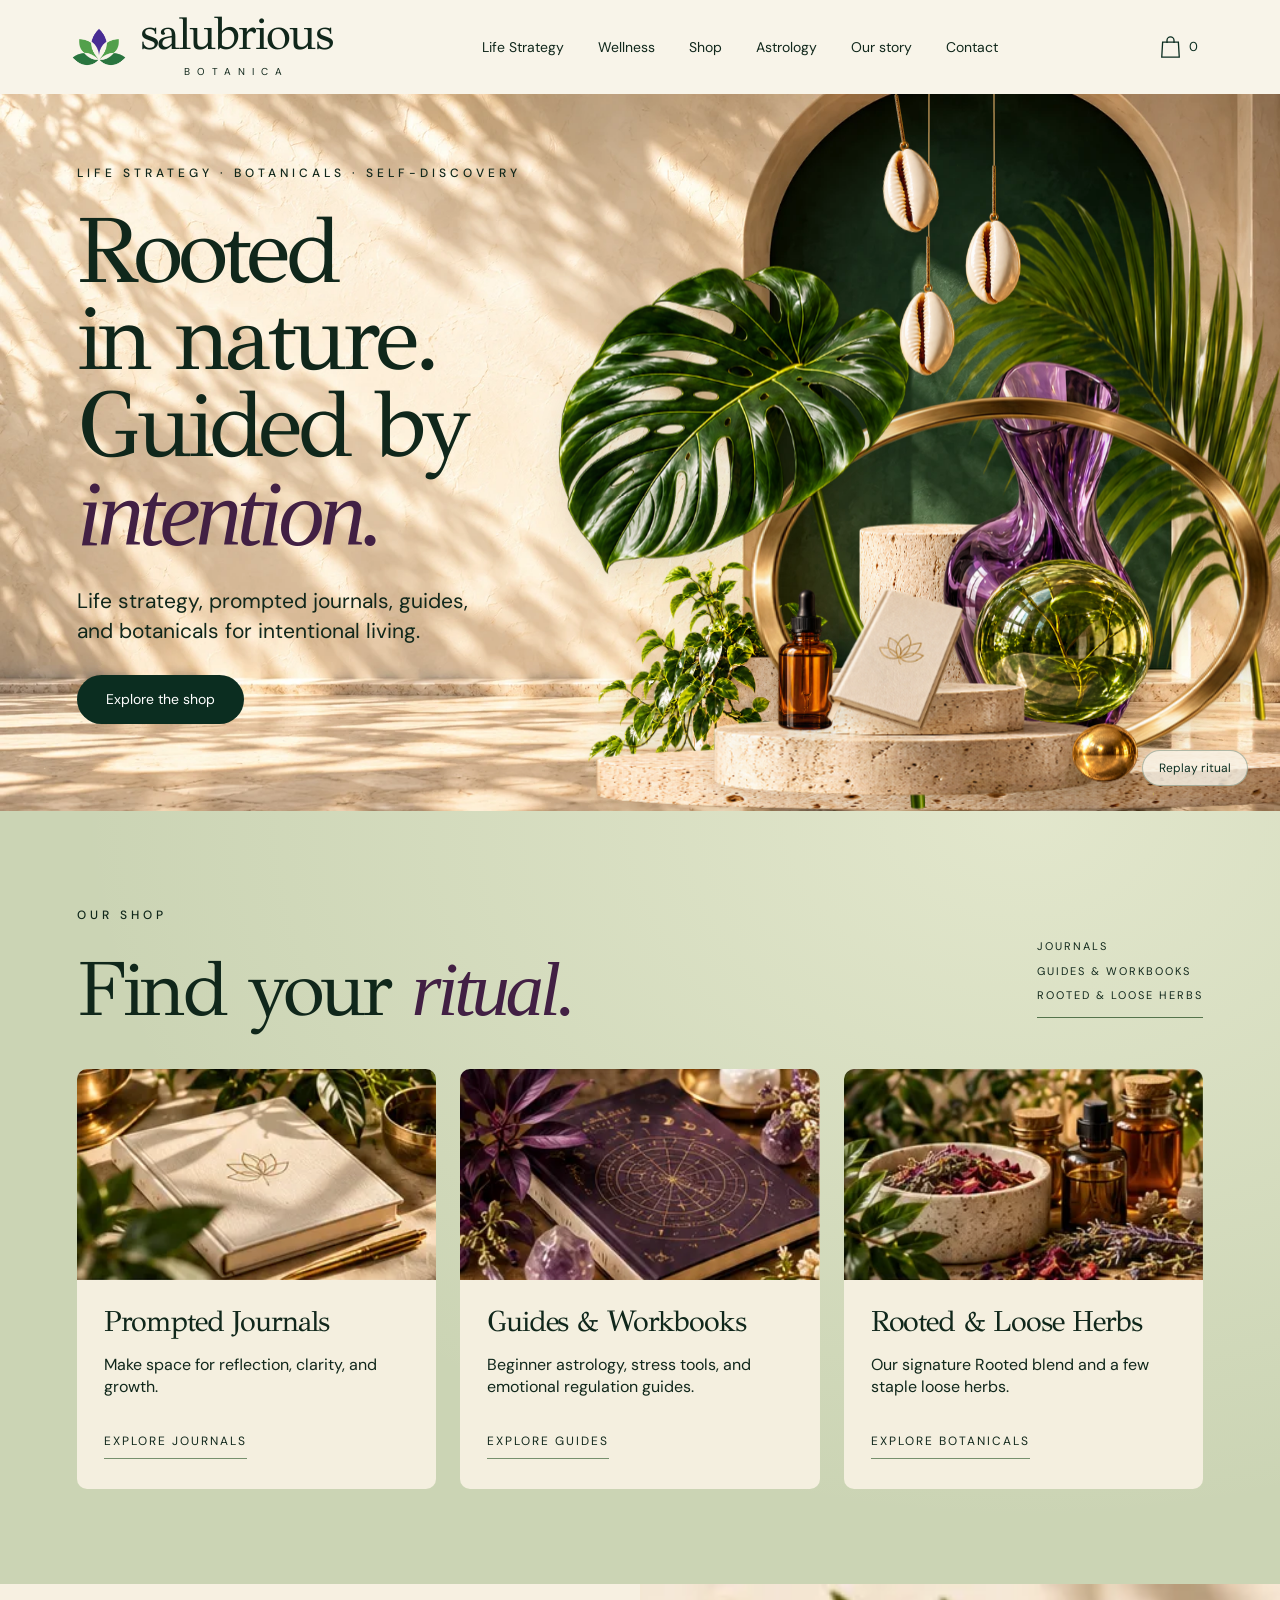
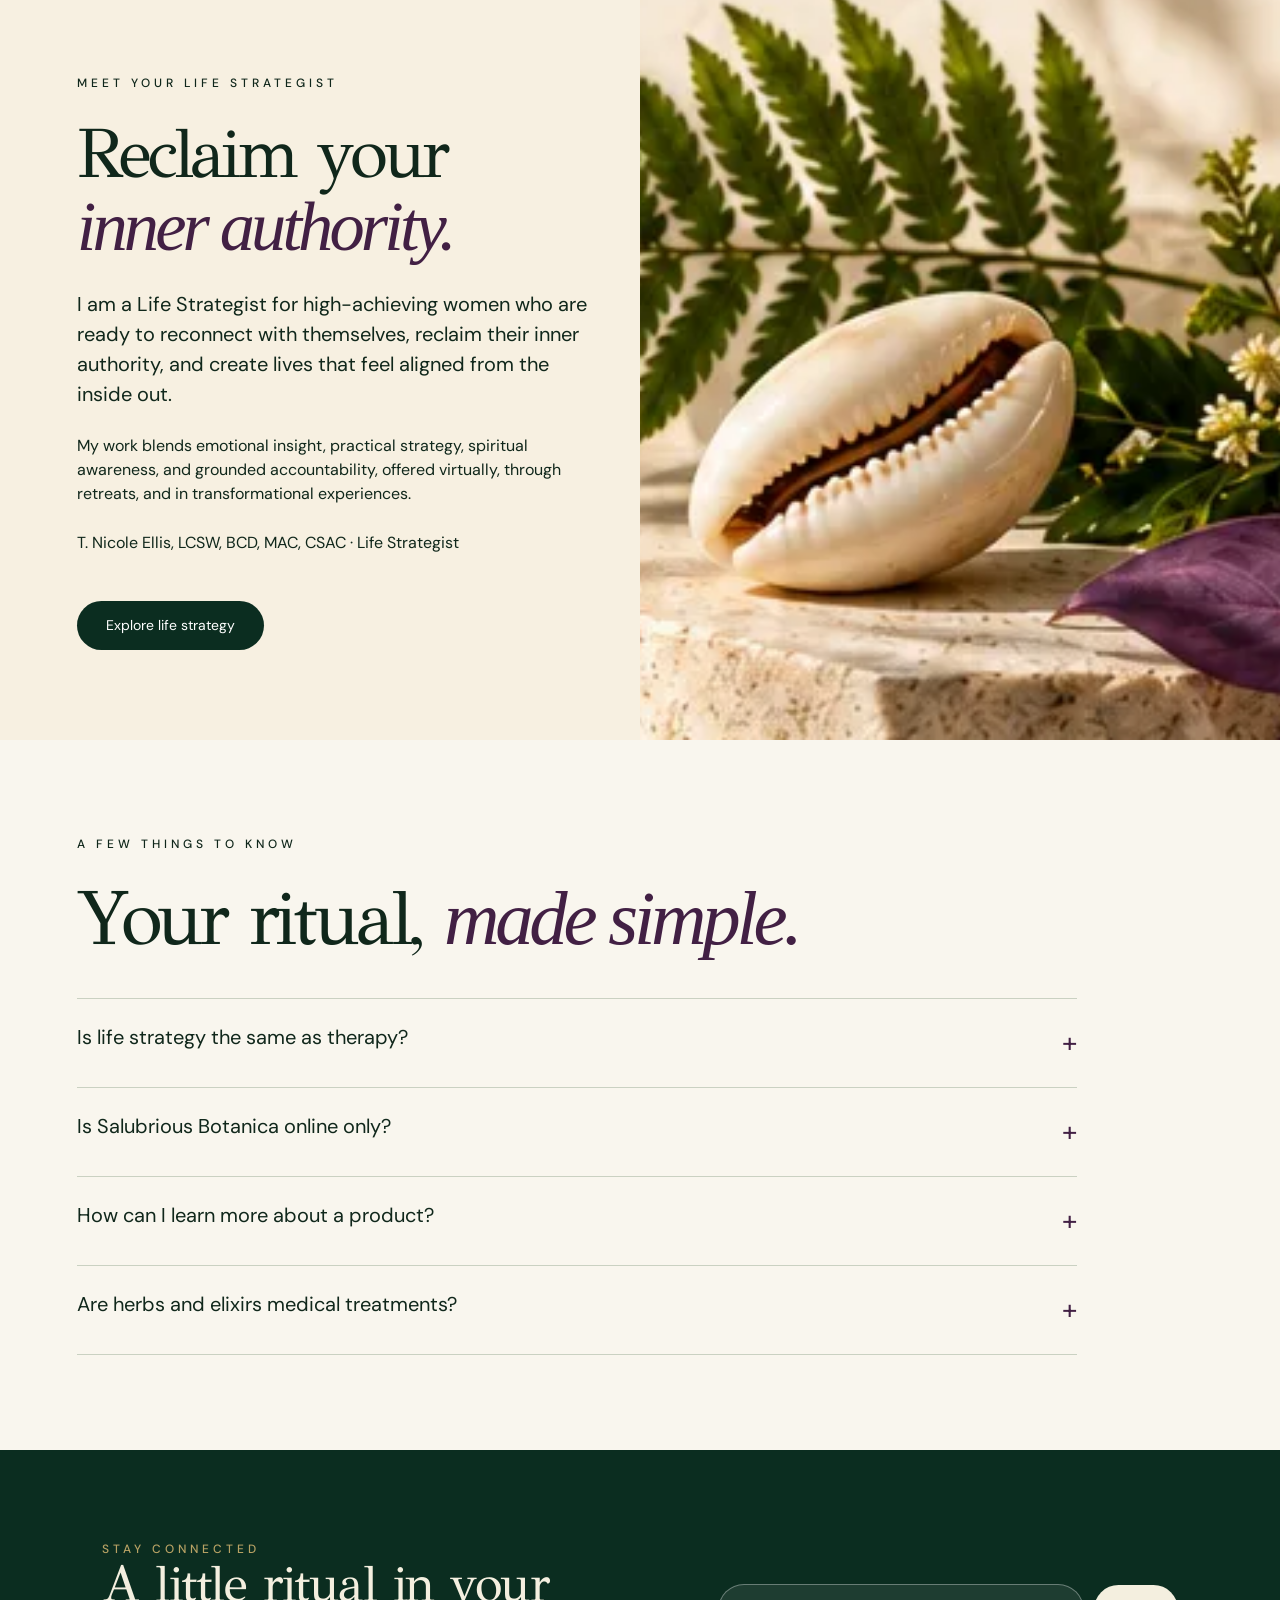
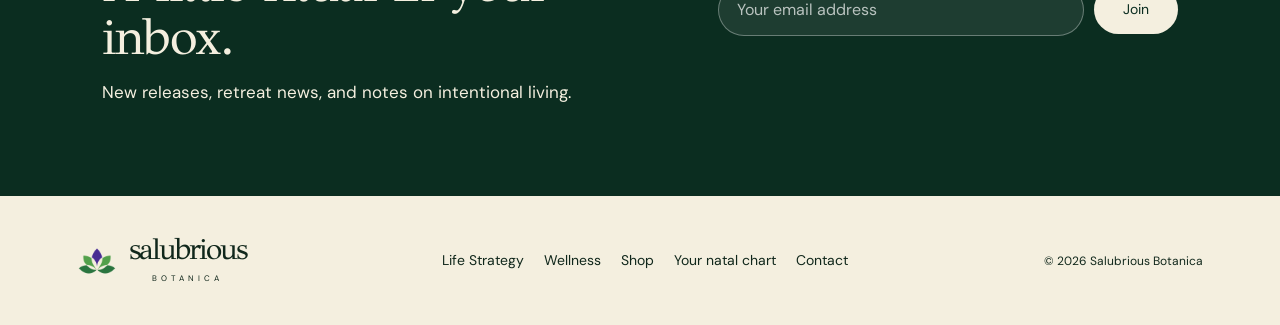
<file: index.html>
<!doctype html>
<html lang="en"><head><meta charset="utf-8"><meta name="viewport" content="width=device-width,initial-scale=1"><title>Salubrious Botanica — Rooted in nature</title><meta name="description" content="Life strategy for high-achieving women, plus prompted journals, guides, the signature Rooted blend, and loose herbs for intentional living."><link rel="icon" href="assets/lotus.png"><link rel="preconnect" href="https://fonts.googleapis.com"><link rel="preconnect" href="https://fonts.gstatic.com" crossorigin><link href="https://fonts.googleapis.com/css2?family=DM+Sans:wght@400;500;600&family=GFS+Didot&display=swap" rel="stylesheet"><link rel="stylesheet" href="/styles.css"><link rel="stylesheet" href="/store.css"></head><body>
<header><a class="brand" href="/" aria-label="Salubrious Botanica home"><img src="/assets/lotus.png" alt="" width="58" height="58"><span>salubrious<small>BOTANICA</small></span></a><nav aria-label="Main navigation"><a href="/life-strategy/">Life Strategy</a><a href="/wellness/">Wellness</a><a href="/shop/">Shop</a><a href="/astrology/">Astrology</a><a href="/about/">Our story</a><a href="/contact/">Contact</a></nav><div class="header-actions"><button class="cart-toggle" aria-label="Open shopping bag"><svg width="21" height="24" viewBox="0 0 24 27" fill="none" aria-hidden="true"><path d="M3 8h18l1 17H2L3 8Z M8 9V6a4 4 0 0 1 8 0v3" stroke="currentColor" stroke-width="1.5"/></svg><span class="cart-count">0</span></button><button class="menu-toggle" aria-expanded="false" aria-label="Open menu">Menu</button></div></header>
<main><section class="hero" id="home"><div class="hero-backdrop" aria-hidden="true"></div><div class="hero-copy"><p class="eyebrow">LIFE STRATEGY · BOTANICALS · SELF-DISCOVERY</p><h1>Rooted<br>in nature.<br>Guided by<br><em>intention.</em></h1><p class="intro">Life strategy, prompted journals, guides,<br class="desktop-break"> and botanicals for intentional living.</p><a class="button" href="/shop/">Explore the shop</a></div><div class="hero-stage" aria-hidden="true"><div class="layer slab" data-x="0" data-y="80" data-r="0"><img src="assets/slab.png" alt=""></div><div class="layer column" data-x="20" data-y="40" data-r="0"><img src="assets/column.png" alt=""></div><div class="layer trailing-plant" data-x="-70" data-y="50" data-r="-8"><img src="assets/trailing-plant.png" alt=""></div><div class="layer orb" data-x="70" data-y="30" data-r="10"><img src="assets/orb.png" alt=""></div><div class="layer gold-sphere" data-x="90" data-y="60" data-r="10"><img src="assets/gold-sphere.png" alt=""></div><div class="layer pedestal" data-x="0" data-y="85" data-r="0"><img src="assets/pedestal.png" alt=""></div><div class="layer palm" data-x="130" data-y="-20" data-r="20"><img src="assets/palm.png" alt=""></div><div class="layer vase" data-x="65" data-y="-55" data-r="12"><img src="assets/vase.png" alt=""></div><div class="layer ring" data-x="100" data-y="30" data-r="-25"><img src="assets/ring.png" alt=""></div><div class="layer monstera" data-x="-120" data-y="-25" data-r="-18"><img src="assets/monstera-stem.png" alt=""></div><div class="layer shell shell-one" data-x="-30" data-y="-110" data-r="-15"><img src="assets/hanging-cowrie.png" alt=""></div><div class="layer shell shell-two" data-x="40" data-y="-90" data-r="20"><img src="assets/hanging-cowrie.png" alt=""></div><div class="layer shell shell-three" data-x="90" data-y="-130" data-r="-20"><img src="assets/hanging-cowrie.png" alt=""></div><div class="layer bottle" data-x="-50" data-y="70" data-r="-12"><img src="assets/bottle.png" alt=""></div><div class="layer journal" data-x="50" data-y="90" data-r="15"><img src="assets/journal.png" alt=""></div></div><button class="replay" type="button" aria-label="Replay hero assembly animation">Replay ritual</button></section>
<section id="shop" class="shop section"><div class="section-heading"><div><p class="eyebrow">OUR SHOP</p><h2>Find your <em>ritual.</em></h2></div><p class="category-note">JOURNALS<br>GUIDES & WORKBOOKS<br>ROOTED & LOOSE HERBS</p></div><div class="cards"><article class="card"><a href="/shop/" class="card-image"><img src="assets/journals.webp" alt="Ivory ritual journal with a gold pen and botanical accents" width="600" height="354" loading="lazy"></a><div class="card-body"><h3>Prompted Journals</h3><p>Make space for reflection, clarity, and growth.</p><a class="text-link" href="/shop/?category=Journals">Explore journals</a></div></article><article class="card"><a href="/shop/" class="card-image"><img src="assets/astrology.webp" alt="Purple astrology workbook with a chart illustration" width="600" height="354" loading="lazy"></a><div class="card-body"><h3>Guides & Workbooks</h3><p>Beginner astrology, stress tools, and emotional regulation guides.</p><a class="text-link" href="/shop/?category=Guides%20%26%20Workbooks">Explore guides</a></div></article><article class="card"><a href="/shop/" class="card-image"><img src="assets/herbs.webp" alt="Dried botanicals in a stone bowl beside amber bottles" width="600" height="354" loading="lazy"></a><div class="card-body"><h3>Rooted & Loose Herbs</h3><p>Our signature Rooted blend and a few staple loose herbs.</p><a class="text-link" href="/shop/?category=Teas%20%26%20Elixirs">Explore botanicals</a></div></article></div></section>
<section id="story" class="story"><div class="story-copy"><p class="eyebrow">MEET YOUR LIFE STRATEGIST</p><h2>Reclaim your<br><em>inner authority.</em></h2><p>I am a Life Strategist for high-achieving women who are ready to reconnect with themselves, reclaim their inner authority, and create lives that feel aligned from the inside out.</p><p class="story-detail">My work blends emotional insight, practical strategy, spiritual awareness, and grounded accountability, offered virtually, through retreats, and in transformational experiences.</p><p class="story-detail">T. Nicole Ellis, LCSW, BCD, MAC, CSAC · Life Strategist</p><a class="button" href="/life-strategy/" style="margin-top:30px">Explore life strategy</a></div><img src="assets/ritual.webp" alt="Cowrie shell, fern, and violet leaves on a sunlit stone pedestal" width="750" height="440" loading="lazy"></section>
<section id="faq" class="faq section"><p class="eyebrow">A FEW THINGS TO KNOW</p><h2>Your ritual, <em>made simple.</em></h2><div class="questions"><details><summary>Is life strategy the same as therapy?</summary><p>No. Life strategy is a non-clinical service for personal growth, clarity, alignment, and intentional living. It does not diagnose or treat mental health concerns. If you are looking for therapy, our sister practice, <a href="https://www.salubrioustherapysolutions.com/">Salubrious Therapy Solutions</a>, can help.</p></details><details><summary>Is Salubrious Botanica online only?</summary><p>Yes. Salubrious Botanica is an online wellness store that ships within the United States. Contact us for current product availability and fulfillment details.</p></details><details><summary>How can I learn more about a product?</summary><p>Email <a href="mailto:T.Nicole@salubriousbotanica.com">T.Nicole@salubriousbotanica.com</a> or call <a href="tel:+17575932496">757-593-2496</a> for product questions.</p></details><details><summary>Are herbs and elixirs medical treatments?</summary><p>Products are intended for general wellness support. They are not intended to diagnose, treat, cure, or prevent disease.</p></details></div></section>
<section class="newsletter" id="newsletter"><div><p class="eyebrow">STAY CONNECTED</p><h2>A little ritual in your inbox.</h2><p>New releases, retreat news, and notes on intentional living.</p></div><form class="newsletter-form" data-hq-form="newsletter"><input type="text" name="company" tabindex="-1" autocomplete="off" aria-hidden="true" class="hp"><label class="sr-only" for="nl-email">Email address</label><input id="nl-email" name="email" type="email" required placeholder="Your email address" autocomplete="email"><button class="button light" type="submit">Join</button><p class="form-status" role="status" aria-live="polite"></p></form></section></main>
<footer><a class="brand" href="/"><img src="/assets/lotus.png" alt="" width="40" height="40"><span>salubrious<small>BOTANICA</small></span></a><div class="footer-links"><a href="/life-strategy/">Life Strategy</a><a href="/wellness/">Wellness</a><a href="/shop/">Shop</a><a href="/astrology/">Your natal chart</a><a href="/contact/">Contact</a></div><small>© <span id="year"></span> Salubrious Botanica</small></footer><div id="toast" role="status" aria-live="polite"></div><dialog id="cart-dialog" aria-labelledby="cart-title"><div class="cart-head"><div><p class="eyebrow">YOUR RITUALS</p><h2 id="cart-title">Your bag</h2></div><button class="icon-close" data-close-cart aria-label="Close bag">×</button></div><div id="cart-lines"></div><div id="cart-summary"></div></dialog><script src="/catalog.js"></script><script src="/common.js"></script><script src="/script.js"></script><script src="/hq.js" defer></script></body></html>
</file>
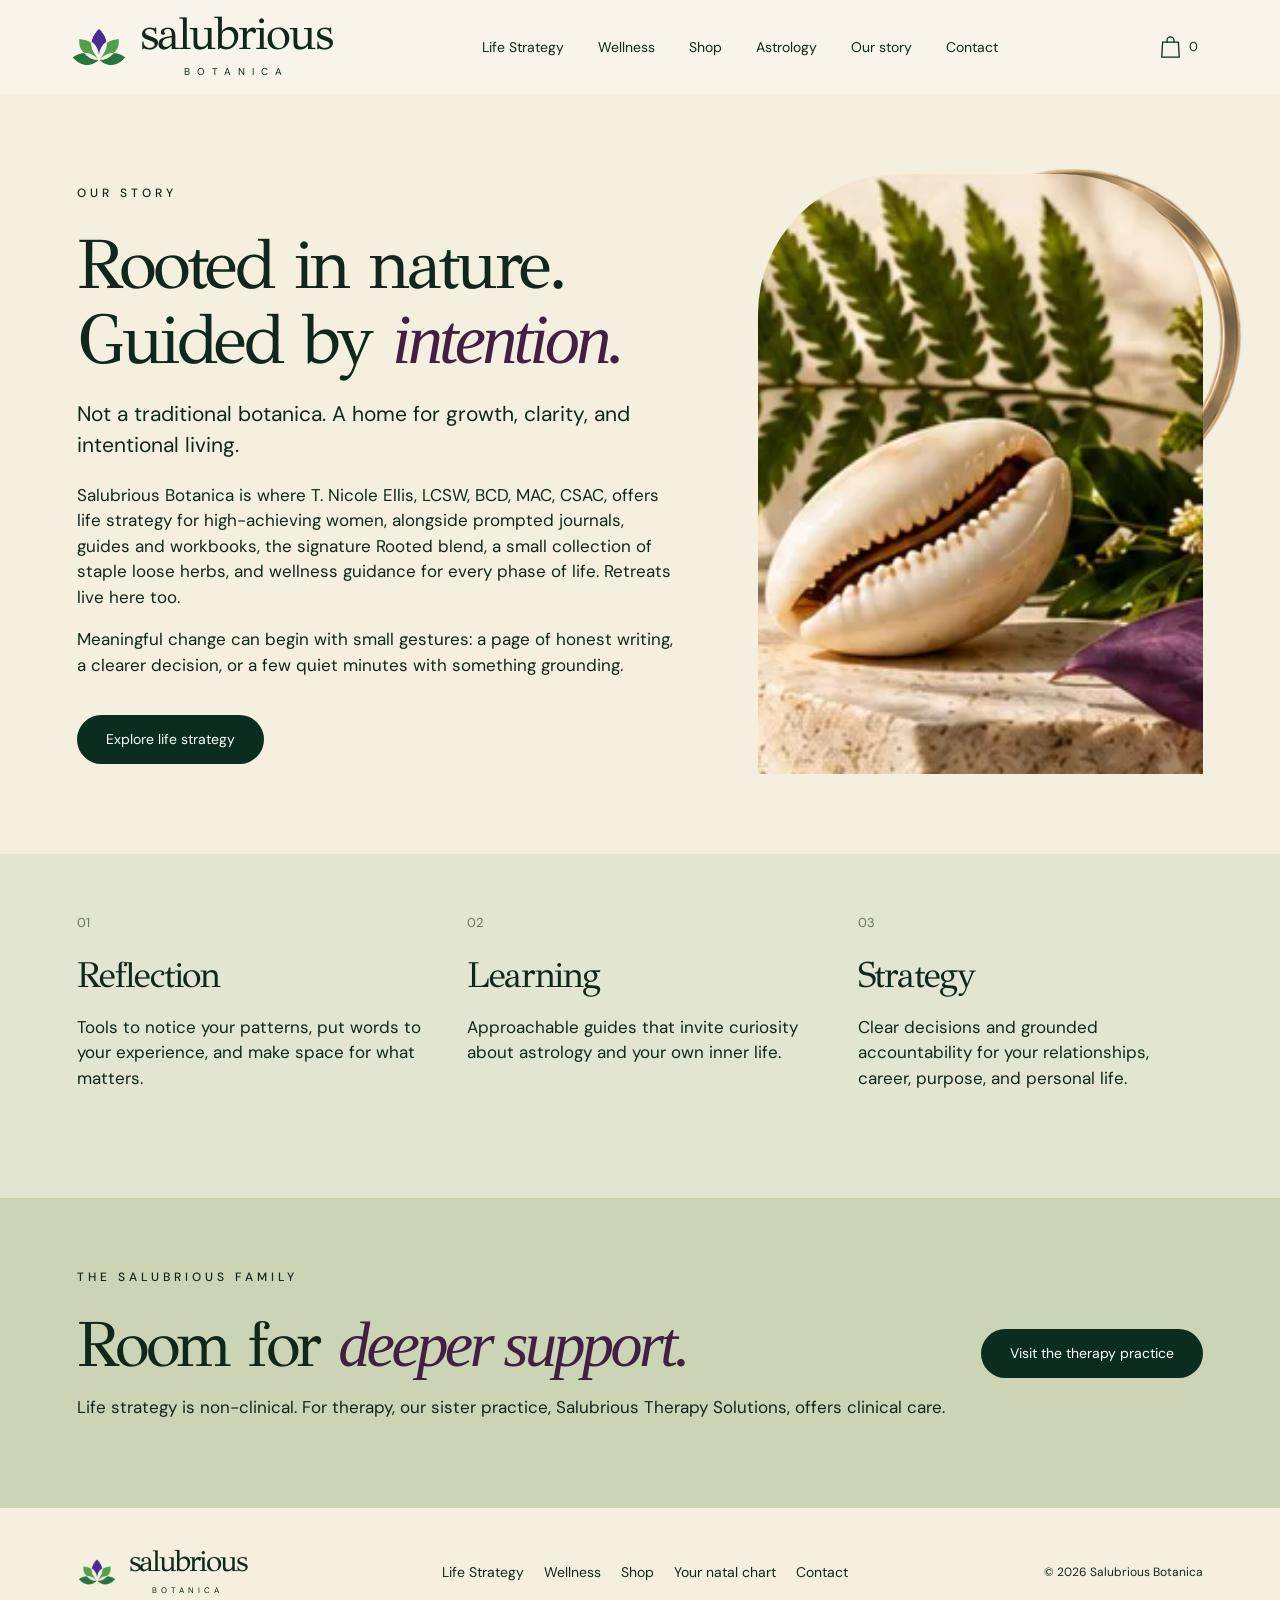
<file: about/index.html>
<!doctype html><html lang="en"><head><meta charset="utf-8"><meta name="viewport" content="width=device-width,initial-scale=1"><title>Our Story · Salubrious Botanica</title><meta name="description" content="Our Story — botanical tools for intentional living."><link rel="icon" href="/assets/lotus.png"><link rel="preconnect" href="https://fonts.googleapis.com"><link rel="preconnect" href="https://fonts.gstatic.com" crossorigin><link href="https://fonts.googleapis.com/css2?family=DM+Sans:wght@400;500;600&family=GFS+Didot&display=swap" rel="stylesheet"><link rel="stylesheet" href="/styles.css"><link rel="stylesheet" href="/store.css"></head><body><header><a class="brand" href="/" aria-label="Salubrious Botanica home"><img src="/assets/lotus.png" alt="" width="58" height="58"><span>salubrious<small>BOTANICA</small></span></a><nav aria-label="Main navigation"><a href="/life-strategy/">Life Strategy</a><a href="/wellness/">Wellness</a><a href="/shop/">Shop</a><a href="/astrology/">Astrology</a><a href="/about/">Our story</a><a href="/contact/">Contact</a></nav><div class="header-actions"><button class="cart-toggle" aria-label="Open shopping bag"><svg width="21" height="24" viewBox="0 0 24 27" fill="none" aria-hidden="true"><path d="M3 8h18l1 17H2L3 8Z M8 9V6a4 4 0 0 1 8 0v3" stroke="currentColor" stroke-width="1.5"/></svg><span class="cart-count">0</span></button><button class="menu-toggle" aria-expanded="false" aria-label="Open menu">Menu</button></div></header><main><section class="about-layout"><div><p class="eyebrow">OUR STORY</p><h1>Rooted in nature.<br>Guided by <em>intention.</em></h1><p class="lead">Not a traditional botanica. A home for growth, clarity, and intentional living.</p><p>Salubrious Botanica is where T. Nicole Ellis, LCSW, BCD, MAC, CSAC, offers life strategy for high-achieving women, alongside prompted journals, guides and workbooks, the signature Rooted blend, a small collection of staple loose herbs, and wellness guidance for every phase of life. Retreats live here too.</p><p>Meaningful change can begin with small gestures: a page of honest writing, a clearer decision, or a few quiet minutes with something grounding.</p><a class="button" href="/life-strategy/">Explore life strategy</a></div><div class="about-art"><img src="/assets/ritual.webp" alt="Cowrie shell and botanicals on a sunlit stone surface"><img class="about-art-ring" src="/assets/ring.png" alt="" aria-hidden="true"></div></section><section class="values store-section"><article><span>01</span><h3>Reflection</h3><p>Tools to notice your patterns, put words to your experience, and make space for what matters.</p></article><article><span>02</span><h3>Learning</h3><p>Approachable guides that invite curiosity about astrology and your own inner life.</p></article><article><span>03</span><h3>Strategy</h3><p>Clear decisions and grounded accountability for your relationships, career, purpose, and personal life.</p></article></section><section class="journal-callout"><div><p class="eyebrow">THE SALUBRIOUS FAMILY</p><h2>Room for <em>deeper support.</em></h2><p>Life strategy is non-clinical. For therapy, our sister practice, Salubrious Therapy Solutions, offers clinical care.</p></div><a class="button" href="https://www.salubrioustherapysolutions.com/">Visit the therapy practice</a></section></main><footer><a class="brand" href="/"><img src="/assets/lotus.png" alt="" width="40" height="40"><span>salubrious<small>BOTANICA</small></span></a><div class="footer-links"><a href="/life-strategy/">Life Strategy</a><a href="/wellness/">Wellness</a><a href="/shop/">Shop</a><a href="/astrology/">Your natal chart</a><a href="/contact/">Contact</a></div><small>© <span id="year"></span> Salubrious Botanica</small></footer><div id="toast" role="status" aria-live="polite"></div><dialog id="cart-dialog" aria-labelledby="cart-title"><div class="cart-head"><div><p class="eyebrow">YOUR RITUALS</p><h2 id="cart-title">Your bag</h2></div><button class="icon-close" data-close-cart aria-label="Close bag">×</button></div><div id="cart-lines"></div><div id="cart-summary"></div></dialog><script src="/catalog.js"></script><script src="/common.js"></script><script src="/hq.js" defer></script></body></html>
</file>
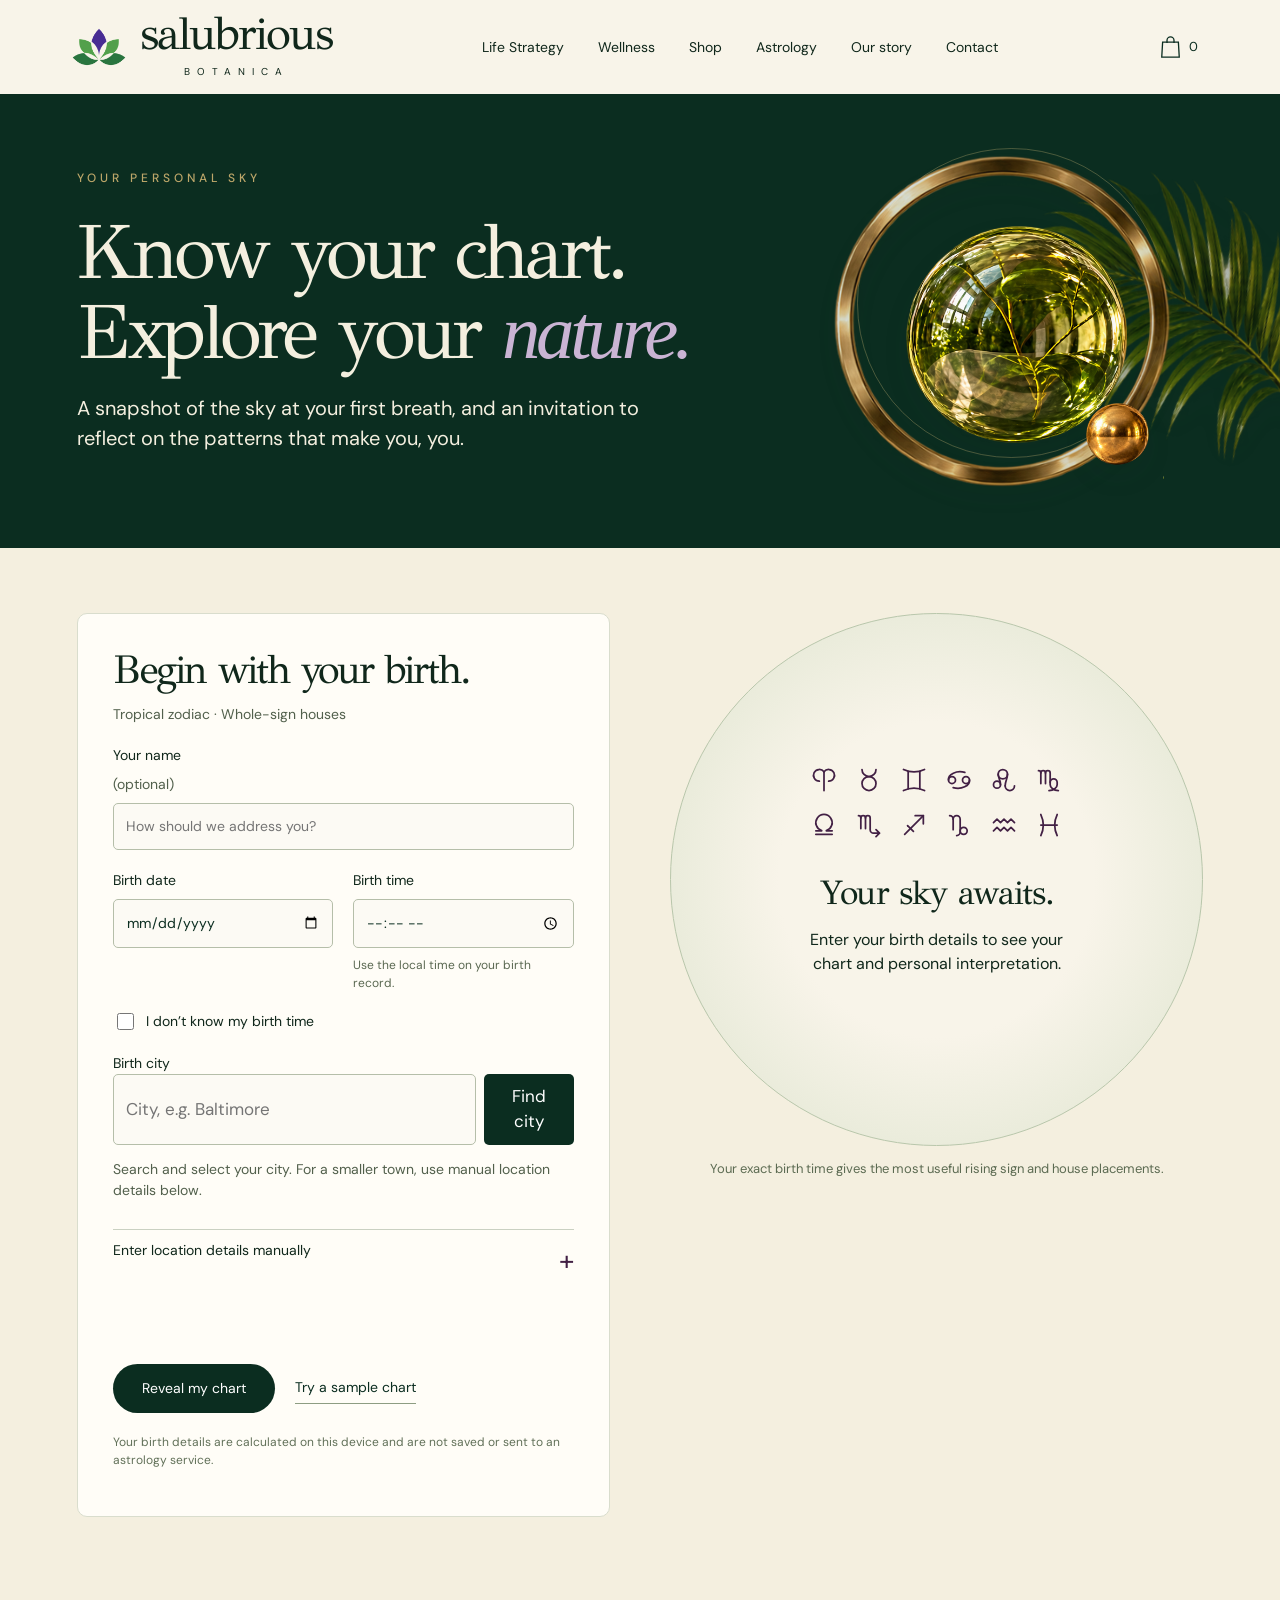
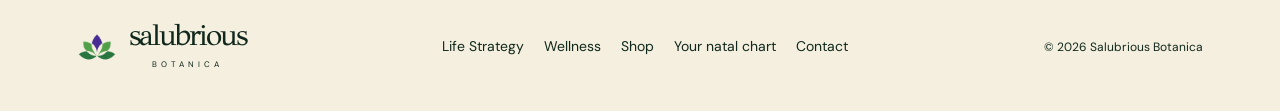
<file: astrology/index.html>
<!doctype html><html lang="en"><head><meta charset="utf-8"><meta name="viewport" content="width=device-width,initial-scale=1"><title>Your Natal Chart · Salubrious Botanica</title><meta name="description" content="Your Natal Chart — botanical tools for intentional living."><link rel="icon" href="/assets/lotus.png"><link rel="preconnect" href="https://fonts.googleapis.com"><link rel="preconnect" href="https://fonts.gstatic.com" crossorigin><link href="https://fonts.googleapis.com/css2?family=DM+Sans:wght@400;500;600&family=GFS+Didot&display=swap" rel="stylesheet"><link rel="stylesheet" href="/styles.css"><link rel="stylesheet" href="/store.css"></head><body><header><a class="brand" href="/" aria-label="Salubrious Botanica home"><img src="/assets/lotus.png" alt="" width="58" height="58"><span>salubrious<small>BOTANICA</small></span></a><nav aria-label="Main navigation"><a href="/life-strategy/">Life Strategy</a><a href="/wellness/">Wellness</a><a href="/shop/">Shop</a><a href="/astrology/">Astrology</a><a href="/about/">Our story</a><a href="/contact/">Contact</a></nav><div class="header-actions"><button class="cart-toggle" aria-label="Open shopping bag"><svg width="21" height="24" viewBox="0 0 24 27" fill="none" aria-hidden="true"><path d="M3 8h18l1 17H2L3 8Z M8 9V6a4 4 0 0 1 8 0v3" stroke="currentColor" stroke-width="1.5"/></svg><span class="cart-count">0</span></button><button class="menu-toggle" aria-expanded="false" aria-label="Open menu">Menu</button></div></header><main><section class="astrology-intro"><p class="eyebrow">YOUR PERSONAL SKY</p><h1>Know your chart.<br>Explore your <em>nature.</em></h1><p>A snapshot of the sky at your first breath, and an invitation to reflect on the patterns that make you, you.</p><div class="header-decoration decoration-astrology" aria-hidden="true"><img src="/assets/palm.png" class="deco-sprig" alt=""><img src="/assets/ring.png" class="deco-halo" alt=""><img src="/assets/orb.png" class="deco-object" alt=""><img src="/assets/gold-sphere.png" class="deco-small-object" alt=""></div></section><section class="chart-workspace"><form id="birth-form" class="birth-form"><h2>Begin with your birth.</h2><p class="muted">Tropical zodiac · Whole-sign houses</p><label class="field">Your name <span class="muted">(optional)</span><input id="birth-name" maxlength="70" autocomplete="given-name" placeholder="How should we address you?"></label><div class="form-grid"><label class="field">Birth date<input id="birth-date" type="date" min="1900-01-01" max="2099-12-31" required></label><label class="field">Birth time<input id="birth-time" type="time" required><small>Use the local time on your birth record.</small></label></div><label class="check-row"><input id="unknown-time" type="checkbox">I don’t know my birth time</label><label class="field" for="birth-city">Birth city</label><div class="search-row"><input id="birth-city" placeholder="City, e.g. Baltimore" autocomplete="off" aria-describedby="city-help"><button type="button" id="find-city">Find city</button></div><p id="city-help" class="muted">Search and select your city. For a smaller town, use manual location details below.</p><div id="city-options" class="city-options" aria-live="polite"></div><p id="selected-place" class="selected-place" aria-live="polite"></p><details class="manual-fields"><summary>Enter location details manually</summary><div class="form-grid"><label class="field">Latitude<input id="birth-lat" type="number" step="any" min="-89.99" max="89.99" placeholder="39.2904"></label><label class="field">Longitude<input id="birth-lon" type="number" step="any" min="-180" max="180" placeholder="-76.6122"></label></div><label class="field">Time zone<input id="birth-zone" placeholder="America/New_York" autocomplete="off"><small>Use an IANA time-zone name. Historical daylight saving is applied automatically.</small></label></details><div id="dst-field" hidden><label class="field">This clock time occurred twice<select id="dst-choice"><option value="">Choose the occurrence</option><option value="0">Earlier occurrence (before clocks moved back)</option><option value="1">Later occurrence (after clocks moved back)</option></select></label></div><p id="chart-error" class="form-error" role="alert"></p><div class="form-actions"><button type="submit" class="button">Reveal my chart</button><button type="button" class="plain-button" id="sample-chart">Try a sample chart</button></div><p class="astro-privacy">Your birth details are calculated on this device and are not saved or sent to an astrology service.</p></form><div class="chart-preview"><div id="chart-wheel"><div class="chart-placeholder"><div class="zodiac-icon-grid" aria-hidden="true"><svg viewBox="0 0 24 24" fill="none" stroke="currentColor" stroke-width="1.5" stroke-linecap="round" stroke-linejoin="round"><path d="M12 5a5 5 0 1 0 -4 8" />
  <path d="M16 13a5 5 0 1 0 -4 -8" />
  <path d="M12 21l0 -16" /></svg><svg viewBox="0 0 24 24" fill="none" stroke="currentColor" stroke-width="1.5" stroke-linecap="round" stroke-linejoin="round"><path d="M6 3a6 6 0 0 0 12 0" />
  <path d="M6 15a6 6 0 1 0 12 0a6 6 0 1 0 -12 0" /></svg><svg viewBox="0 0 24 24" fill="none" stroke="currentColor" stroke-width="1.5" stroke-linecap="round" stroke-linejoin="round"><path d="M3 3a21 21 0 0 0 18 0" />
  <path d="M3 21a21 21 0 0 1 18 0" />
  <path d="M7 4.5l0 15" />
  <path d="M17 4.5l0 15" /></svg><svg viewBox="0 0 24 24" fill="none" stroke="currentColor" stroke-width="1.5" stroke-linecap="round" stroke-linejoin="round"><path d="M3 12a3 3 0 1 0 6 0a3 3 0 1 0 -6 0" />
  <path d="M15 12a3 3 0 1 0 6 0a3 3 0 1 0 -6 0" />
  <path d="M3 12a10 6.5 0 0 1 14 -6.5" />
  <path d="M21 12a10 6.5 0 0 1 -14 6.5" /></svg><svg viewBox="0 0 24 24" fill="none" stroke="currentColor" stroke-width="1.5" stroke-linecap="round" stroke-linejoin="round"><path d="M13 17a4 4 0 1 0 8 0" />
  <path d="M3 16a3 3 0 1 0 6 0a3 3 0 1 0 -6 0" />
  <path d="M7 7a4 4 0 1 0 8 0a4 4 0 1 0 -8 0" />
  <path d="M7 7c0 3 2 5 2 9" />
  <path d="M15 7c0 4 -2 6 -2 10" /></svg><svg viewBox="0 0 24 24" fill="none" stroke="currentColor" stroke-width="1.5" stroke-linecap="round" stroke-linejoin="round"><path d="M3 4a2 2 0 0 1 2 2v9" />
  <path d="M5 6a2 2 0 0 1 4 0v9" />
  <path d="M9 6a2 2 0 0 1 4 0v10a7 5 0 0 0 7 5" />
  <path d="M12 21a7 5 0 0 0 7 -5v-2a3 3 0 0 0 -6 0" /></svg><svg viewBox="0 0 24 24" fill="none" stroke="currentColor" stroke-width="1.5" stroke-linecap="round" stroke-linejoin="round"><path d="M5 20l14 0" />
  <path d="M5 17h5v-.3a7 7 0 1 1 4 0v.3h5" /></svg><svg viewBox="0 0 24 24" fill="none" stroke="currentColor" stroke-width="1.5" stroke-linecap="round" stroke-linejoin="round"><path d="M3 4a2 2 0 0 1 2 2v9" />
  <path d="M5 6a2 2 0 0 1 4 0v9" />
  <path d="M9 6a2 2 0 0 1 4 0v10a3 3 0 0 0 3 3h5l-3 -3m0 6l3 -3" /></svg><svg viewBox="0 0 24 24" fill="none" stroke="currentColor" stroke-width="1.5" stroke-linecap="round" stroke-linejoin="round"><path d="M4 20l16 -16" />
  <path d="M13 4h7v7" />
  <path d="M6.5 12.5l5 5" /></svg><svg viewBox="0 0 24 24" fill="none" stroke="currentColor" stroke-width="1.5" stroke-linecap="round" stroke-linejoin="round"><path d="M4 4a3 3 0 0 1 3 3v9" />
  <path d="M7 7a3 3 0 0 1 6 0v11a3 3 0 0 1 -3 3" />
  <path d="M13 17a3 3 0 1 0 6 0a3 3 0 1 0 -6 0" /></svg><svg viewBox="0 0 24 24" fill="none" stroke="currentColor" stroke-width="1.5" stroke-linecap="round" stroke-linejoin="round"><path d="M3 10l3 -3l3 3l3 -3l3 3l3 -3l3 3" />
  <path d="M3 17l3 -3l3 3l3 -3l3 3l3 -3l3 3" /></svg><svg viewBox="0 0 24 24" fill="none" stroke="currentColor" stroke-width="1.5" stroke-linecap="round" stroke-linejoin="round"><path d="M5 3a21 21 0 0 1 0 18" />
  <path d="M19 3a21 21 0 0 0 0 18" />
  <path d="M5 12l14 0" /></svg></div><h3>Your sky awaits.</h3><p>Enter your birth details to see your chart and personal interpretation.</p></div></div><p id="chart-caption" class="chart-note">Your exact birth time gives the most useful rising sign and house placements.</p></div></section><section id="chart-report" class="report" hidden><div class="report-top"><div><p class="eyebrow">A MAP FOR SELF-REFLECTION</p><h2 id="report-title">Your natal portrait.</h2></div><div class="report-actions"><button type="button" class="button" id="print-report">Print / save PDF</button><button type="button" class="plain-button" id="edit-chart">Edit birth details</button></div></div><p id="report-meta" class="muted"></p><div id="big-three" class="big-three"></div><div class="report-columns"><div id="written-report"></div><aside><h3>Your placements</h3><div class="table-wrap"><table class="placement-table"><thead><tr><th>Planet</th><th>Sign & degree</th><th>House</th></tr></thead><tbody id="placement-rows"></tbody></table></div><section class="reading-section"><h3>Major aspects</h3><ul id="aspect-list" class="aspect-list"></ul></section></aside></div><p class="method-note">Positions calculated with <a href="https://github.com/cosinekitty/astronomy">Astronomy Engine</a>; birth-city data from <a href="https://www.geonames.org/">GeoNames</a> (CC BY). Tropical, geocentric positions and whole-sign houses. Interpretations are reflective astrological descriptions, not scientific predictions. If the birth time is unknown, noon is used for approximate planetary positions and rising sign and houses are omitted.</p></section></main><footer><a class="brand" href="/"><img src="/assets/lotus.png" alt="" width="40" height="40"><span>salubrious<small>BOTANICA</small></span></a><div class="footer-links"><a href="/life-strategy/">Life Strategy</a><a href="/wellness/">Wellness</a><a href="/shop/">Shop</a><a href="/astrology/">Your natal chart</a><a href="/contact/">Contact</a></div><small>© <span id="year"></span> Salubrious Botanica</small></footer><div id="toast" role="status" aria-live="polite"></div><dialog id="cart-dialog" aria-labelledby="cart-title"><div class="cart-head"><div><p class="eyebrow">YOUR RITUALS</p><h2 id="cart-title">Your bag</h2></div><button class="icon-close" data-close-cart aria-label="Close bag">×</button></div><div id="cart-lines"></div><div id="cart-summary"></div></dialog><script src="/catalog.js"></script><script src="/common.js"></script><script src="/vendor/astronomy.min.js"></script><script src="/astro-core.js"></script><script src="/astro-icons.js"></script><script src="/astrology.js"></script><script src="/hq.js" defer></script></body></html>
</file>
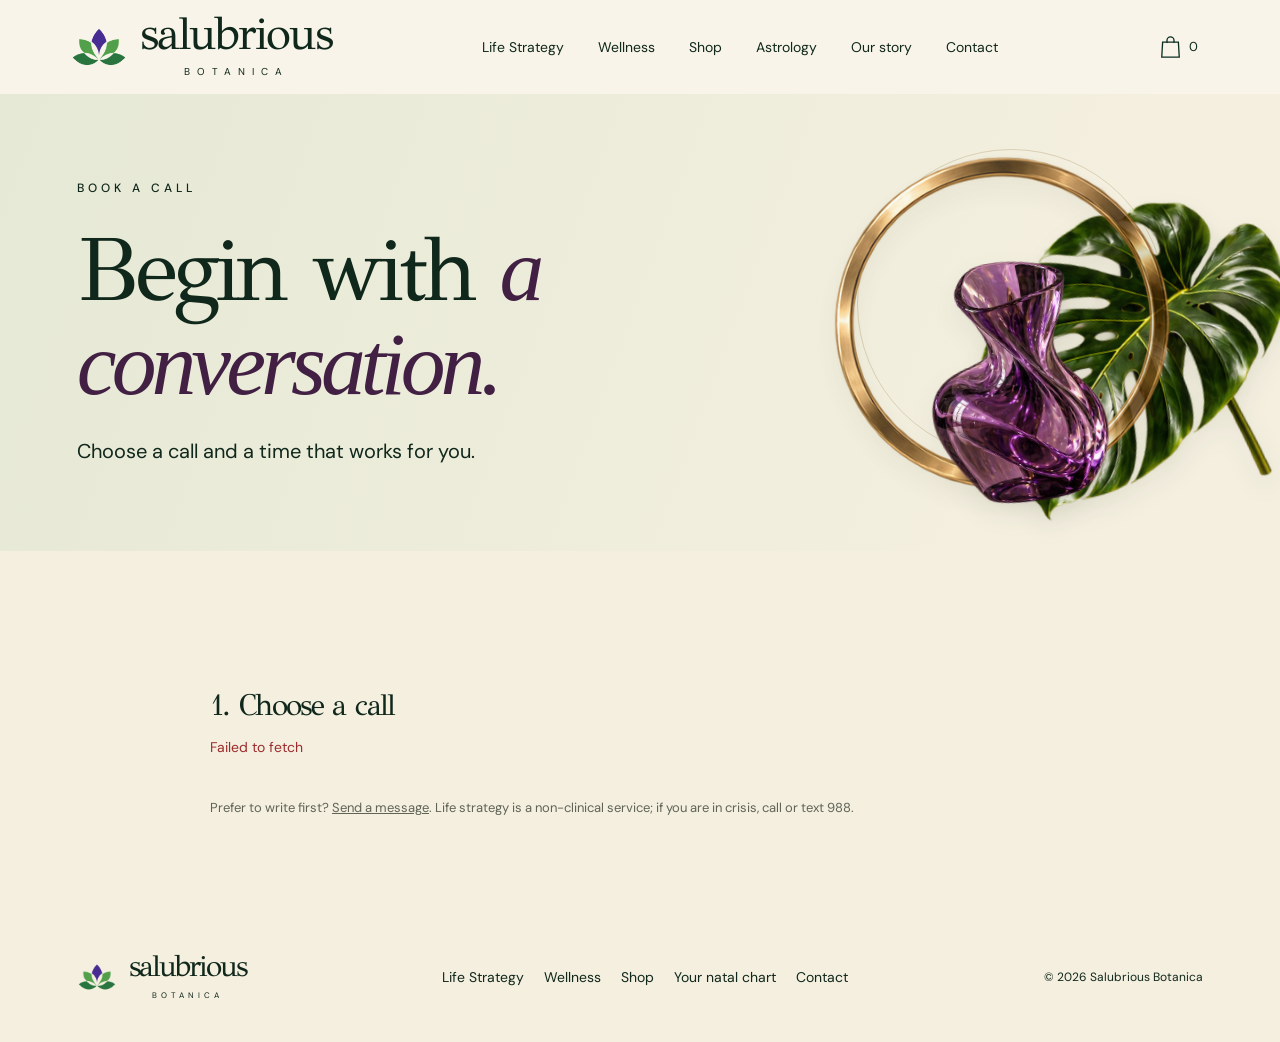
<file: book/index.html>
<!doctype html><html lang="en"><head><meta charset="utf-8"><meta name="viewport" content="width=device-width,initial-scale=1"><title>Book a call · Salubrious Botanica</title><meta name="description" content="Book a life strategy discovery call with T. Nicole Ellis, LCSW, BCD, MAC, CSAC."><link rel="icon" href="/assets/lotus.png"><link rel="preconnect" href="https://fonts.googleapis.com"><link rel="preconnect" href="https://fonts.gstatic.com" crossorigin><link href="https://fonts.googleapis.com/css2?family=DM+Sans:wght@400;500;600&family=GFS+Didot&display=swap" rel="stylesheet"><link rel="stylesheet" href="/styles.css"><link rel="stylesheet" href="/store.css"></head><body><header><a class="brand" href="/" aria-label="Salubrious Botanica home"><img src="/assets/lotus.png" alt="" width="58" height="58"><span>salubrious<small>BOTANICA</small></span></a><nav aria-label="Main navigation"><a href="/life-strategy/">Life Strategy</a><a href="/wellness/">Wellness</a><a href="/shop/">Shop</a><a href="/astrology/">Astrology</a><a href="/about/">Our story</a><a href="/contact/">Contact</a></nav><div class="header-actions"><button class="cart-toggle" aria-label="Open shopping bag"><svg width="21" height="24" viewBox="0 0 24 27" fill="none" aria-hidden="true"><path d="M3 8h18l1 17H2L3 8Z M8 9V6a4 4 0 0 1 8 0v3" stroke="currentColor" stroke-width="1.5"/></svg><span class="cart-count">0</span></button><button class="menu-toggle" aria-expanded="false" aria-label="Open menu">Menu</button></div></header><main><section class="inner-intro"><p class="eyebrow">BOOK A CALL</p><h1>Begin with <em>a conversation.</em></h1><p>Choose a call and a time that works for you.</p><div class="header-decoration decoration-life" aria-hidden="true"><img src="/assets/monstera.png" class="deco-sprig" alt=""><img src="/assets/ring.png" class="deco-halo" alt=""><img src="/assets/vase.png" class="deco-object" alt=""></div></section><section class="booking section"><div id="booking" class="booking-app" aria-live="polite"><p class="booking-muted">Loading times…</p></div><p class="booking-foot">Prefer to write first? <a href="/contact/?interest=life_strategy#inquiry">Send a message</a>. Life strategy is a non-clinical service; if you are in crisis, call or text 988.</p></section></main></main><footer><a class="brand" href="/"><img src="/assets/lotus.png" alt="" width="40" height="40"><span>salubrious<small>BOTANICA</small></span></a><div class="footer-links"><a href="/life-strategy/">Life Strategy</a><a href="/wellness/">Wellness</a><a href="/shop/">Shop</a><a href="/astrology/">Your natal chart</a><a href="/contact/">Contact</a></div><small>© <span id="year"></span> Salubrious Botanica</small></footer><div id="toast" role="status" aria-live="polite"></div><dialog id="cart-dialog" aria-labelledby="cart-title"><div class="cart-head"><div><p class="eyebrow">YOUR RITUALS</p><h2 id="cart-title">Your bag</h2></div><button class="icon-close" data-close-cart aria-label="Close bag">×</button></div><div id="cart-lines"></div><div id="cart-summary"></div></dialog><script src="/catalog.js"></script><script src="/common.js"></script><script src="/hq.js" defer></script><script src="/book.js" defer></script></body></html>
</file>
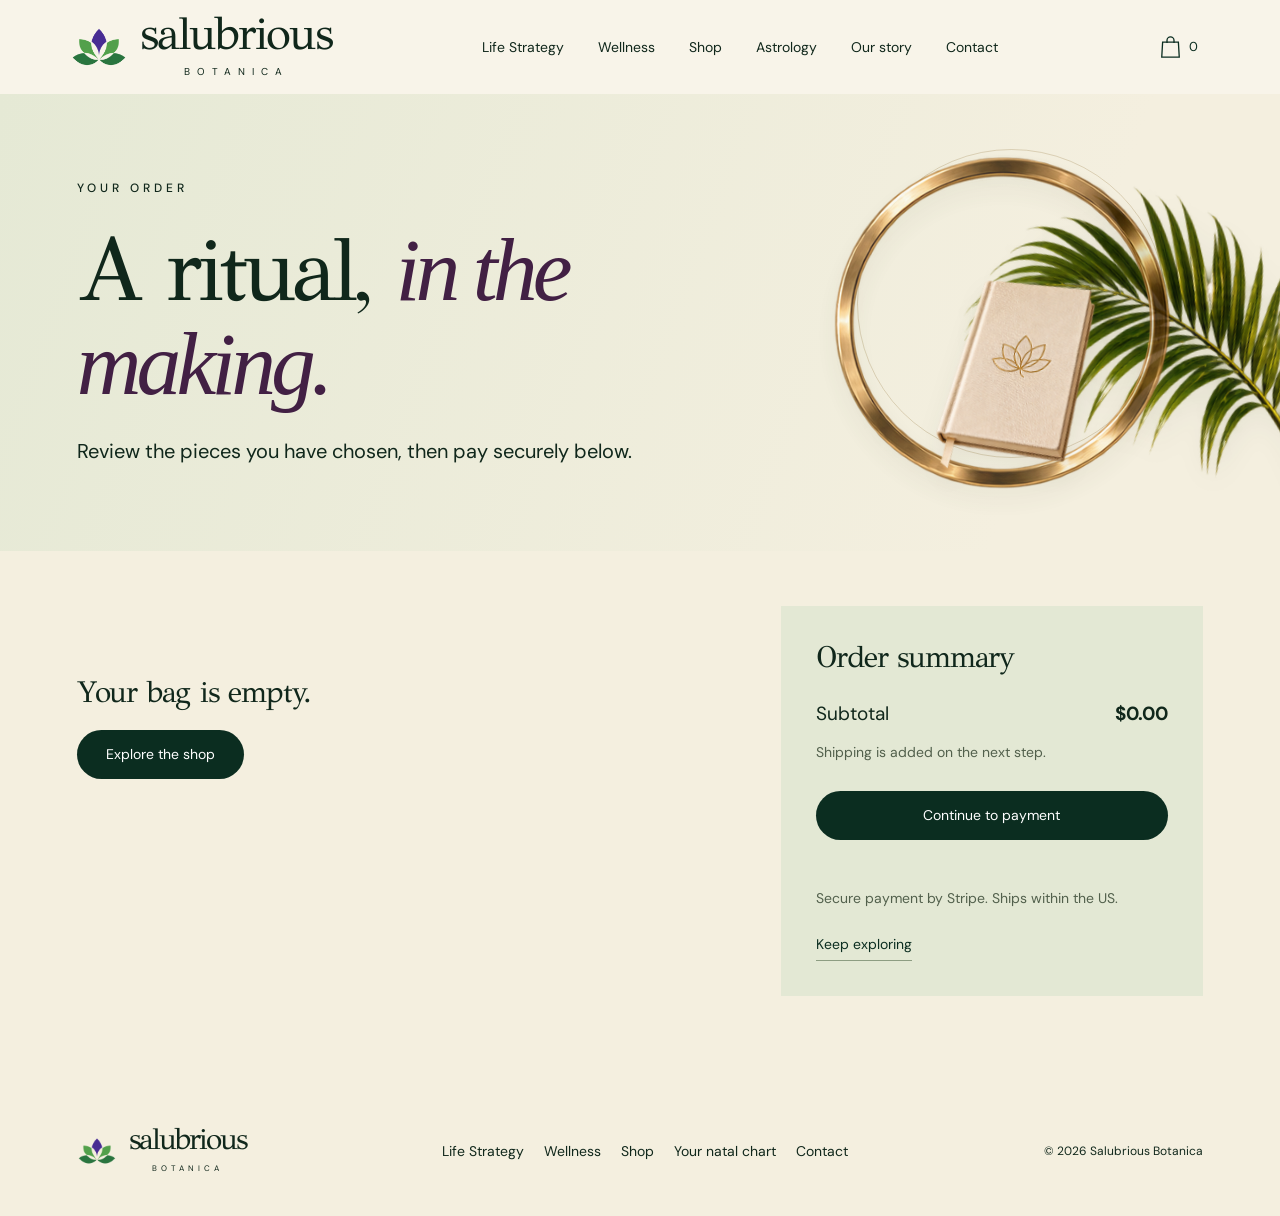
<file: checkout/index.html>
<!doctype html><html lang="en"><head><meta charset="utf-8"><meta name="viewport" content="width=device-width,initial-scale=1"><title>Checkout · Salubrious Botanica</title><meta name="description" content="Checkout — botanical tools for intentional living."><link rel="icon" href="/assets/lotus.png"><link rel="preconnect" href="https://fonts.googleapis.com"><link rel="preconnect" href="https://fonts.gstatic.com" crossorigin><link href="https://fonts.googleapis.com/css2?family=DM+Sans:wght@400;500;600&family=GFS+Didot&display=swap" rel="stylesheet"><link rel="stylesheet" href="/styles.css"><link rel="stylesheet" href="/store.css"></head><body><header><a class="brand" href="/" aria-label="Salubrious Botanica home"><img src="/assets/lotus.png" alt="" width="58" height="58"><span>salubrious<small>BOTANICA</small></span></a><nav aria-label="Main navigation"><a href="/life-strategy/">Life Strategy</a><a href="/wellness/">Wellness</a><a href="/shop/">Shop</a><a href="/astrology/">Astrology</a><a href="/about/">Our story</a><a href="/contact/">Contact</a></nav><div class="header-actions"><button class="cart-toggle" aria-label="Open shopping bag"><svg width="21" height="24" viewBox="0 0 24 27" fill="none" aria-hidden="true"><path d="M3 8h18l1 17H2L3 8Z M8 9V6a4 4 0 0 1 8 0v3" stroke="currentColor" stroke-width="1.5"/></svg><span class="cart-count">0</span></button><button class="menu-toggle" aria-expanded="false" aria-label="Open menu">Menu</button></div></header><main><section class="inner-intro"><p class="eyebrow">YOUR ORDER</p><h1>A ritual, <em>in the making.</em></h1><p>Review the pieces you have chosen, then pay securely below.</p><div class="header-decoration decoration-checkout" aria-hidden="true"><img src="/assets/palm.png" class="deco-sprig" alt=""><img src="/assets/ring.png" class="deco-halo" alt=""><img src="/assets/journal.png" class="deco-object" alt=""></div></section><section class="checkout-layout store-section"><div id="checkout-lines"></div><aside><h3>Order summary</h3><div id="checkout-total"></div><button class="button full" id="checkout-go" type="button">Continue to payment</button><p class="form-error" id="checkout-error" role="alert"></p><p class="muted">Secure payment by Stripe. Ships within the US.</p><a class="plain-button" href="/shop/">Keep exploring</a></aside></section><section class="store-section pay-section" id="pay-section" hidden><div class="pay-head"><h2>Payment &amp; shipping</h2><button class="plain-button" id="checkout-back" type="button">← Edit bag</button></div><div id="embedded-checkout"></div></section></main><footer><a class="brand" href="/"><img src="/assets/lotus.png" alt="" width="40" height="40"><span>salubrious<small>BOTANICA</small></span></a><div class="footer-links"><a href="/life-strategy/">Life Strategy</a><a href="/wellness/">Wellness</a><a href="/shop/">Shop</a><a href="/astrology/">Your natal chart</a><a href="/contact/">Contact</a></div><small>© <span id="year"></span> Salubrious Botanica</small></footer><div id="toast" role="status" aria-live="polite"></div><dialog id="cart-dialog" aria-labelledby="cart-title"><div class="cart-head"><div><p class="eyebrow">YOUR RITUALS</p><h2 id="cart-title">Your bag</h2></div><button class="icon-close" data-close-cart aria-label="Close bag">×</button></div><div id="cart-lines"></div><div id="cart-summary"></div></dialog><script src="/catalog.js"></script><script src="/common.js"></script><script>window.renderCheckout();</script><script src="/checkout.js"></script><script src="/hq.js" defer></script></body></html>
</file>
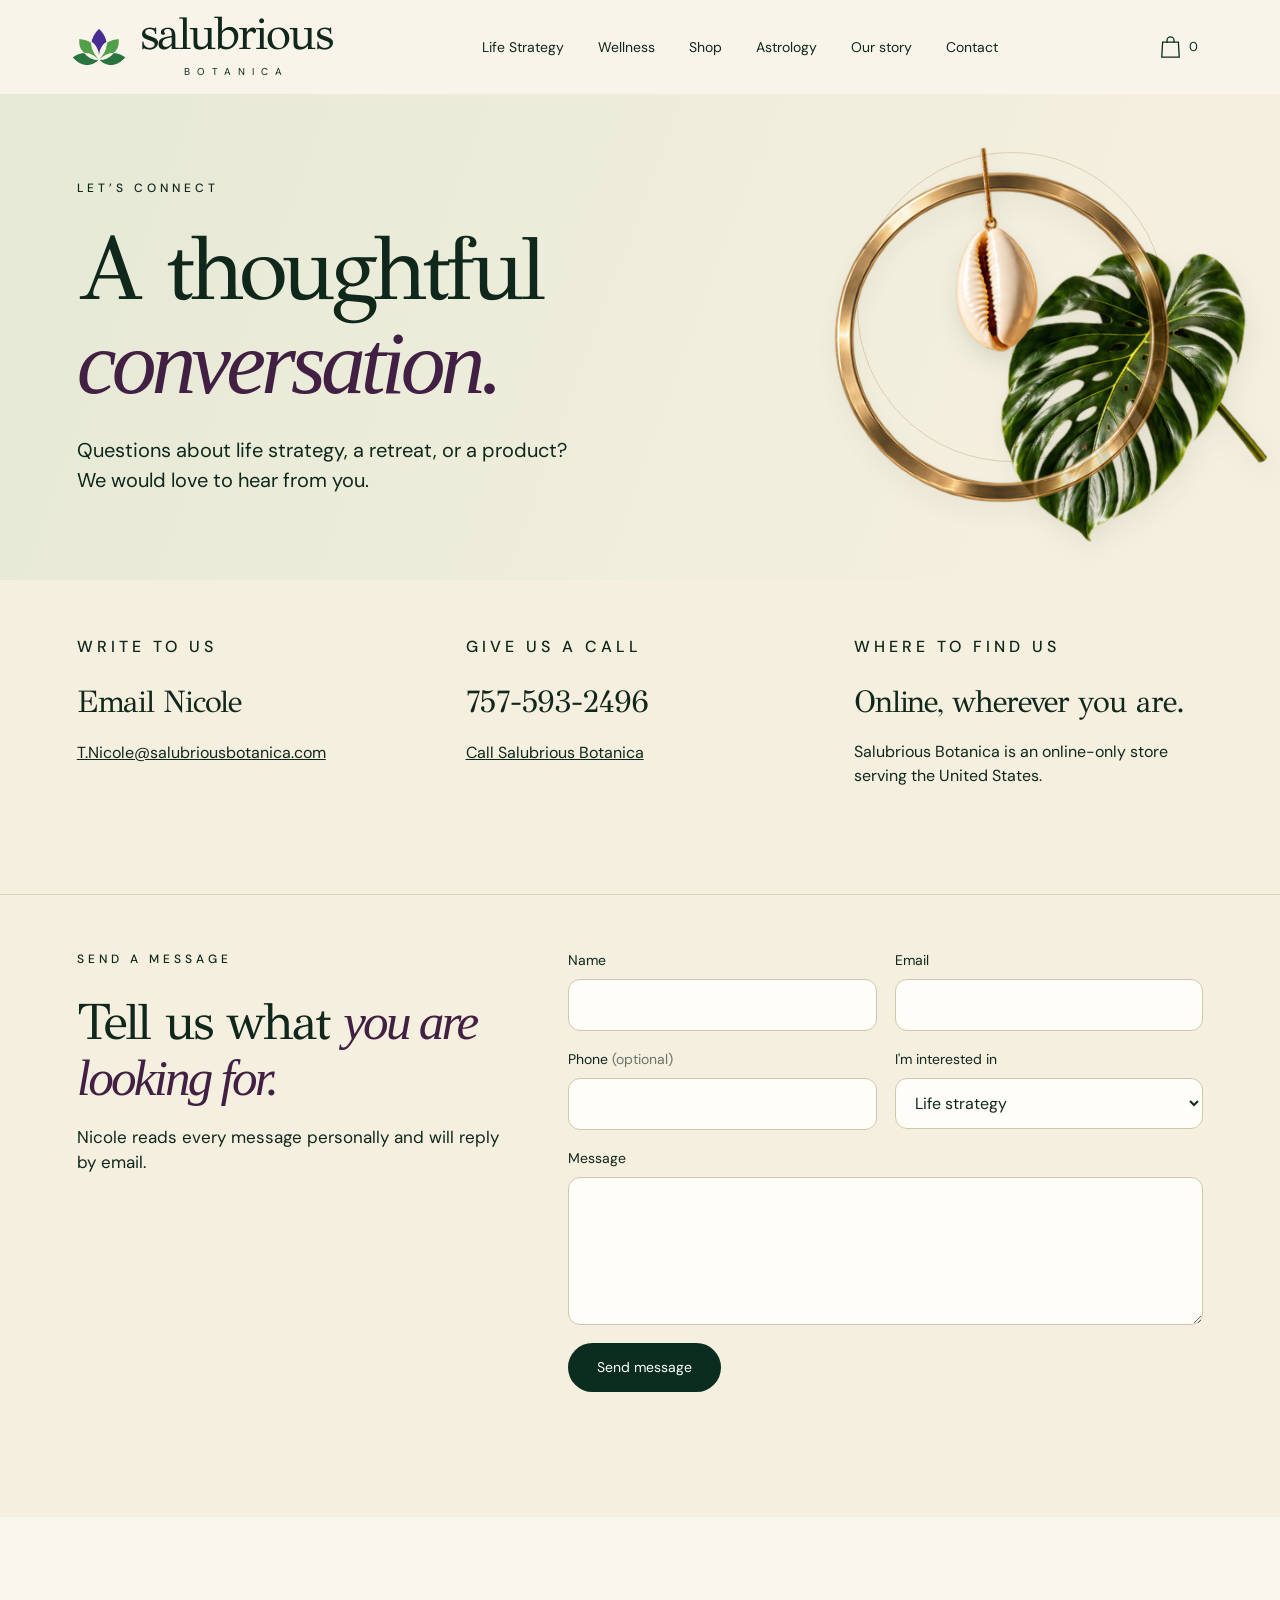
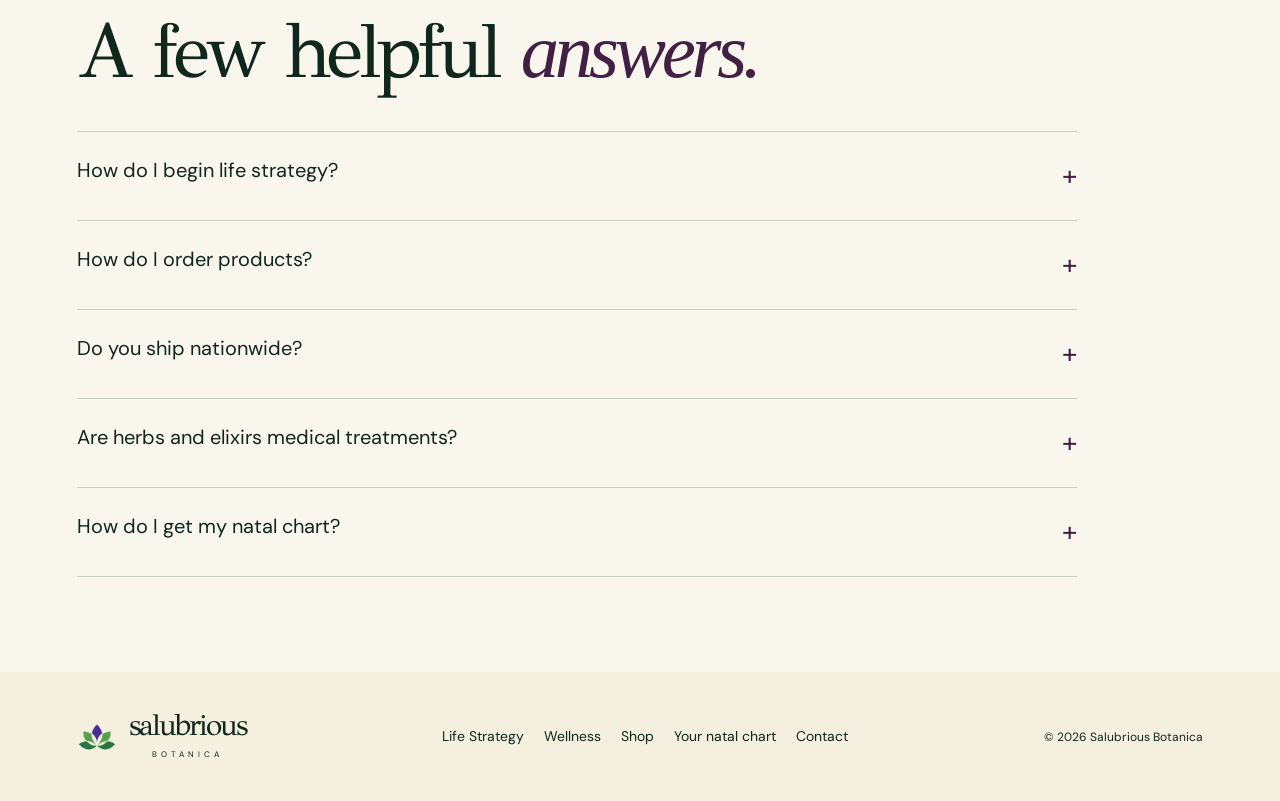
<file: contact/index.html>
<!doctype html><html lang="en"><head><meta charset="utf-8"><meta name="viewport" content="width=device-width,initial-scale=1"><title>Contact · Salubrious Botanica</title><meta name="description" content="Contact — botanical tools for intentional living."><link rel="icon" href="/assets/lotus.png"><link rel="preconnect" href="https://fonts.googleapis.com"><link rel="preconnect" href="https://fonts.gstatic.com" crossorigin><link href="https://fonts.googleapis.com/css2?family=DM+Sans:wght@400;500;600&family=GFS+Didot&display=swap" rel="stylesheet"><link rel="stylesheet" href="/styles.css"><link rel="stylesheet" href="/store.css"></head><body><header><a class="brand" href="/" aria-label="Salubrious Botanica home"><img src="/assets/lotus.png" alt="" width="58" height="58"><span>salubrious<small>BOTANICA</small></span></a><nav aria-label="Main navigation"><a href="/life-strategy/">Life Strategy</a><a href="/wellness/">Wellness</a><a href="/shop/">Shop</a><a href="/astrology/">Astrology</a><a href="/about/">Our story</a><a href="/contact/">Contact</a></nav><div class="header-actions"><button class="cart-toggle" aria-label="Open shopping bag"><svg width="21" height="24" viewBox="0 0 24 27" fill="none" aria-hidden="true"><path d="M3 8h18l1 17H2L3 8Z M8 9V6a4 4 0 0 1 8 0v3" stroke="currentColor" stroke-width="1.5"/></svg><span class="cart-count">0</span></button><button class="menu-toggle" aria-expanded="false" aria-label="Open menu">Menu</button></div></header><main><section class="inner-intro"><p class="eyebrow">LET’S CONNECT</p><h1>A thoughtful <em>conversation.</em></h1><p>Questions about life strategy, a retreat, or a product?<br>We would love to hear from you.</p><div class="header-decoration decoration-contact" aria-hidden="true"><img src="/assets/monstera.png" class="deco-sprig" alt=""><img src="/assets/ring.png" class="deco-halo" alt=""><img src="/assets/hanging-cowrie.png" class="deco-object" alt=""></div></section><section class="contact-grid store-section"><article><p class="eyebrow">WRITE TO US</p><h3>Email Nicole</h3><a href="mailto:T.Nicole@salubriousbotanica.com">T.Nicole@salubriousbotanica.com</a></article><article><p class="eyebrow">GIVE US A CALL</p><h3>757-593-2496</h3><a href="tel:+17575932496">Call Salubrious Botanica</a></article><article><p class="eyebrow">WHERE TO FIND US</p><h3>Online, wherever you are.</h3><p>Salubrious Botanica is an online-only store serving the United States.</p></article></section><section class="inquiry store-section" id="inquiry"><div class="inquiry-intro"><p class="eyebrow">SEND A MESSAGE</p><h2>Tell us what <em>you are looking for.</em></h2><p>Nicole reads every message personally and will reply by email.</p></div><form class="inquiry-form" data-hq-form="contact"><input type="text" name="company" tabindex="-1" autocomplete="off" aria-hidden="true" class="hp"><div class="form-row"><label>Name<input name="name" required autocomplete="name"></label><label>Email<input name="email" type="email" required autocomplete="email"></label></div><div class="form-row"><label><span>Phone <span class="optional">(optional)</span></span><input name="phone" type="tel" autocomplete="tel"></label><label>I'm interested in<select name="type"><option value="life_strategy">Life strategy</option><option value="wellness">Wellness guidance</option><option value="retreat">Retreats</option><option value="contact">A product or something else</option></select></label></div><label>Message<textarea name="message" rows="5" required></textarea></label><button class="button" type="submit">Send message</button><p class="form-status" role="status" aria-live="polite"></p></form></section><section class="faq section"><h2>A few helpful <em>answers.</em></h2><div class="questions"><details><summary>How do I begin life strategy?</summary><p>Send a message with the form above, or email or call Nicole, to set up an introductory conversation. Sessions are offered virtually.</p></details><details><summary>How do I order products?</summary><p>Add pieces to your bag in the shop and check out securely on the site. You&rsquo;ll get an email receipt, and we&rsquo;ll let you know when your order ships.</p></details><details><summary>Do you ship nationwide?</summary><p>Salubrious Botanica serves customers within the United States. Shipping is shown at checkout.</p></details><details><summary>Are herbs and elixirs medical treatments?</summary><p>Our products are intended for general wellness support. They are not intended to diagnose, treat, cure, or prevent disease.</p></details><details><summary>How do I get my natal chart?</summary><p>Visit the Astrology page and enter your birth date, time, and location. Your chart and interpretation are calculated in your browser.</p></details></div></section></main><footer><a class="brand" href="/"><img src="/assets/lotus.png" alt="" width="40" height="40"><span>salubrious<small>BOTANICA</small></span></a><div class="footer-links"><a href="/life-strategy/">Life Strategy</a><a href="/wellness/">Wellness</a><a href="/shop/">Shop</a><a href="/astrology/">Your natal chart</a><a href="/contact/">Contact</a></div><small>© <span id="year"></span> Salubrious Botanica</small></footer><div id="toast" role="status" aria-live="polite"></div><dialog id="cart-dialog" aria-labelledby="cart-title"><div class="cart-head"><div><p class="eyebrow">YOUR RITUALS</p><h2 id="cart-title">Your bag</h2></div><button class="icon-close" data-close-cart aria-label="Close bag">×</button></div><div id="cart-lines"></div><div id="cart-summary"></div></dialog><script src="/catalog.js"></script><script src="/common.js"></script><script src="/hq.js" defer></script></body></html>
</file>
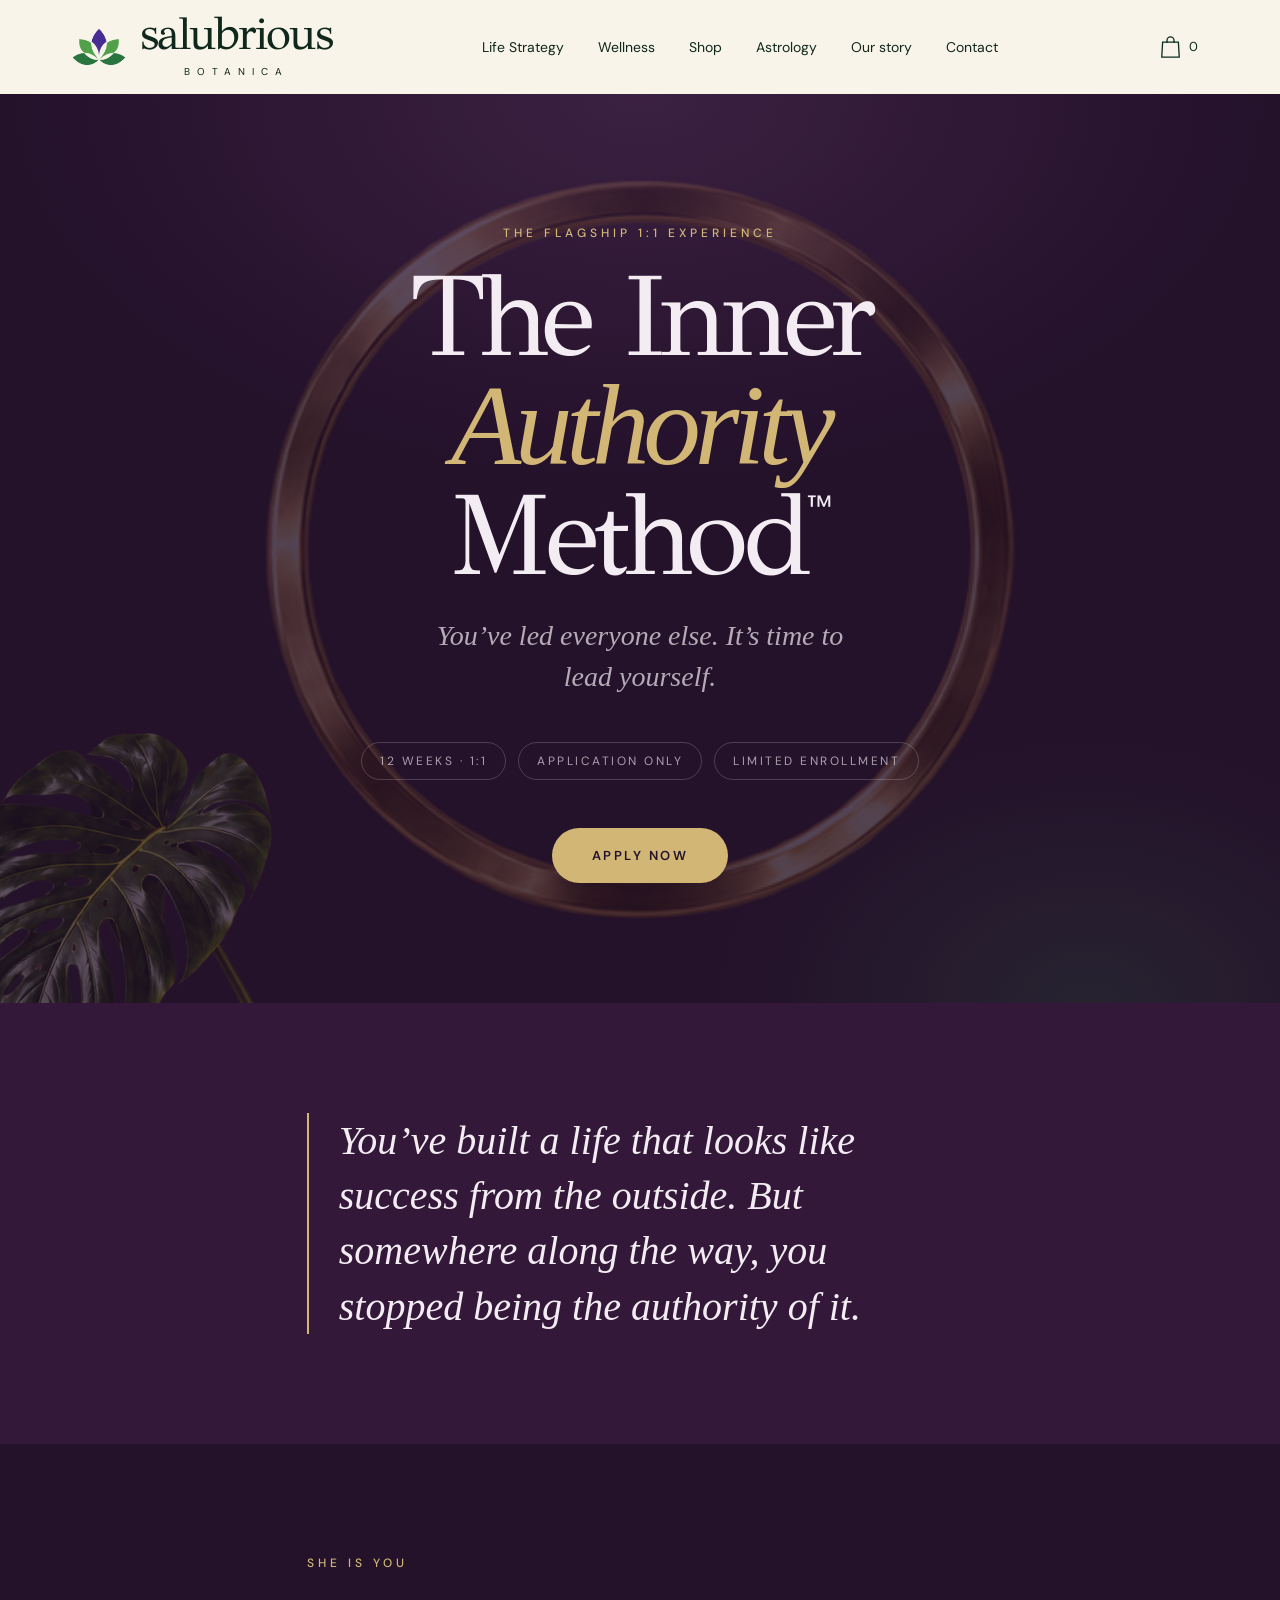
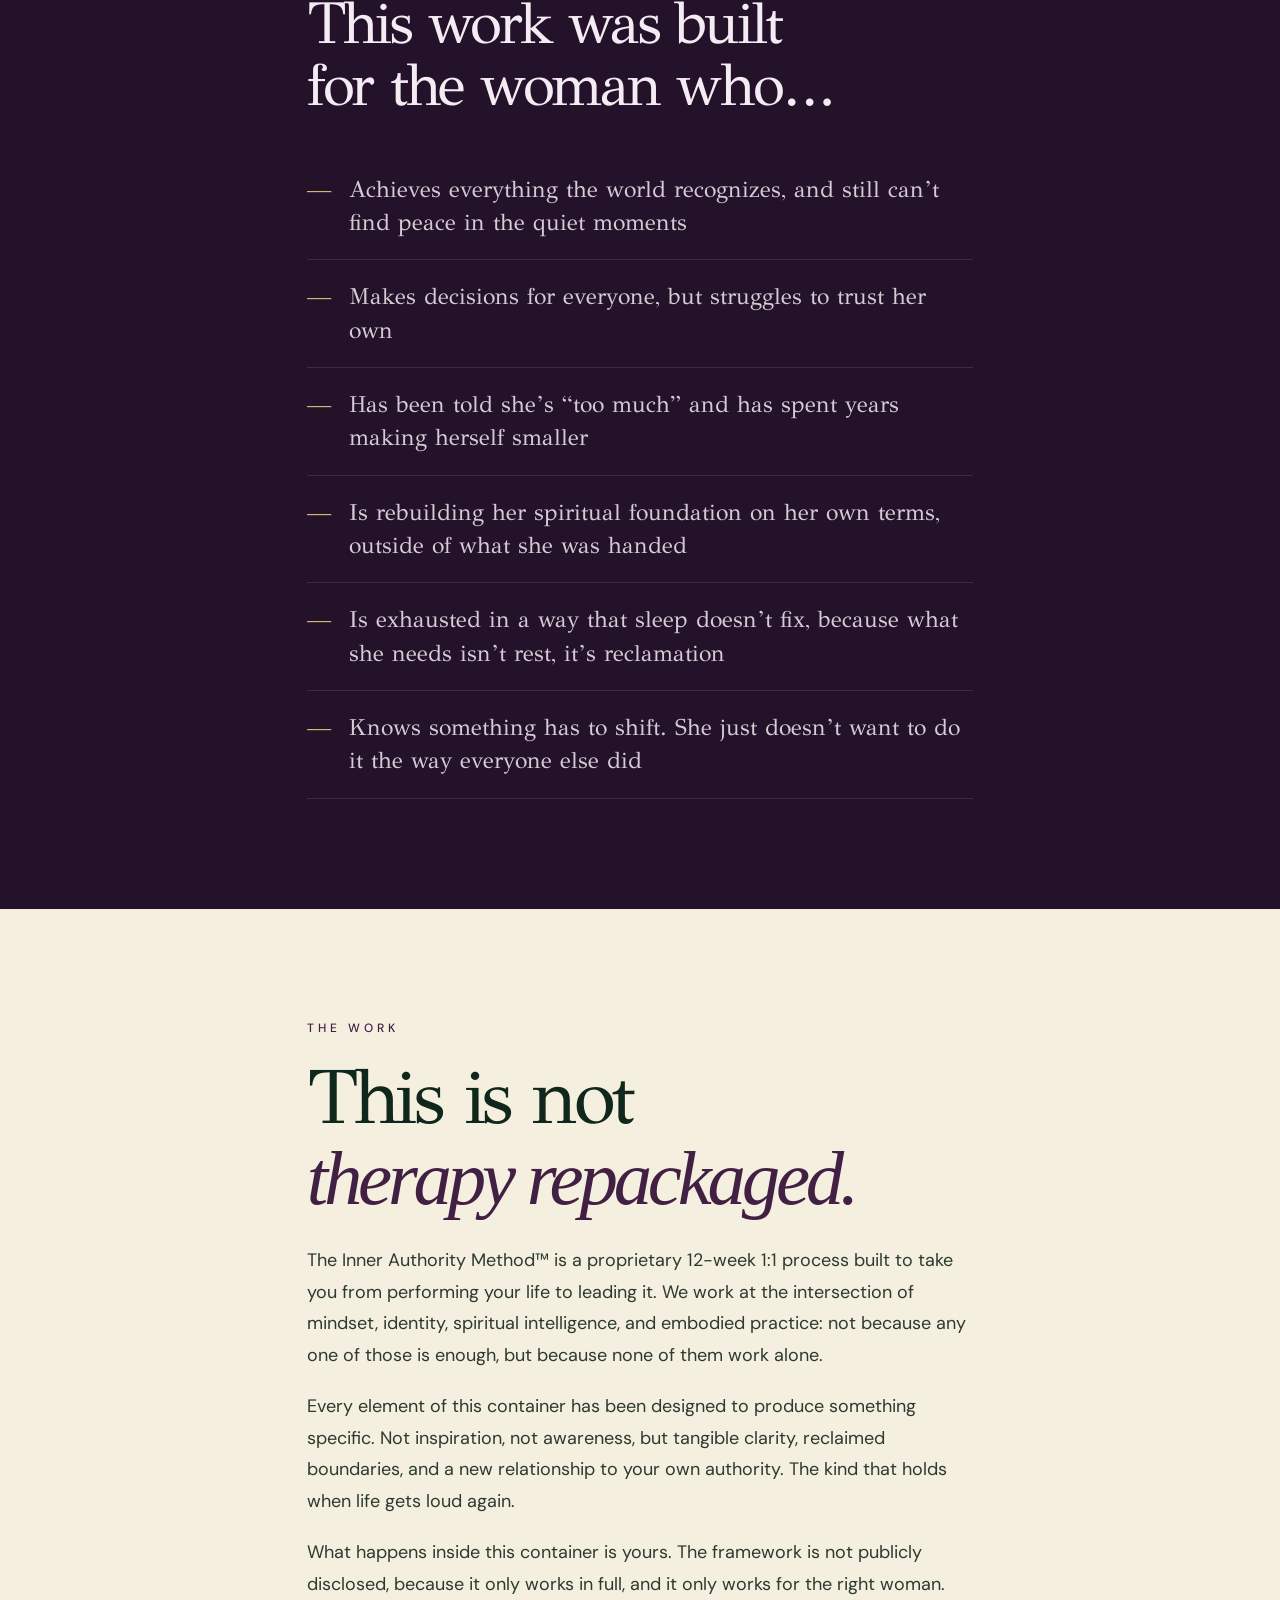
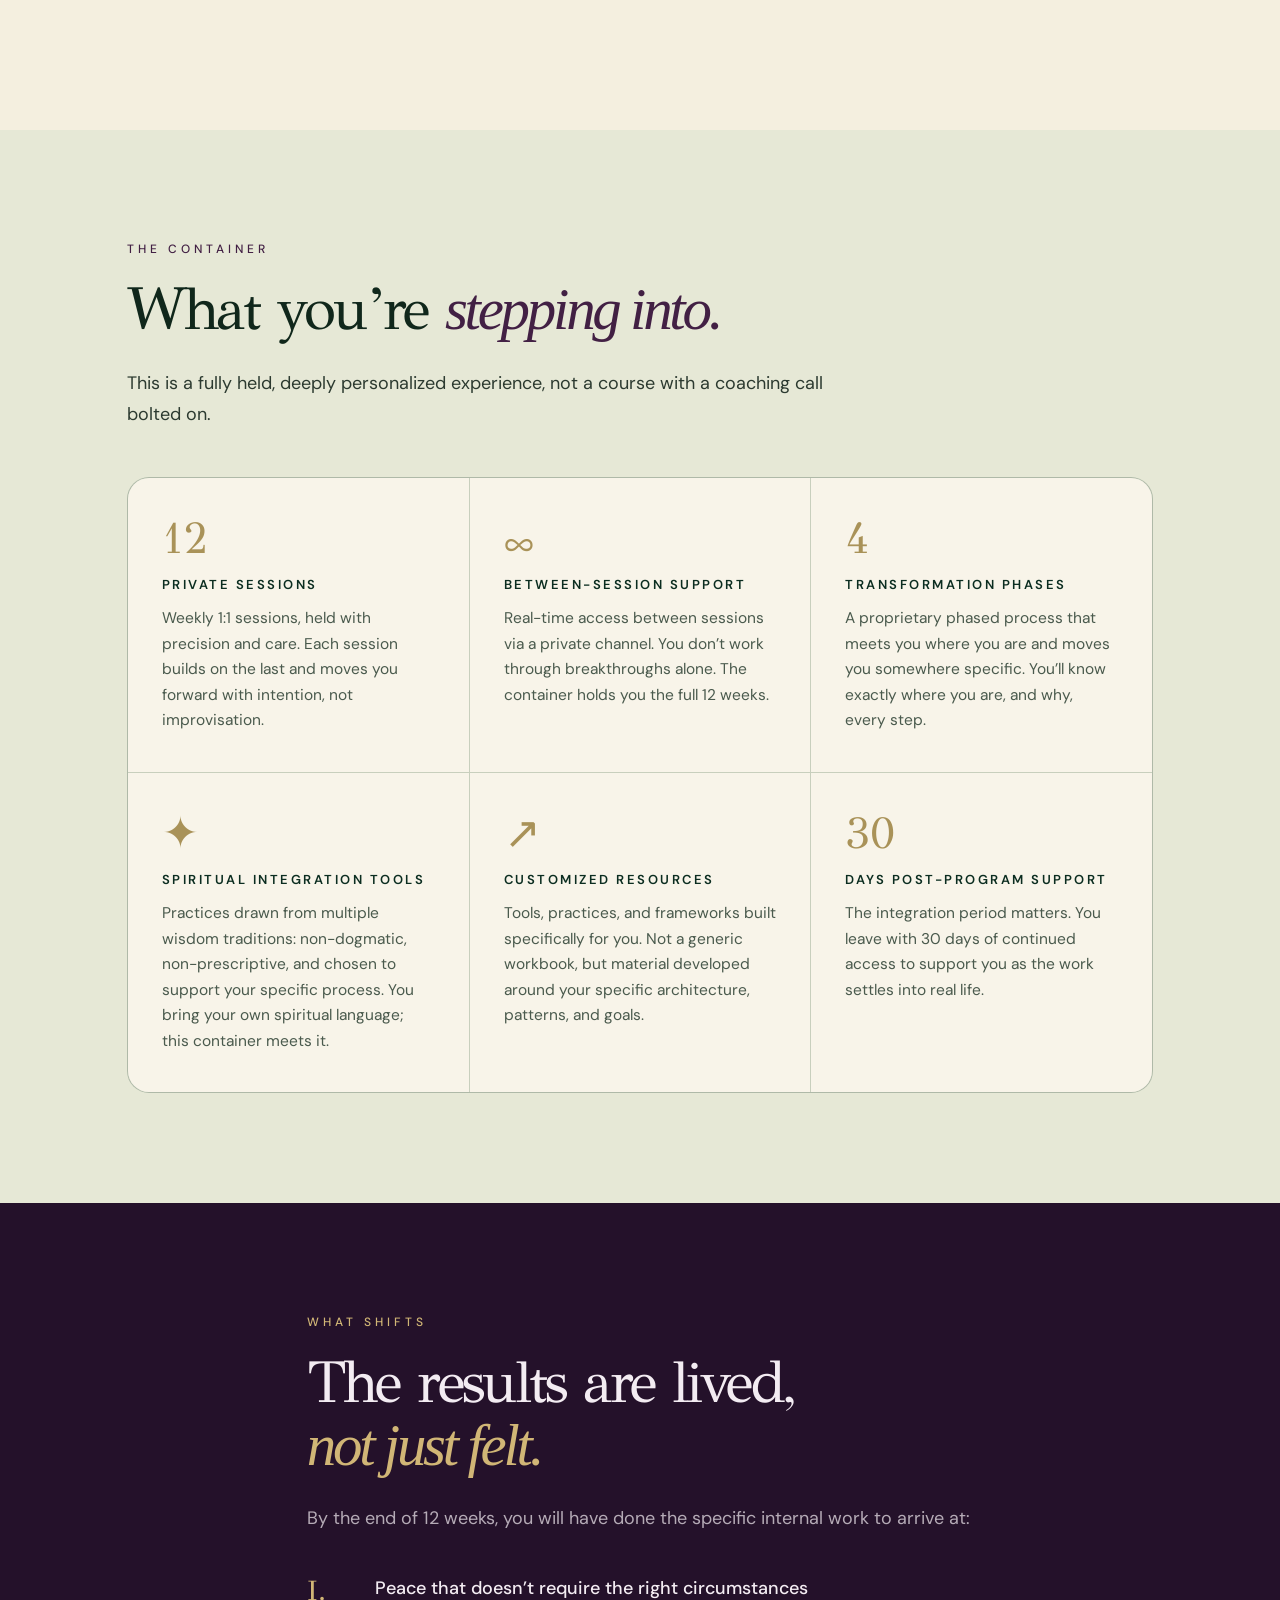
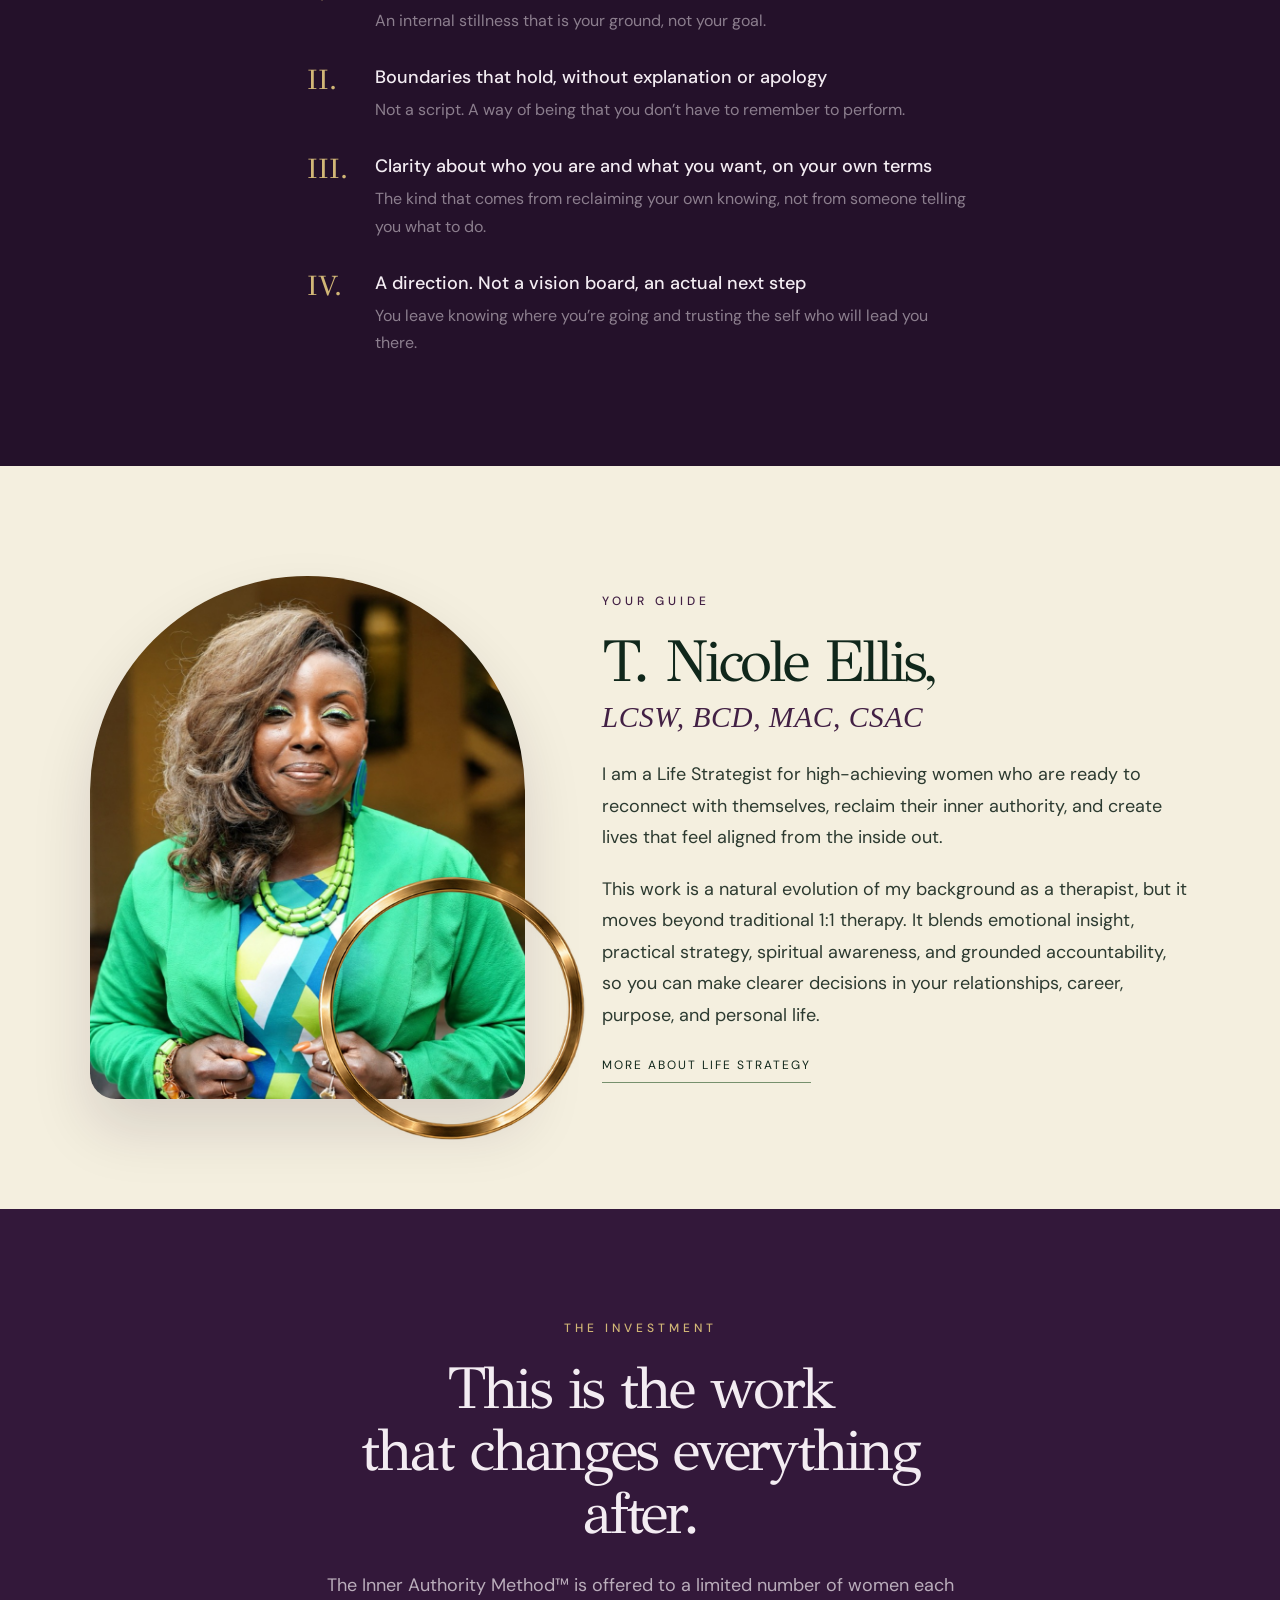
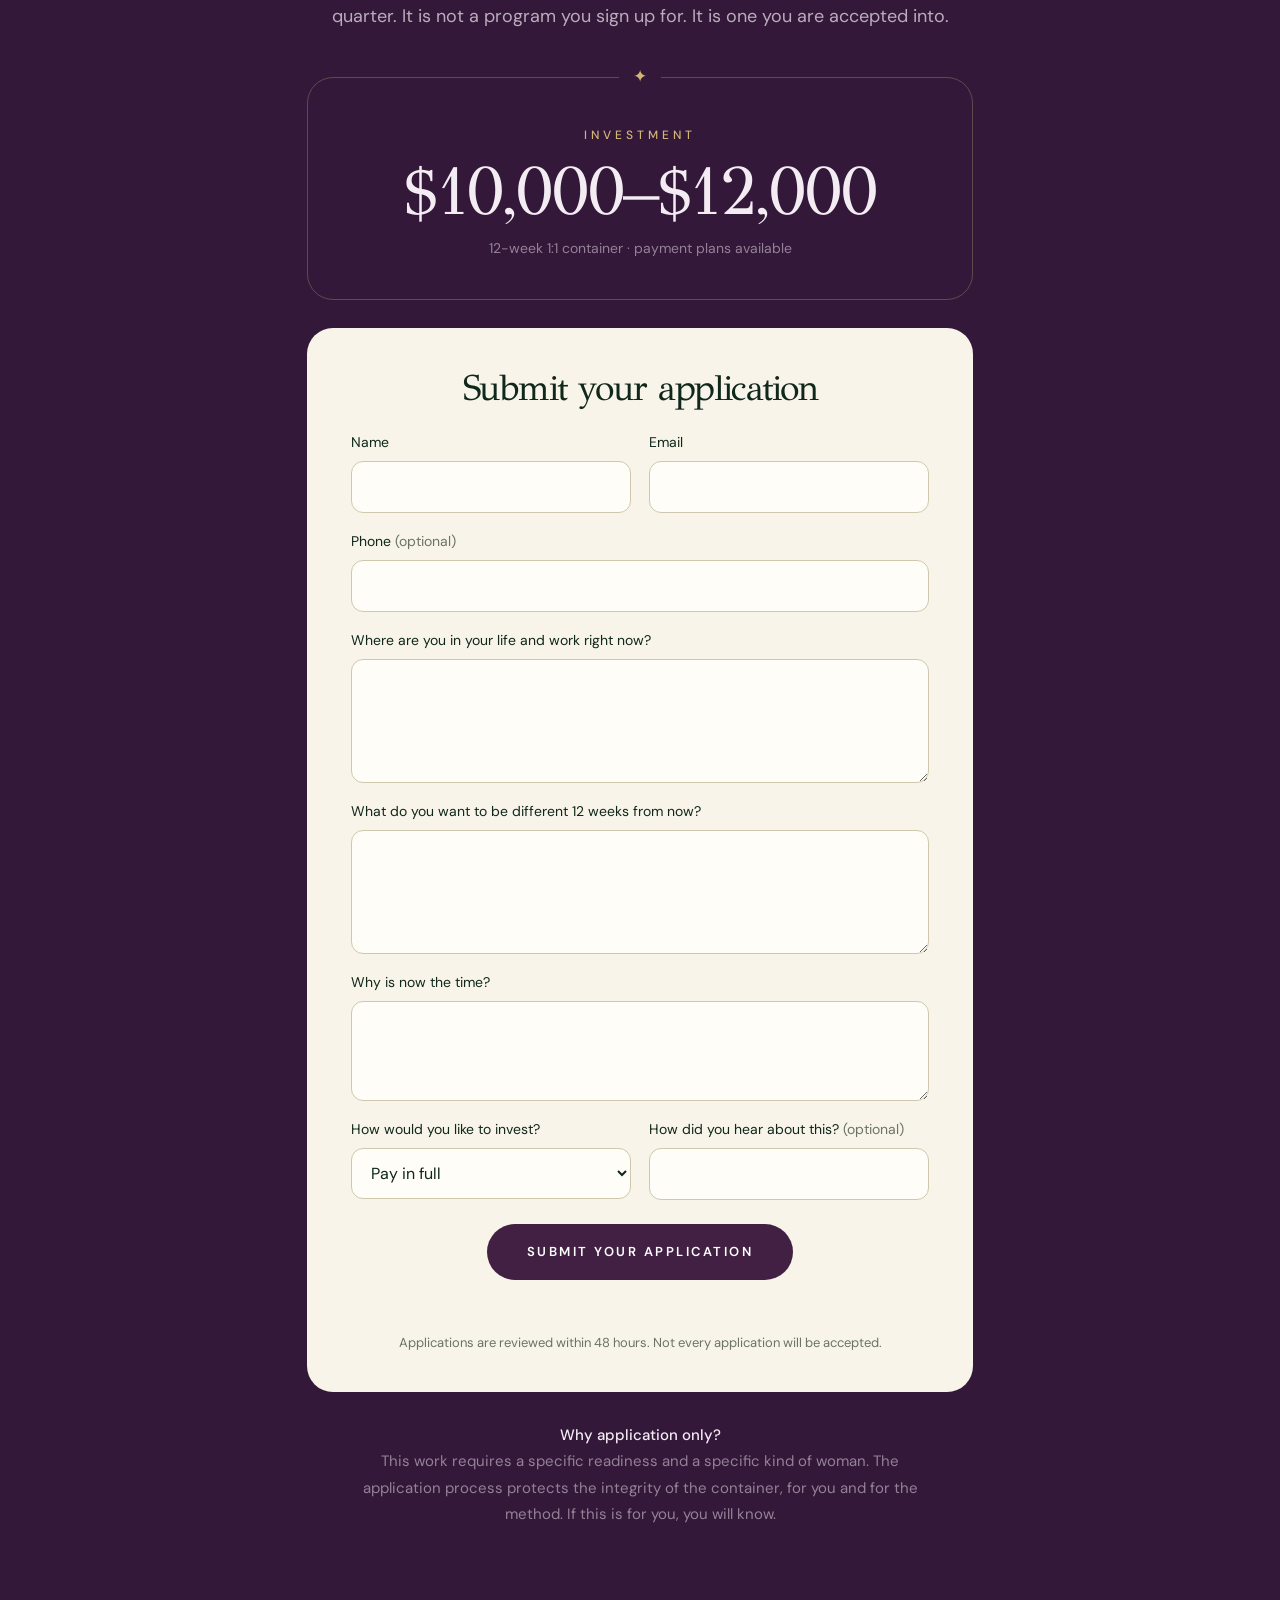
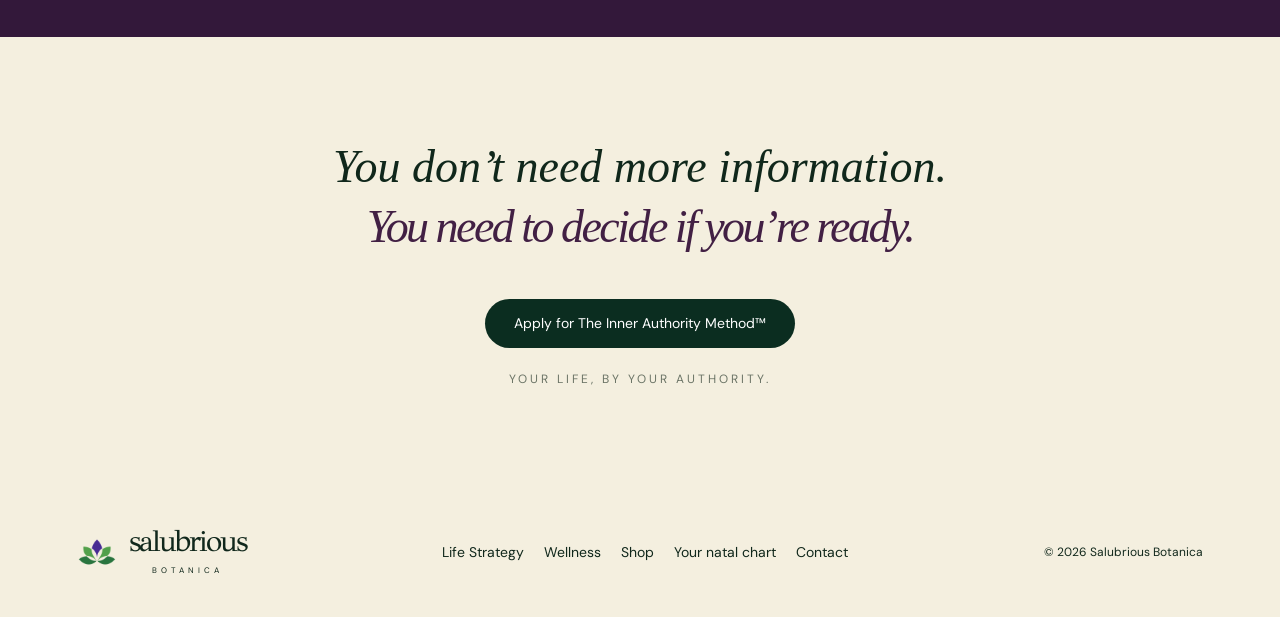
<file: inner-authority/index.html>
<!doctype html><html lang="en"><head><meta charset="utf-8"><meta name="viewport" content="width=device-width,initial-scale=1"><title>The Inner Authority Method™ · Salubrious Botanica</title><meta name="description" content="The Inner Authority Method™: a 12-week, application-only 1:1 experience with T. Nicole Ellis, LCSW, BCD, MAC, CSAC, for high-achieving women ready to lead their own lives."><link rel="icon" href="/assets/lotus.png"><link rel="preconnect" href="https://fonts.googleapis.com"><link rel="preconnect" href="https://fonts.gstatic.com" crossorigin><link href="https://fonts.googleapis.com/css2?family=DM+Sans:wght@400;500;600&family=GFS+Didot&display=swap" rel="stylesheet"><link rel="stylesheet" href="/styles.css"><link rel="stylesheet" href="/store.css"><link rel="stylesheet" href="/inner-authority/ia.css"></head><body><header><a class="brand" href="/" aria-label="Salubrious Botanica home"><img src="/assets/lotus.png" alt="" width="58" height="58"><span>salubrious<small>BOTANICA</small></span></a><nav aria-label="Main navigation"><a href="/life-strategy/">Life Strategy</a><a href="/wellness/">Wellness</a><a href="/shop/">Shop</a><a href="/astrology/">Astrology</a><a href="/about/">Our story</a><a href="/contact/">Contact</a></nav><div class="header-actions"><button class="cart-toggle" aria-label="Open shopping bag"><svg width="21" height="24" viewBox="0 0 24 27" fill="none" aria-hidden="true"><path d="M3 8h18l1 17H2L3 8Z M8 9V6a4 4 0 0 1 8 0v3" stroke="currentColor" stroke-width="1.5"/></svg><span class="cart-count">0</span></button><button class="menu-toggle" aria-expanded="false" aria-label="Open menu">Menu</button></div></header><main class="ia">
<section class="ia-hero">
<img src="/assets/ring.png" class="ia-hero-ring" alt="" aria-hidden="true"><img src="/assets/monstera.png" class="ia-hero-leaf" alt="" aria-hidden="true">
<div class="ia-hero-copy"><p class="ia-eyebrow">The flagship 1:1 experience</p><h1>The Inner <em>Authority</em> Method<sup>&trade;</sup></h1><p class="ia-hero-sub">You&rsquo;ve led everyone else. It&rsquo;s time to lead yourself.</p><ul class="ia-tags"><li>12 weeks &middot; 1:1</li><li>Application only</li><li>Limited enrollment</li></ul><a class="ia-button" href="#apply">Apply now</a></div>
</section>

<section class="ia-band ia-band-mid"><div class="ia-inner"><blockquote class="ia-statement">You&rsquo;ve built a life that looks like success from the outside. But somewhere along the way, you stopped being the authority of it.</blockquote></div></section>

<section class="ia-band ia-band-dark"><div class="ia-inner"><p class="ia-eyebrow">She is you</p><h2>This work was built<br>for the woman who&hellip;</h2><ul class="ia-recognition"><li>Achieves everything the world recognizes, and still can&rsquo;t find peace in the quiet moments</li><li>Makes decisions for everyone, but struggles to trust her own</li><li>Has been told she&rsquo;s &ldquo;too much&rdquo; and has spent years making herself smaller</li><li>Is rebuilding her spiritual foundation on her own terms, outside of what she was handed</li><li>Is exhausted in a way that sleep doesn&rsquo;t fix, because what she needs isn&rsquo;t rest, it&rsquo;s reclamation</li><li>Knows something has to shift. She just doesn&rsquo;t want to do it the way everyone else did</li></ul></div></section>

<section class="ia-band ia-band-light"><div class="ia-inner"><p class="ia-eyebrow">The work</p><h2 class="ia-large">This is not<br><em>therapy repackaged.</em></h2><p class="ia-body">The Inner Authority Method&trade; is a proprietary 12-week 1:1 process built to take you from performing your life to leading it. We work at the intersection of mindset, identity, spiritual intelligence, and embodied practice: not because any one of those is enough, but because none of them work alone.</p><p class="ia-body">Every element of this container has been designed to produce something specific. Not inspiration, not awareness, but tangible clarity, reclaimed boundaries, and a new relationship to your own authority. The kind that holds when life gets loud again.</p><p class="ia-body">What happens inside this container is yours. The framework is not publicly disclosed, because it only works in full, and it only works for the right woman.</p></div></section>

<section class="ia-band ia-band-sage"><div class="ia-inner ia-wide"><p class="ia-eyebrow">The container</p><h2>What you&rsquo;re <em>stepping into.</em></h2><p class="ia-body">This is a fully held, deeply personalized experience, not a course with a coaching call bolted on.</p>
<div class="ia-grid">
<article><span>12</span><h3>Private sessions</h3><p>Weekly 1:1 sessions, held with precision and care. Each session builds on the last and moves you forward with intention, not improvisation.</p></article>
<article><span>&infin;</span><h3>Between-session support</h3><p>Real-time access between sessions via a private channel. You don&rsquo;t work through breakthroughs alone. The container holds you the full 12 weeks.</p></article>
<article><span>4</span><h3>Transformation phases</h3><p>A proprietary phased process that meets you where you are and moves you somewhere specific. You&rsquo;ll know exactly where you are, and why, every step.</p></article>
<article><span>&#10022;</span><h3>Spiritual integration tools</h3><p>Practices drawn from multiple wisdom traditions: non-dogmatic, non-prescriptive, and chosen to support your specific process. You bring your own spiritual language; this container meets it.</p></article>
<article><span>&#8599;</span><h3>Customized resources</h3><p>Tools, practices, and frameworks built specifically for you. Not a generic workbook, but material developed around your specific architecture, patterns, and goals.</p></article>
<article><span>30</span><h3>Days post-program support</h3><p>The integration period matters. You leave with 30 days of continued access to support you as the work settles into real life.</p></article>
</div></div></section>

<section class="ia-band ia-band-dark"><div class="ia-inner"><p class="ia-eyebrow">What shifts</p><h2>The results are lived,<br><em>not just felt.</em></h2><p class="ia-body">By the end of 12 weeks, you will have done the specific internal work to arrive at:</p>
<ol class="ia-outcomes">
<li><span>I.</span><div><h3>Peace that doesn&rsquo;t require the right circumstances</h3><p>An internal stillness that is your ground, not your goal.</p></div></li>
<li><span>II.</span><div><h3>Boundaries that hold, without explanation or apology</h3><p>Not a script. A way of being that you don&rsquo;t have to remember to perform.</p></div></li>
<li><span>III.</span><div><h3>Clarity about who you are and what you want, on your own terms</h3><p>The kind that comes from reclaiming your own knowing, not from someone telling you what to do.</p></div></li>
<li><span>IV.</span><div><h3>A direction. Not a vision board, an actual next step</h3><p>You leave knowing where you&rsquo;re going and trusting the self who will lead you there.</p></div></li>
</ol></div></section>

<section class="ia-guide"><div class="ia-guide-art"><img src="/assets/nicole-portrait.jpg" alt="T. Nicole Ellis smiling, in a green blazer" width="916" height="1100" loading="lazy"><img class="ia-guide-ring" src="/assets/ring.png" alt="" aria-hidden="true"></div><div><p class="ia-eyebrow">Your guide</p><h2>T. Nicole Ellis, <em>LCSW, BCD, MAC, CSAC</em></h2><p class="ia-body">I am a Life Strategist for high-achieving women who are ready to reconnect with themselves, reclaim their inner authority, and create lives that feel aligned from the inside out.</p><p class="ia-body">This work is a natural evolution of my background as a therapist, but it moves beyond traditional 1:1 therapy. It blends emotional insight, practical strategy, spiritual awareness, and grounded accountability, so you can make clearer decisions in your relationships, career, purpose, and personal life.</p><a class="text-link" href="/life-strategy/">More about life strategy</a></div></section>

<section class="ia-band ia-band-mid" id="apply"><div class="ia-inner ia-center"><p class="ia-eyebrow">The investment</p><h2>This is the work<br>that changes everything after.</h2><p class="ia-body">The Inner Authority Method&trade; is offered to a limited number of women each quarter. It is not a program you sign up for. It is one you are accepted into.</p>
<div class="ia-price"><p class="ia-eyebrow">Investment</p><p class="ia-amount">$10,000&ndash;$12,000</p><p class="ia-price-note">12-week 1:1 container &middot; payment plans available</p></div>
<form class="ia-form" data-hq-form="inner_authority" data-success="Thank you. Your application is in. Applications are reviewed within 48 hours.">
<h3>Submit your application</h3>
<input type="text" name="company" tabindex="-1" autocomplete="off" aria-hidden="true" class="hp">
<div class="form-row"><label>Name<input name="name" required autocomplete="name"></label><label>Email<input name="email" type="email" required autocomplete="email"></label></div>
<label><span>Phone <span class="optional">(optional)</span></span><input name="phone" type="tel" autocomplete="tel"></label>
<label>Where are you in your life and work right now?<textarea name="now" data-label="Where she is now" rows="4" required></textarea></label>
<label>What do you want to be different 12 weeks from now?<textarea name="goal" data-label="What she wants to be different" rows="4" required></textarea></label>
<label>Why is now the time?<textarea name="why_now" data-label="Why now" rows="3" required></textarea></label>
<div class="form-row"><label>How would you like to invest?<select name="payment" data-label="Payment preference"><option>Pay in full</option><option>Payment plan</option><option>I'd like to discuss</option></select></label><label><span>How did you hear about this? <span class="optional">(optional)</span></span><input name="heard" data-label="Heard about it from"></label></div>
<button class="ia-button" type="submit">Submit your application</button>
<p class="form-status" role="status" aria-live="polite"></p>
<p class="ia-form-note">Applications are reviewed within 48 hours. Not every application will be accepted.</p>
</form>
<p class="ia-gate"><strong>Why application only?</strong><br>This work requires a specific readiness and a specific kind of woman. The application process protects the integrity of the container, for you and for the method. If this is for you, you will know.</p>
</div></section>

<section class="ia-band ia-band-light ia-closing"><div class="ia-inner ia-center"><p class="ia-closing-line">You don&rsquo;t need more information.<br><em>You need to decide if you&rsquo;re ready.</em></p><a class="button" href="#apply">Apply for The Inner Authority Method&trade;</a><p class="ia-sign">Your life, by your authority.</p></div></section>
</main><footer><a class="brand" href="/"><img src="/assets/lotus.png" alt="" width="40" height="40"><span>salubrious<small>BOTANICA</small></span></a><div class="footer-links"><a href="/life-strategy/">Life Strategy</a><a href="/wellness/">Wellness</a><a href="/shop/">Shop</a><a href="/astrology/">Your natal chart</a><a href="/contact/">Contact</a></div><small>© <span id="year"></span> Salubrious Botanica</small></footer><div id="toast" role="status" aria-live="polite"></div><dialog id="cart-dialog" aria-labelledby="cart-title"><div class="cart-head"><div><p class="eyebrow">YOUR RITUALS</p><h2 id="cart-title">Your bag</h2></div><button class="icon-close" data-close-cart aria-label="Close bag">×</button></div><div id="cart-lines"></div><div id="cart-summary"></div></dialog><script src="/catalog.js"></script><script src="/common.js"></script><script src="/hq.js" defer></script></body></html>
</file>
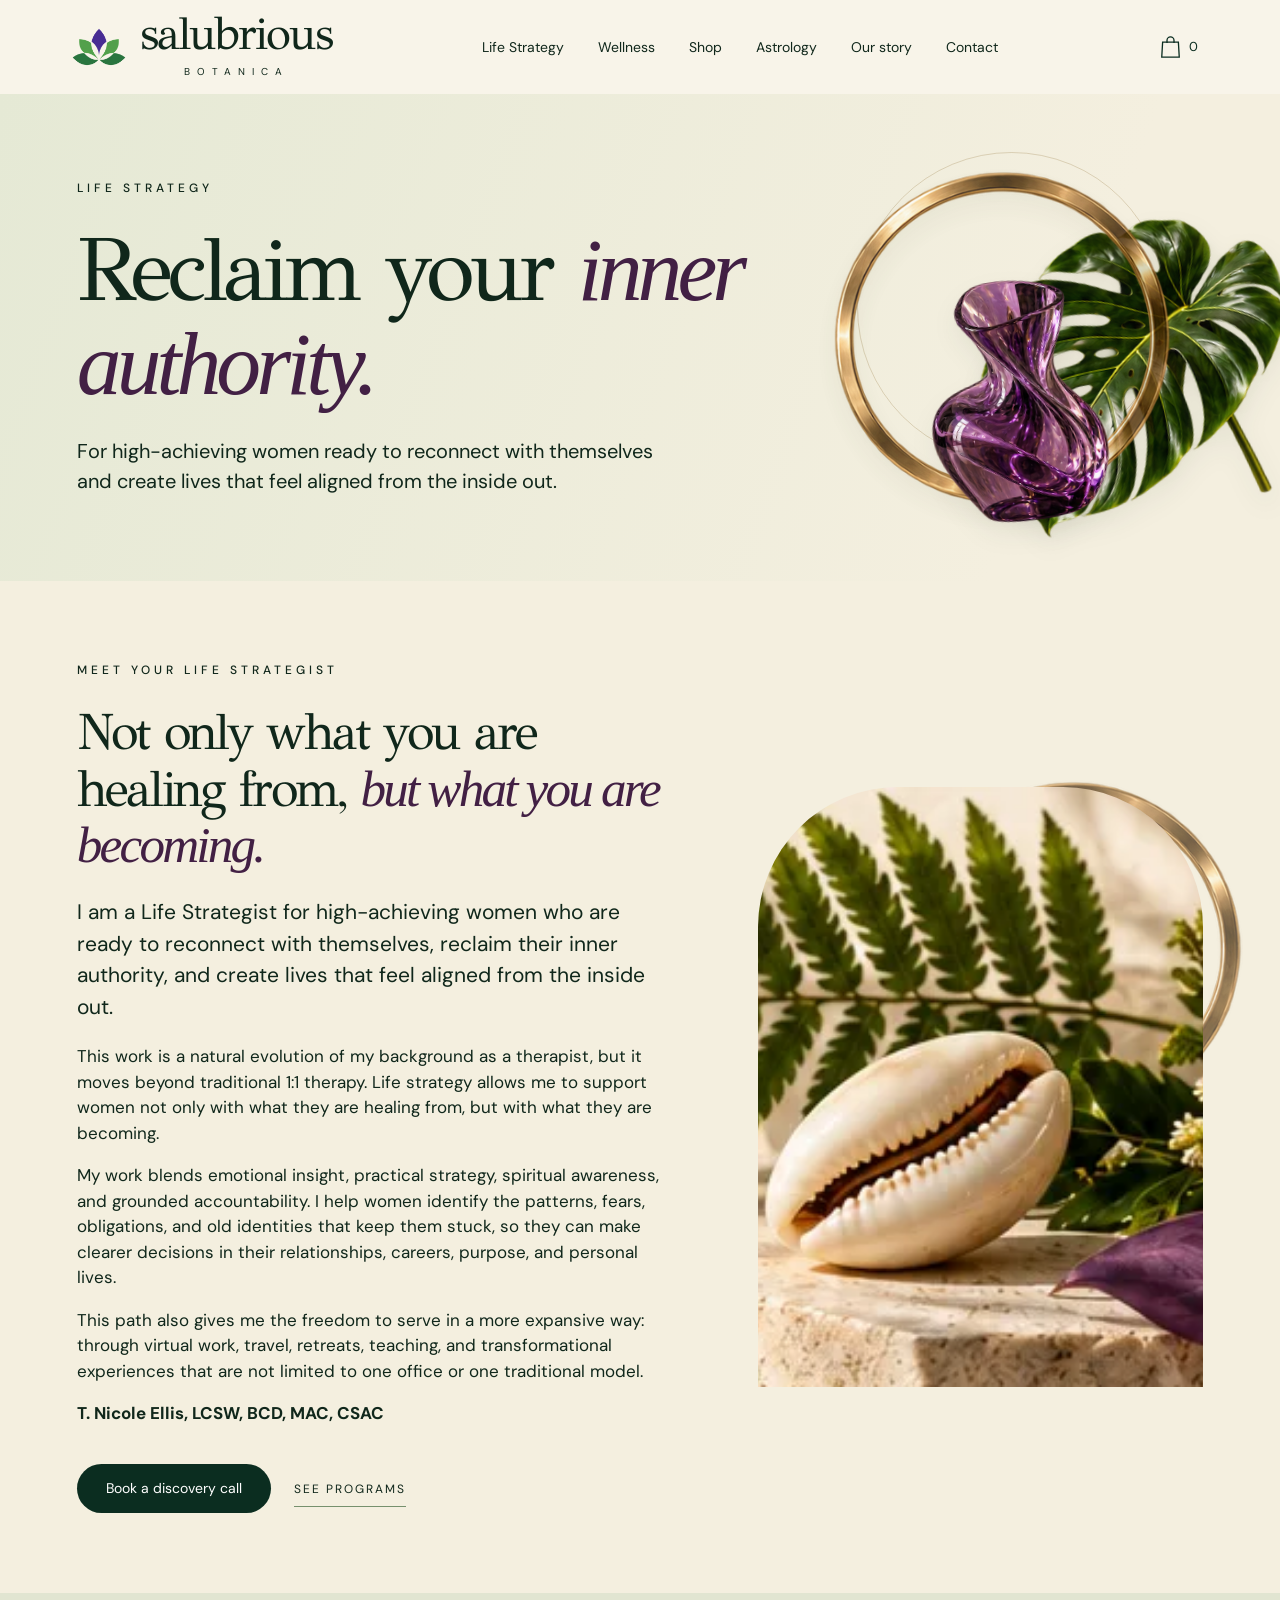
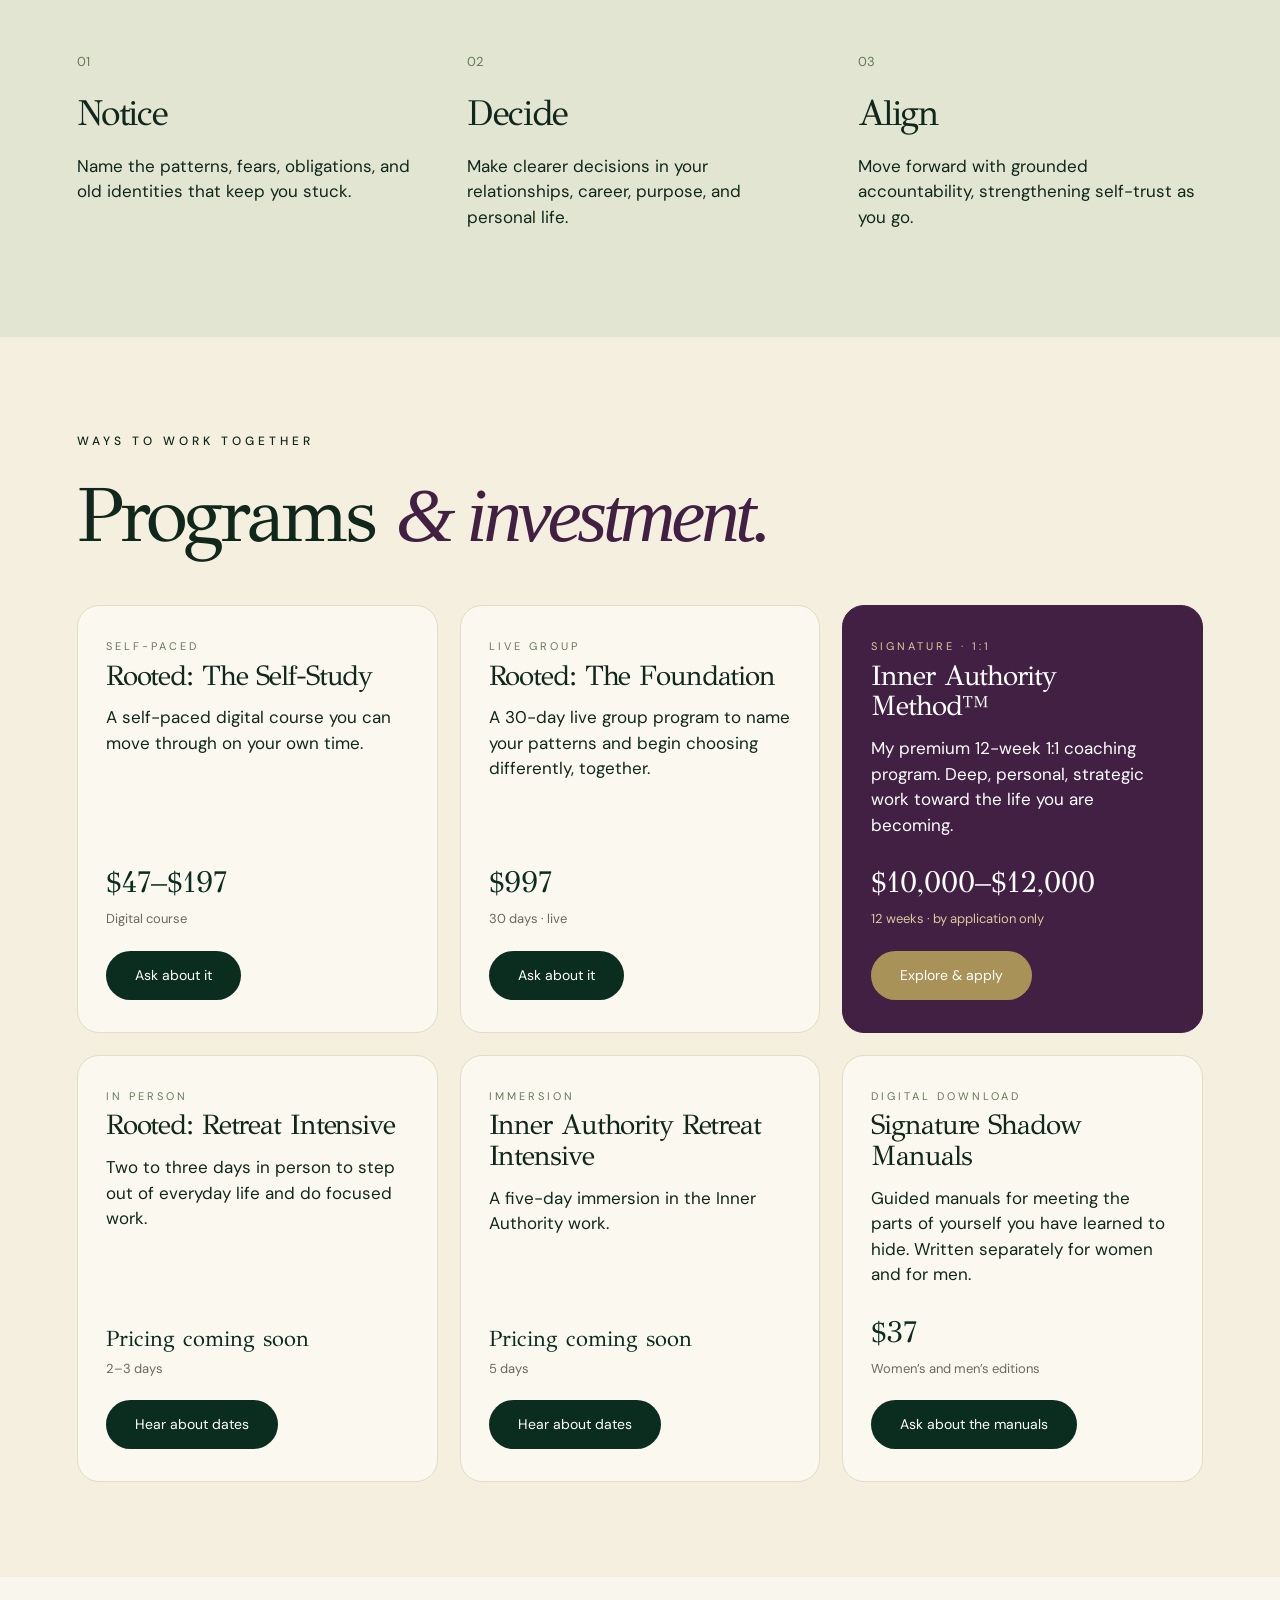
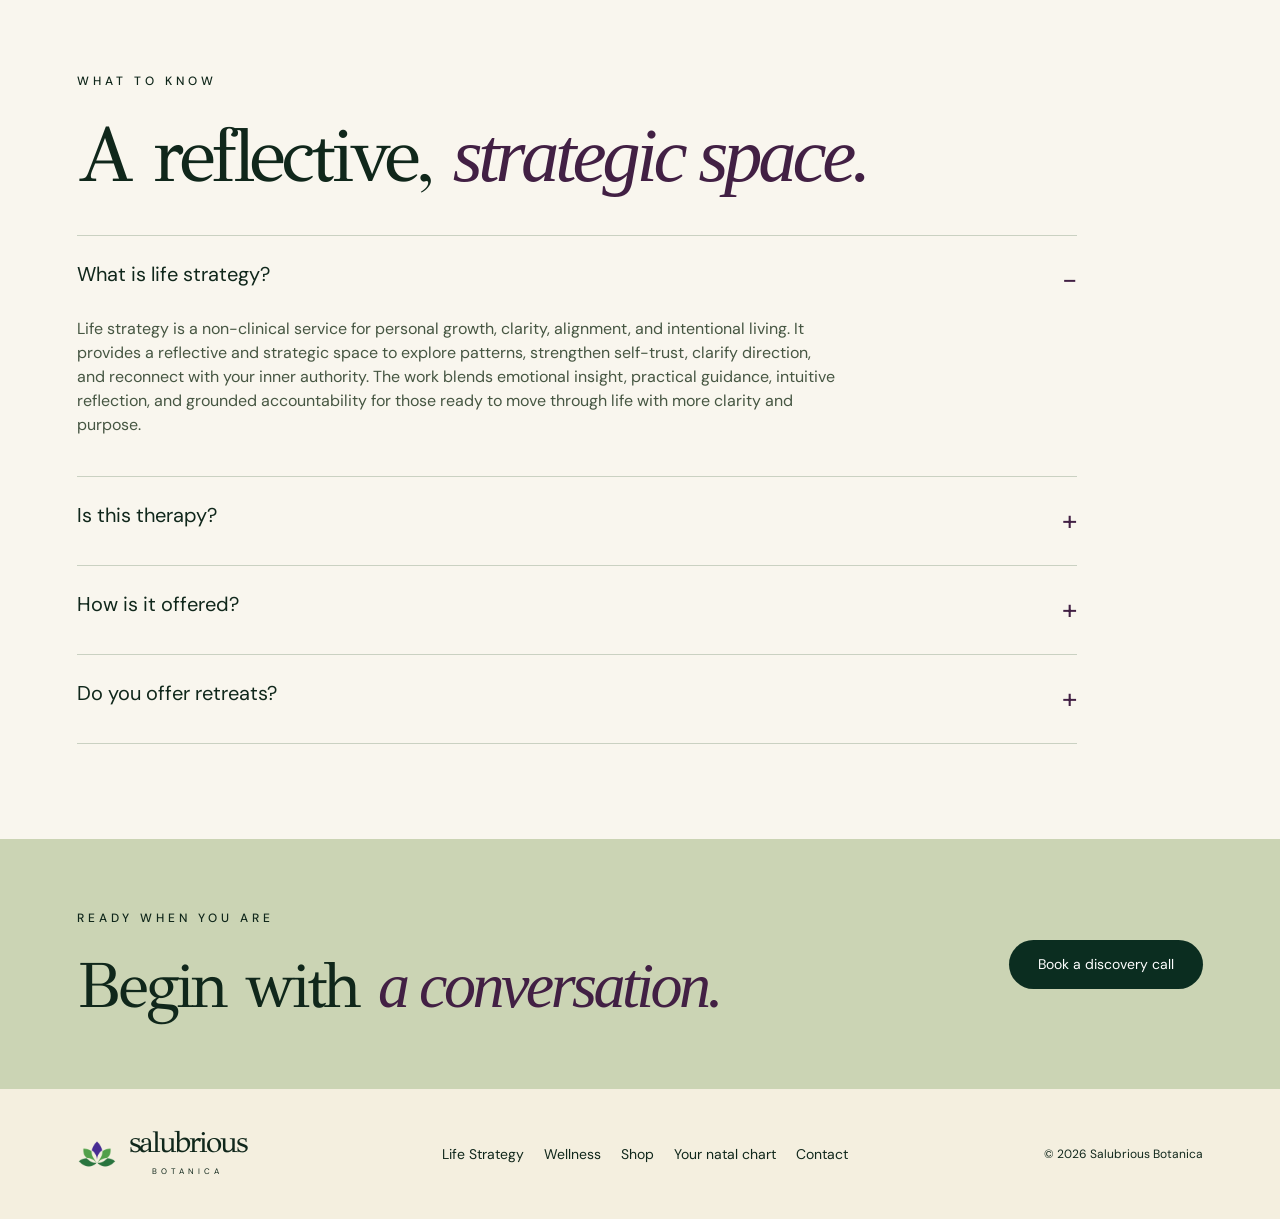
<file: life-strategy/index.html>
<!doctype html><html lang="en"><head><meta charset="utf-8"><meta name="viewport" content="width=device-width,initial-scale=1"><title>Life Strategy · Salubrious Botanica</title><meta name="description" content="Life strategy with T. Nicole Ellis, LCSW, BCD, MAC, CSAC: a non-clinical service for high-achieving women ready to reclaim their inner authority. Virtual sessions and retreats."><link rel="icon" href="/assets/lotus.png"><link rel="preconnect" href="https://fonts.googleapis.com"><link rel="preconnect" href="https://fonts.gstatic.com" crossorigin><link href="https://fonts.googleapis.com/css2?family=DM+Sans:wght@400;500;600&family=GFS+Didot&display=swap" rel="stylesheet"><link rel="stylesheet" href="/styles.css"><link rel="stylesheet" href="/store.css"></head><body><header><a class="brand" href="/" aria-label="Salubrious Botanica home"><img src="/assets/lotus.png" alt="" width="58" height="58"><span>salubrious<small>BOTANICA</small></span></a><nav aria-label="Main navigation"><a href="/life-strategy/">Life Strategy</a><a href="/wellness/">Wellness</a><a href="/shop/">Shop</a><a href="/astrology/">Astrology</a><a href="/about/">Our story</a><a href="/contact/">Contact</a></nav><div class="header-actions"><button class="cart-toggle" aria-label="Open shopping bag"><svg width="21" height="24" viewBox="0 0 24 27" fill="none" aria-hidden="true"><path d="M3 8h18l1 17H2L3 8Z M8 9V6a4 4 0 0 1 8 0v3" stroke="currentColor" stroke-width="1.5"/></svg><span class="cart-count">0</span></button><button class="menu-toggle" aria-expanded="false" aria-label="Open menu">Menu</button></div></header><main><section class="inner-intro"><p class="eyebrow">LIFE STRATEGY</p><h1>Reclaim your <em>inner authority.</em></h1><p>For high-achieving women ready to reconnect with themselves<br>and create lives that feel aligned from the inside out.</p><div class="header-decoration decoration-life" aria-hidden="true"><img src="/assets/monstera.png" class="deco-sprig" alt=""><img src="/assets/ring.png" class="deco-halo" alt=""><img src="/assets/vase.png" class="deco-object" alt=""></div></section><section class="about-layout"><div><p class="eyebrow">MEET YOUR LIFE STRATEGIST</p><h2>Not only what you are healing from, <em>but what you are becoming.</em></h2><p class="lead">I am a Life Strategist for high-achieving women who are ready to reconnect with themselves, reclaim their inner authority, and create lives that feel aligned from the inside out.</p><p>This work is a natural evolution of my background as a therapist, but it moves beyond traditional 1:1 therapy. Life strategy allows me to support women not only with what they are healing from, but with what they are becoming.</p><p>My work blends emotional insight, practical strategy, spiritual awareness, and grounded accountability. I help women identify the patterns, fears, obligations, and old identities that keep them stuck, so they can make clearer decisions in their relationships, careers, purpose, and personal lives.</p><p>This path also gives me the freedom to serve in a more expansive way: through virtual work, travel, retreats, teaching, and transformational experiences that are not limited to one office or one traditional model.</p><p><strong>T. Nicole Ellis, LCSW, BCD, MAC, CSAC</strong></p><a class="button" href="/book/">Book a discovery call</a> <a class="text-link" href="#programs" style="margin-left:18px">See programs</a></div><div class="about-art"><img src="/assets/ritual.webp" alt="Cowrie shell and botanicals on a sunlit stone surface"><img class="about-art-ring" src="/assets/ring.png" alt="" aria-hidden="true"></div></section><section class="values store-section"><article><span>01</span><h3>Notice</h3><p>Name the patterns, fears, obligations, and old identities that keep you stuck.</p></article><article><span>02</span><h3>Decide</h3><p>Make clearer decisions in your relationships, career, purpose, and personal life.</p></article><article><span>03</span><h3>Align</h3><p>Move forward with grounded accountability, strengthening self-trust as you go.</p></article></section><section class="offers section" id="programs"><p class="eyebrow">WAYS TO WORK TOGETHER</p><h2>Programs <em>&amp; investment.</em></h2><div class="offer-grid"><article class="offer"><p class="offer-kicker">SELF-PACED</p><h3>Rooted: The Self-Study</h3><p>A self-paced digital course you can move through on your own time.</p><p class="offer-price">$47&ndash;$197</p><p class="offer-note">Digital course</p><a class="button" href="/contact/?interest=life_strategy#inquiry">Ask about it</a></article><article class="offer"><p class="offer-kicker">LIVE GROUP</p><h3>Rooted: The Foundation</h3><p>A 30-day live group program to name your patterns and begin choosing differently, together.</p><p class="offer-price">$997</p><p class="offer-note">30 days &middot; live</p><a class="button" href="/contact/?interest=life_strategy#inquiry">Ask about it</a></article><article class="offer featured"><p class="offer-kicker">SIGNATURE &middot; 1:1</p><h3><a href="/inner-authority/">Inner Authority Method&trade;</a></h3><p>My premium 12-week 1:1 coaching program. Deep, personal, strategic work toward the life you are becoming.</p><p class="offer-price">$10,000&ndash;$12,000</p><p class="offer-note">12 weeks &middot; by application only</p><a class="button" href="/inner-authority/">Explore &amp; apply</a></article><article class="offer"><p class="offer-kicker">IN PERSON</p><h3>Rooted: Retreat Intensive</h3><p>Two to three days in person to step out of everyday life and do focused work.</p><p class="offer-price soon">Pricing coming soon</p><p class="offer-note">2&ndash;3 days</p><a class="button" href="/contact/?interest=retreat#inquiry">Hear about dates</a></article><article class="offer"><p class="offer-kicker">IMMERSION</p><h3>Inner Authority Retreat Intensive</h3><p>A five-day immersion in the Inner Authority work.</p><p class="offer-price soon">Pricing coming soon</p><p class="offer-note">5 days</p><a class="button" href="/contact/?interest=retreat#inquiry">Hear about dates</a></article><article class="offer"><p class="offer-kicker">DIGITAL DOWNLOAD</p><h3>Signature Shadow Manuals</h3><p>Guided manuals for meeting the parts of yourself you have learned to hide. Written separately for women and for men.</p><p class="offer-price">$37</p><p class="offer-note">Women&rsquo;s and men&rsquo;s editions</p><a class="button" href="/contact/?interest=life_strategy#inquiry">Ask about the manuals</a></article></div></section><section class="faq section"><p class="eyebrow">WHAT TO KNOW</p><h2>A reflective, <em>strategic space.</em></h2><div class="questions"><details open><summary>What is life strategy?</summary><p>Life strategy is a non-clinical service for personal growth, clarity, alignment, and intentional living. It provides a reflective and strategic space to explore patterns, strengthen self-trust, clarify direction, and reconnect with your inner authority. The work blends emotional insight, practical guidance, intuitive reflection, and grounded accountability for those ready to move through life with more clarity and purpose.</p></details><details><summary>Is this therapy?</summary><p>No. Unlike therapy, life strategy does not diagnose or treat mental health concerns. If you are looking for clinical care, our sister practice, <a href="https://www.salubrioustherapysolutions.com/">Salubrious Therapy Solutions</a>, offers therapy.</p></details><details><summary>How is it offered?</summary><p>Sessions are virtual, so you can work with Nicole wherever you are. Retreats, teaching, and transformational experiences are offered here as they are announced.</p></details><details><summary>Do you offer retreats?</summary><p>Yes. Retreats are part of this work and will be announced here and in the newsletter. <a href="/contact/?interest=retreat#inquiry">Contact us</a> to hear about upcoming dates.</p></details></div></section><section class="journal-callout"><div><p class="eyebrow">READY WHEN YOU ARE</p><h2>Begin with <em>a conversation.</em></h2></div><a class="button" href="/book/">Book a discovery call</a></section></main><footer><a class="brand" href="/"><img src="/assets/lotus.png" alt="" width="40" height="40"><span>salubrious<small>BOTANICA</small></span></a><div class="footer-links"><a href="/life-strategy/">Life Strategy</a><a href="/wellness/">Wellness</a><a href="/shop/">Shop</a><a href="/astrology/">Your natal chart</a><a href="/contact/">Contact</a></div><small>© <span id="year"></span> Salubrious Botanica</small></footer><div id="toast" role="status" aria-live="polite"></div><dialog id="cart-dialog" aria-labelledby="cart-title"><div class="cart-head"><div><p class="eyebrow">YOUR RITUALS</p><h2 id="cart-title">Your bag</h2></div><button class="icon-close" data-close-cart aria-label="Close bag">×</button></div><div id="cart-lines"></div><div id="cart-summary"></div></dialog><script src="/catalog.js"></script><script src="/common.js"></script><script src="/hq.js" defer></script></body></html>
</file>
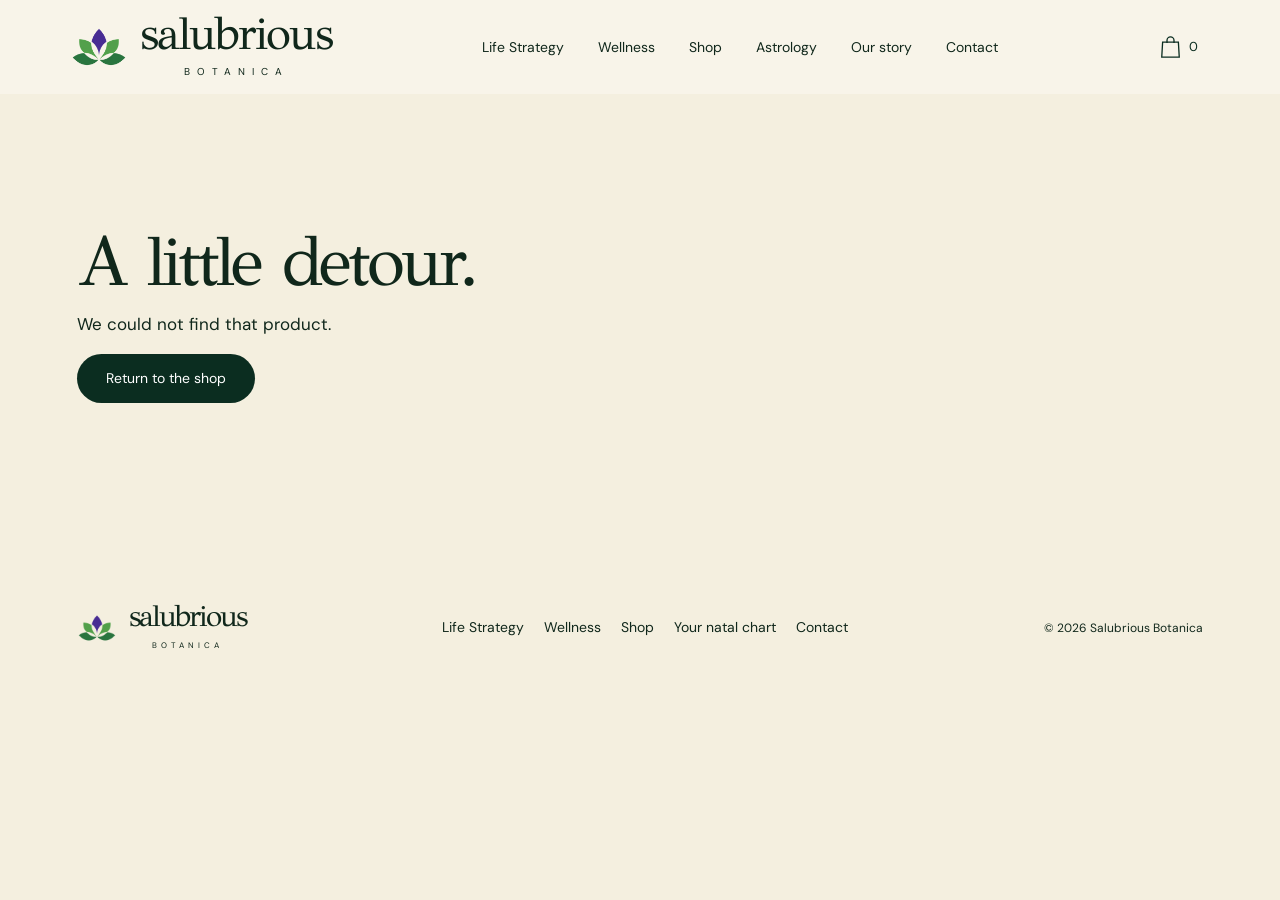
<file: product/index.html>
<!doctype html><html lang="en"><head><meta charset="utf-8"><meta name="viewport" content="width=device-width,initial-scale=1"><title>Product details · Salubrious Botanica</title><meta name="description" content="Product details — botanical tools for intentional living."><link rel="icon" href="/assets/lotus.png"><link rel="preconnect" href="https://fonts.googleapis.com"><link rel="preconnect" href="https://fonts.gstatic.com" crossorigin><link href="https://fonts.googleapis.com/css2?family=DM+Sans:wght@400;500;600&family=GFS+Didot&display=swap" rel="stylesheet"><link rel="stylesheet" href="/styles.css"><link rel="stylesheet" href="/store.css"></head><body><header><a class="brand" href="/" aria-label="Salubrious Botanica home"><img src="/assets/lotus.png" alt="" width="58" height="58"><span>salubrious<small>BOTANICA</small></span></a><nav aria-label="Main navigation"><a href="/life-strategy/">Life Strategy</a><a href="/wellness/">Wellness</a><a href="/shop/">Shop</a><a href="/astrology/">Astrology</a><a href="/about/">Our story</a><a href="/contact/">Contact</a></nav><div class="header-actions"><button class="cart-toggle" aria-label="Open shopping bag"><svg width="21" height="24" viewBox="0 0 24 27" fill="none" aria-hidden="true"><path d="M3 8h18l1 17H2L3 8Z M8 9V6a4 4 0 0 1 8 0v3" stroke="currentColor" stroke-width="1.5"/></svg><span class="cart-count">0</span></button><button class="menu-toggle" aria-expanded="false" aria-label="Open menu">Menu</button></div></header><main><section id="product-detail" class="product-detail"></section><section class="store-section related"><p class="eyebrow">CONTINUE YOUR RITUAL</p><h2>A little more <em>inspiration.</em></h2><div id="related-grid" class="product-grid"></div></section></main><footer><a class="brand" href="/"><img src="/assets/lotus.png" alt="" width="40" height="40"><span>salubrious<small>BOTANICA</small></span></a><div class="footer-links"><a href="/life-strategy/">Life Strategy</a><a href="/wellness/">Wellness</a><a href="/shop/">Shop</a><a href="/astrology/">Your natal chart</a><a href="/contact/">Contact</a></div><small>© <span id="year"></span> Salubrious Botanica</small></footer><div id="toast" role="status" aria-live="polite"></div><dialog id="cart-dialog" aria-labelledby="cart-title"><div class="cart-head"><div><p class="eyebrow">YOUR RITUALS</p><h2 id="cart-title">Your bag</h2></div><button class="icon-close" data-close-cart aria-label="Close bag">×</button></div><div id="cart-lines"></div><div id="cart-summary"></div></dialog><script src="/catalog.js"></script><script src="/common.js"></script><script src="/product.js"></script><script src="/hq.js" defer></script></body></html>
</file>
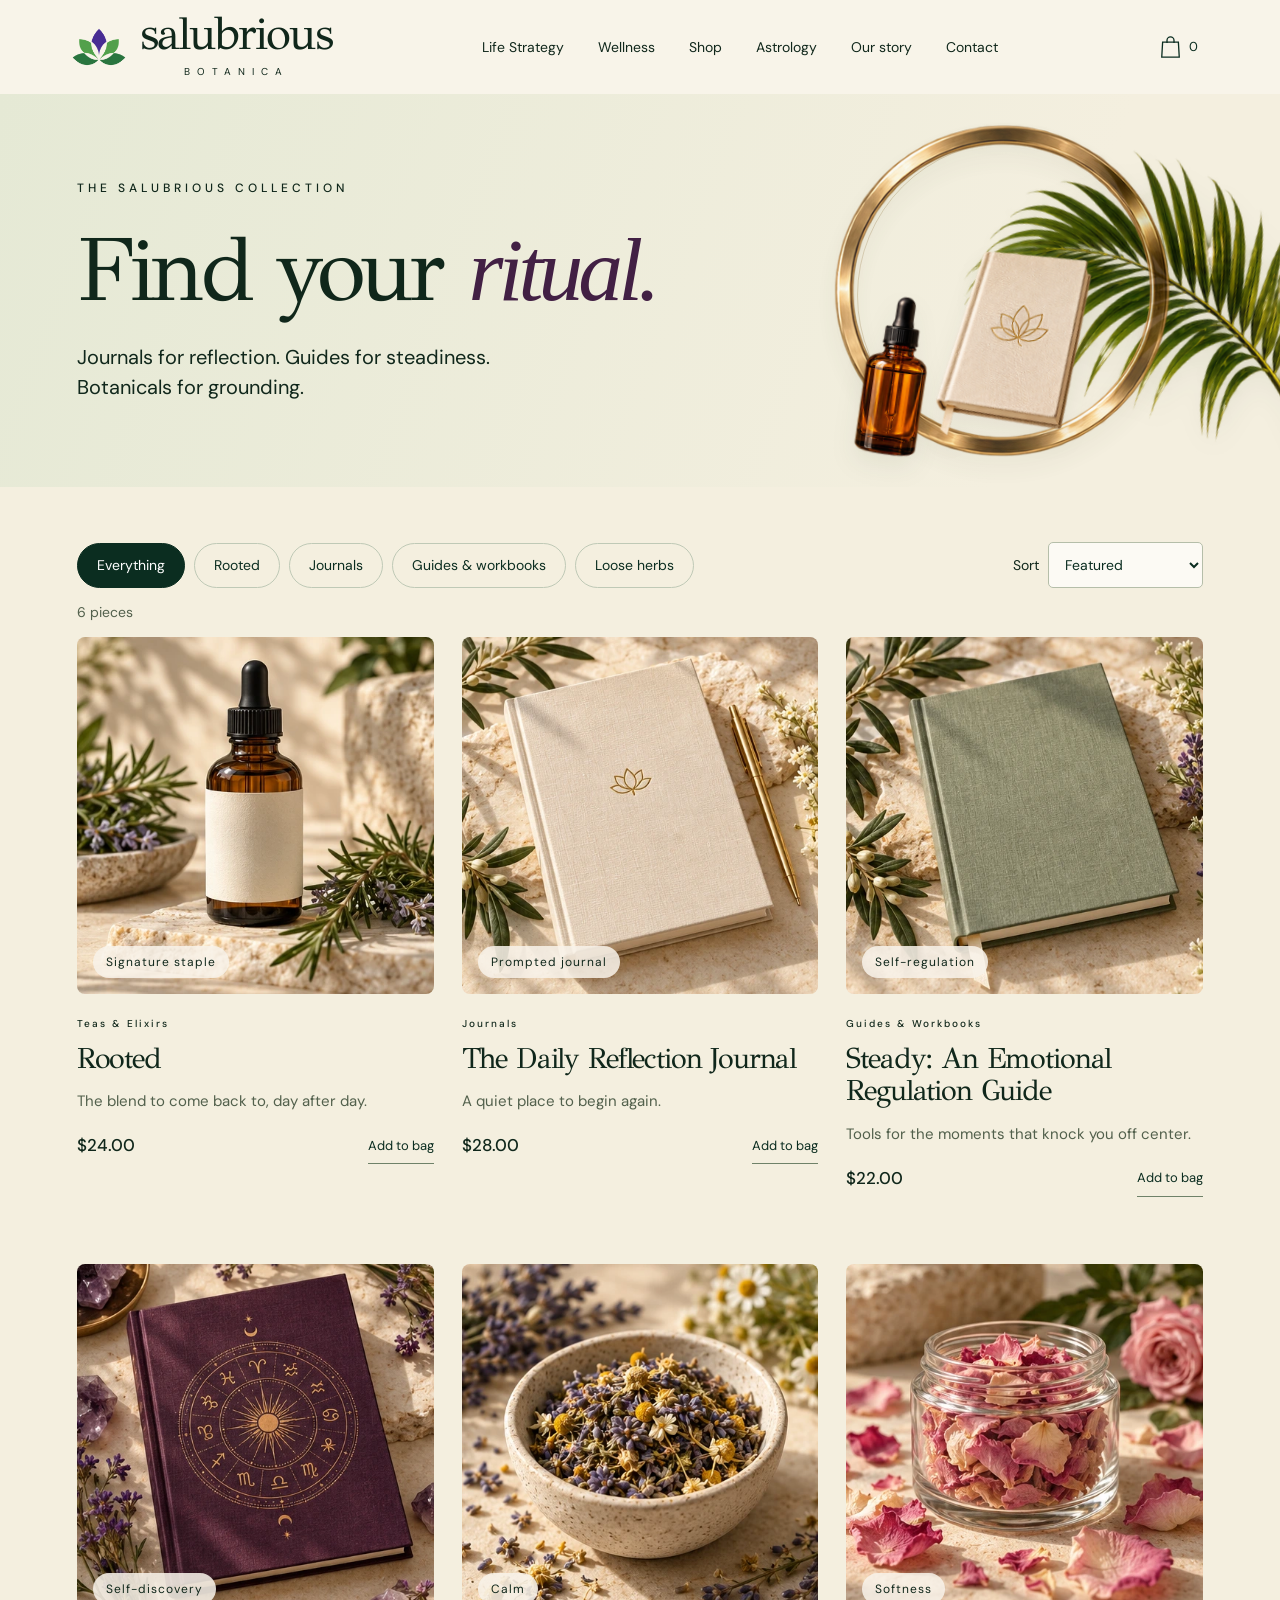
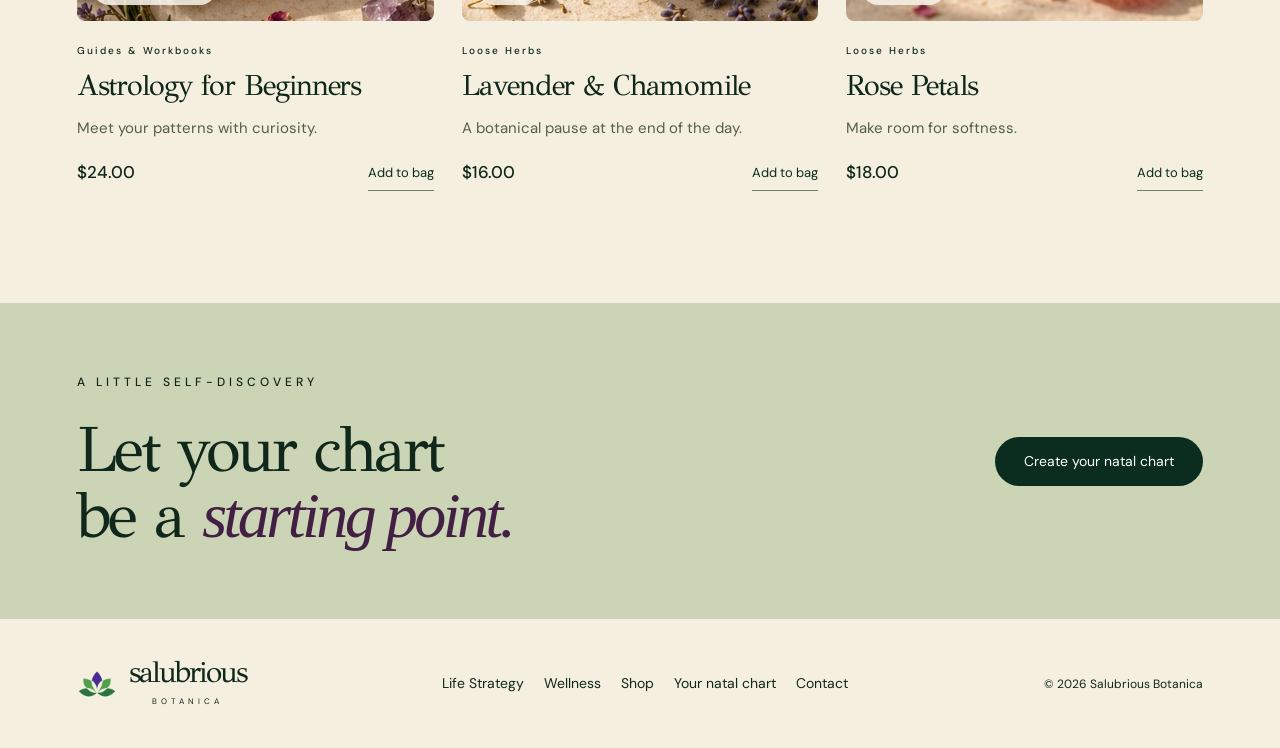
<file: shop/index.html>
<!doctype html><html lang="en"><head><meta charset="utf-8"><meta name="viewport" content="width=device-width,initial-scale=1"><title>The Shop · Salubrious Botanica</title><meta name="description" content="The Shop — botanical tools for intentional living."><link rel="icon" href="/assets/lotus.png"><link rel="preconnect" href="https://fonts.googleapis.com"><link rel="preconnect" href="https://fonts.gstatic.com" crossorigin><link href="https://fonts.googleapis.com/css2?family=DM+Sans:wght@400;500;600&family=GFS+Didot&display=swap" rel="stylesheet"><link rel="stylesheet" href="/styles.css"><link rel="stylesheet" href="/store.css"></head><body><header><a class="brand" href="/" aria-label="Salubrious Botanica home"><img src="/assets/lotus.png" alt="" width="58" height="58"><span>salubrious<small>BOTANICA</small></span></a><nav aria-label="Main navigation"><a href="/life-strategy/">Life Strategy</a><a href="/wellness/">Wellness</a><a href="/shop/">Shop</a><a href="/astrology/">Astrology</a><a href="/about/">Our story</a><a href="/contact/">Contact</a></nav><div class="header-actions"><button class="cart-toggle" aria-label="Open shopping bag"><svg width="21" height="24" viewBox="0 0 24 27" fill="none" aria-hidden="true"><path d="M3 8h18l1 17H2L3 8Z M8 9V6a4 4 0 0 1 8 0v3" stroke="currentColor" stroke-width="1.5"/></svg><span class="cart-count">0</span></button><button class="menu-toggle" aria-expanded="false" aria-label="Open menu">Menu</button></div></header><main><section class="inner-intro"><p class="eyebrow">THE SALUBRIOUS COLLECTION</p><h1>Find your <em>ritual.</em></h1><p>Journals for reflection. Guides for steadiness.<br>Botanicals for grounding.</p><div class="header-decoration decoration-shop" aria-hidden="true"><img src="/assets/palm.png" class="deco-sprig" alt=""><img src="/assets/ring.png" class="deco-halo" alt=""><img src="/assets/journal.png" class="deco-object" alt=""><img src="/assets/bottle.png" class="deco-small-object" alt=""></div></section><section class="store-section"><div class="shop-toolbar"><div class="filters" role="group" aria-label="Product category"><button data-category="All" class="active">Everything</button><button data-category="Teas & Elixirs">Rooted</button><button data-category="Journals">Journals</button><button data-category="Guides & Workbooks">Guides & workbooks</button><button data-category="Loose Herbs">Loose herbs</button></div><label class="sort-label">Sort <select id="shop-sort"><option value="featured">Featured</option><option value="low">Price: low to high</option><option value="high">Price: high to low</option></select></label></div><p id="product-count" class="muted" aria-live="polite"></p><div id="product-grid" class="product-grid"></div></section><section class="journal-callout"><div><p class="eyebrow">A LITTLE SELF-DISCOVERY</p><h2>Let your chart<br>be a <em>starting point.</em></h2></div><a class="button" href="/astrology/">Create your natal chart</a></section></main><footer><a class="brand" href="/"><img src="/assets/lotus.png" alt="" width="40" height="40"><span>salubrious<small>BOTANICA</small></span></a><div class="footer-links"><a href="/life-strategy/">Life Strategy</a><a href="/wellness/">Wellness</a><a href="/shop/">Shop</a><a href="/astrology/">Your natal chart</a><a href="/contact/">Contact</a></div><small>© <span id="year"></span> Salubrious Botanica</small></footer><div id="toast" role="status" aria-live="polite"></div><dialog id="cart-dialog" aria-labelledby="cart-title"><div class="cart-head"><div><p class="eyebrow">YOUR RITUALS</p><h2 id="cart-title">Your bag</h2></div><button class="icon-close" data-close-cart aria-label="Close bag">×</button></div><div id="cart-lines"></div><div id="cart-summary"></div></dialog><script src="/catalog.js"></script><script src="/common.js"></script><script src="/shop.js"></script><script src="/hq.js" defer></script></body></html>
</file>
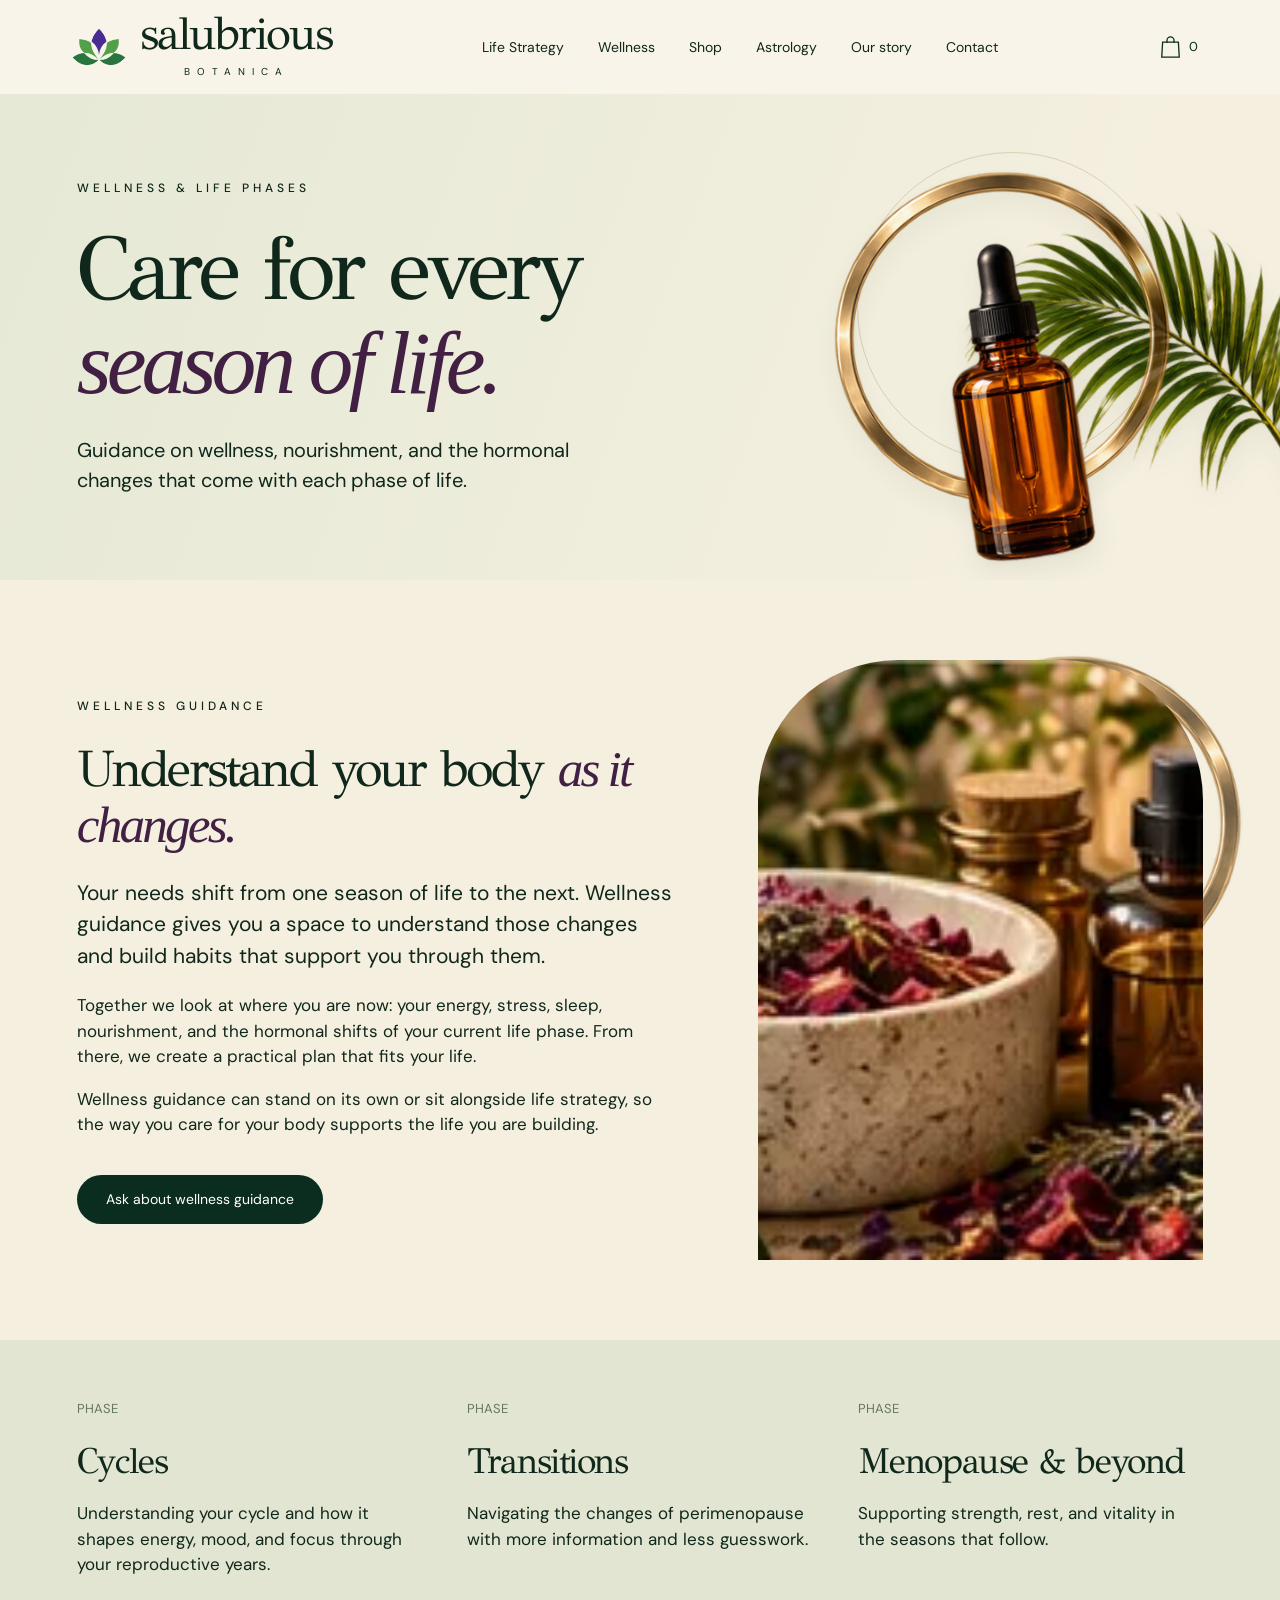
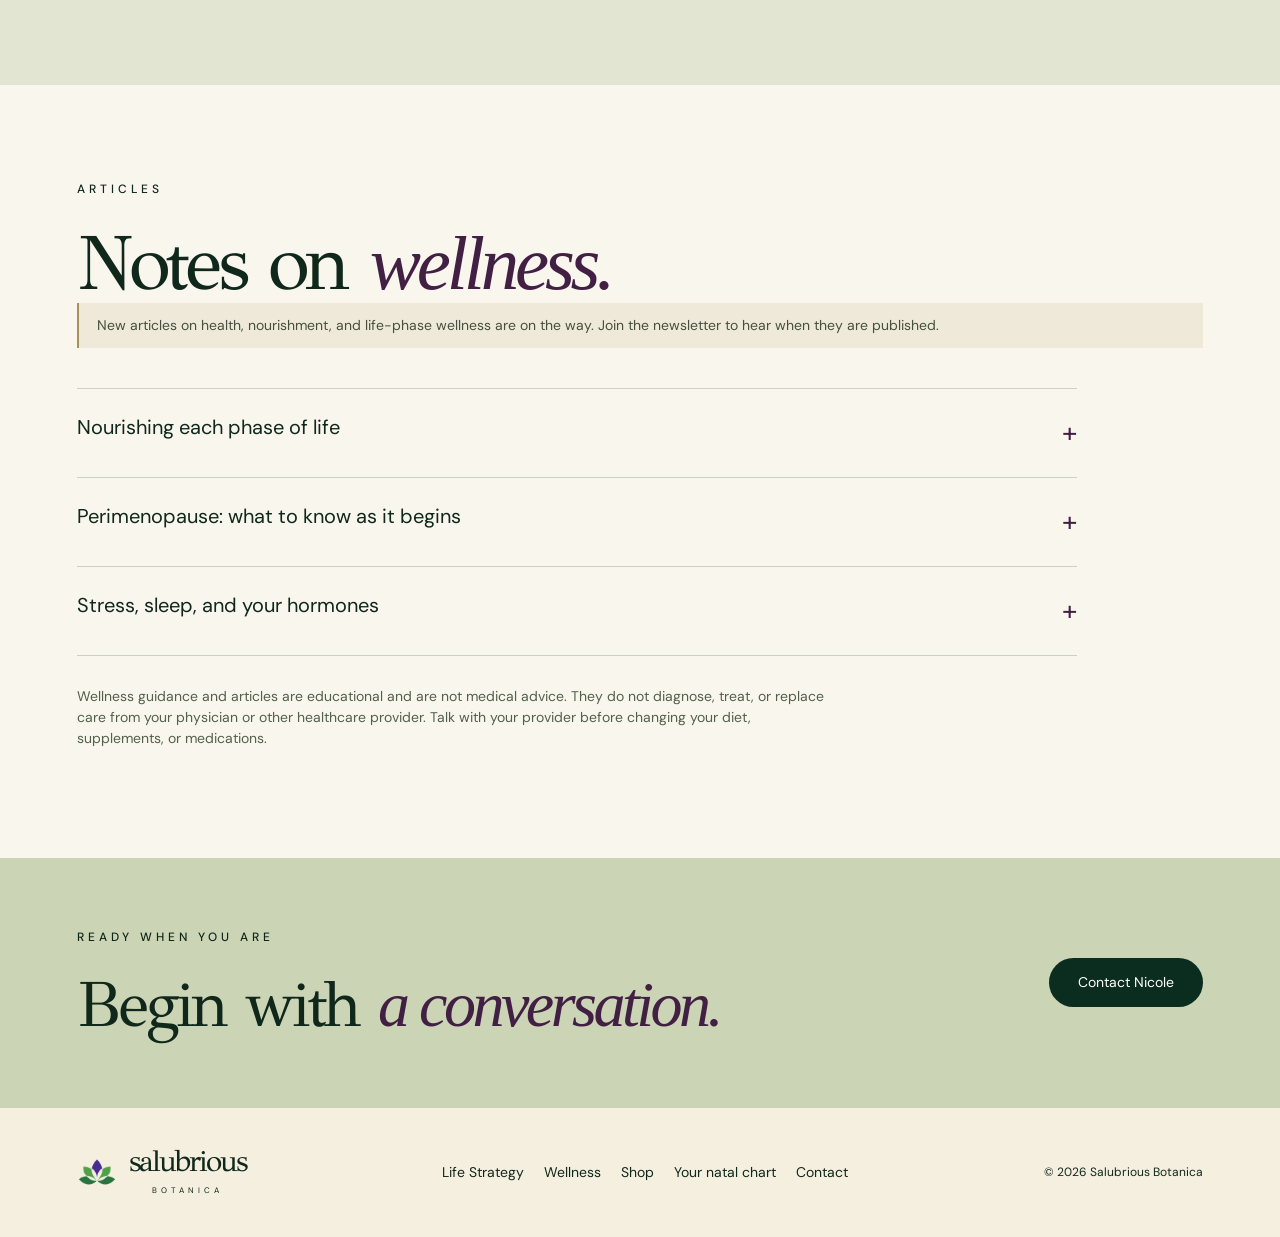
<file: wellness/index.html>
<!doctype html><html lang="en"><head><meta charset="utf-8"><meta name="viewport" content="width=device-width,initial-scale=1"><title>Wellness · Salubrious Botanica</title><meta name="description" content="Wellness and life-phase guidance with T. Nicole Ellis, LCSW, BCD, MAC, CSAC: hormonal and nutritional wellness support for every season of a woman's life, plus articles."><link rel="icon" href="/assets/lotus.png"><link rel="preconnect" href="https://fonts.googleapis.com"><link rel="preconnect" href="https://fonts.gstatic.com" crossorigin><link href="https://fonts.googleapis.com/css2?family=DM+Sans:wght@400;500;600&family=GFS+Didot&display=swap" rel="stylesheet"><link rel="stylesheet" href="/styles.css"><link rel="stylesheet" href="/store.css"></head><body><header><a class="brand" href="/" aria-label="Salubrious Botanica home"><img src="/assets/lotus.png" alt="" width="58" height="58"><span>salubrious<small>BOTANICA</small></span></a><nav aria-label="Main navigation"><a href="/life-strategy/">Life Strategy</a><a href="/wellness/">Wellness</a><a href="/shop/">Shop</a><a href="/astrology/">Astrology</a><a href="/about/">Our story</a><a href="/contact/">Contact</a></nav><div class="header-actions"><button class="cart-toggle" aria-label="Open shopping bag"><svg width="21" height="24" viewBox="0 0 24 27" fill="none" aria-hidden="true"><path d="M3 8h18l1 17H2L3 8Z M8 9V6a4 4 0 0 1 8 0v3" stroke="currentColor" stroke-width="1.5"/></svg><span class="cart-count">0</span></button><button class="menu-toggle" aria-expanded="false" aria-label="Open menu">Menu</button></div></header><main><section class="inner-intro"><p class="eyebrow">WELLNESS & LIFE PHASES</p><h1>Care for every <em>season of life.</em></h1><p>Guidance on wellness, nourishment, and the hormonal<br>changes that come with each phase of life.</p><div class="header-decoration decoration-life" aria-hidden="true"><img src="/assets/palm.png" class="deco-sprig" alt=""><img src="/assets/ring.png" class="deco-halo" alt=""><img src="/assets/bottle.png" class="deco-object" alt=""></div></section><section class="about-layout"><div><p class="eyebrow">WELLNESS GUIDANCE</p><h2>Understand your body <em>as it changes.</em></h2><p class="lead">Your needs shift from one season of life to the next. Wellness guidance gives you a space to understand those changes and build habits that support you through them.</p><p>Together we look at where you are now: your energy, stress, sleep, nourishment, and the hormonal shifts of your current life phase. From there, we create a practical plan that fits your life.</p><p>Wellness guidance can stand on its own or sit alongside life strategy, so the way you care for your body supports the life you are building.</p><a class="button" href="/contact/?interest=wellness#inquiry">Ask about wellness guidance</a></div><div class="about-art"><img src="/assets/herbs.webp" alt="Dried botanicals in a stone bowl beside amber bottles"><img class="about-art-ring" src="/assets/ring.png" alt="" aria-hidden="true"></div></section><section class="values store-section"><article><span>PHASE</span><h3>Cycles</h3><p>Understanding your cycle and how it shapes energy, mood, and focus through your reproductive years.</p></article><article><span>PHASE</span><h3>Transitions</h3><p>Navigating the changes of perimenopause with more information and less guesswork.</p></article><article><span>PHASE</span><h3>Menopause & beyond</h3><p>Supporting strength, rest, and vitality in the seasons that follow.</p></article></section><section class="faq section"><p class="eyebrow">ARTICLES</p><h2>Notes on <em>wellness.</em></h2><div class="sample-note">New articles on health, nourishment, and life-phase wellness are on the way. <a href="/#newsletter">Join the newsletter</a> to hear when they are published.</div><div class="questions"><details><summary>Nourishing each phase of life</summary><p>Coming soon.</p></details><details><summary>Perimenopause: what to know as it begins</summary><p>Coming soon.</p></details><details><summary>Stress, sleep, and your hormones</summary><p>Coming soon.</p></details></div><p class="muted" style="margin-top:30px;font-size:14px;max-width:760px">Wellness guidance and articles are educational and are not medical advice. They do not diagnose, treat, or replace care from your physician or other healthcare provider. Talk with your provider before changing your diet, supplements, or medications.</p></section><section class="journal-callout"><div><p class="eyebrow">READY WHEN YOU ARE</p><h2>Begin with <em>a conversation.</em></h2></div><a class="button" href="/contact/?interest=wellness#inquiry">Contact Nicole</a></section></main><footer><a class="brand" href="/"><img src="/assets/lotus.png" alt="" width="40" height="40"><span>salubrious<small>BOTANICA</small></span></a><div class="footer-links"><a href="/life-strategy/">Life Strategy</a><a href="/wellness/">Wellness</a><a href="/shop/">Shop</a><a href="/astrology/">Your natal chart</a><a href="/contact/">Contact</a></div><small>© <span id="year"></span> Salubrious Botanica</small></footer><div id="toast" role="status" aria-live="polite"></div><dialog id="cart-dialog" aria-labelledby="cart-title"><div class="cart-head"><div><p class="eyebrow">YOUR RITUALS</p><h2 id="cart-title">Your bag</h2></div><button class="icon-close" data-close-cart aria-label="Close bag">×</button></div><div id="cart-lines"></div><div id="cart-summary"></div></dialog><script src="/catalog.js"></script><script src="/common.js"></script><script src="/hq.js" defer></script></body></html>
</file>
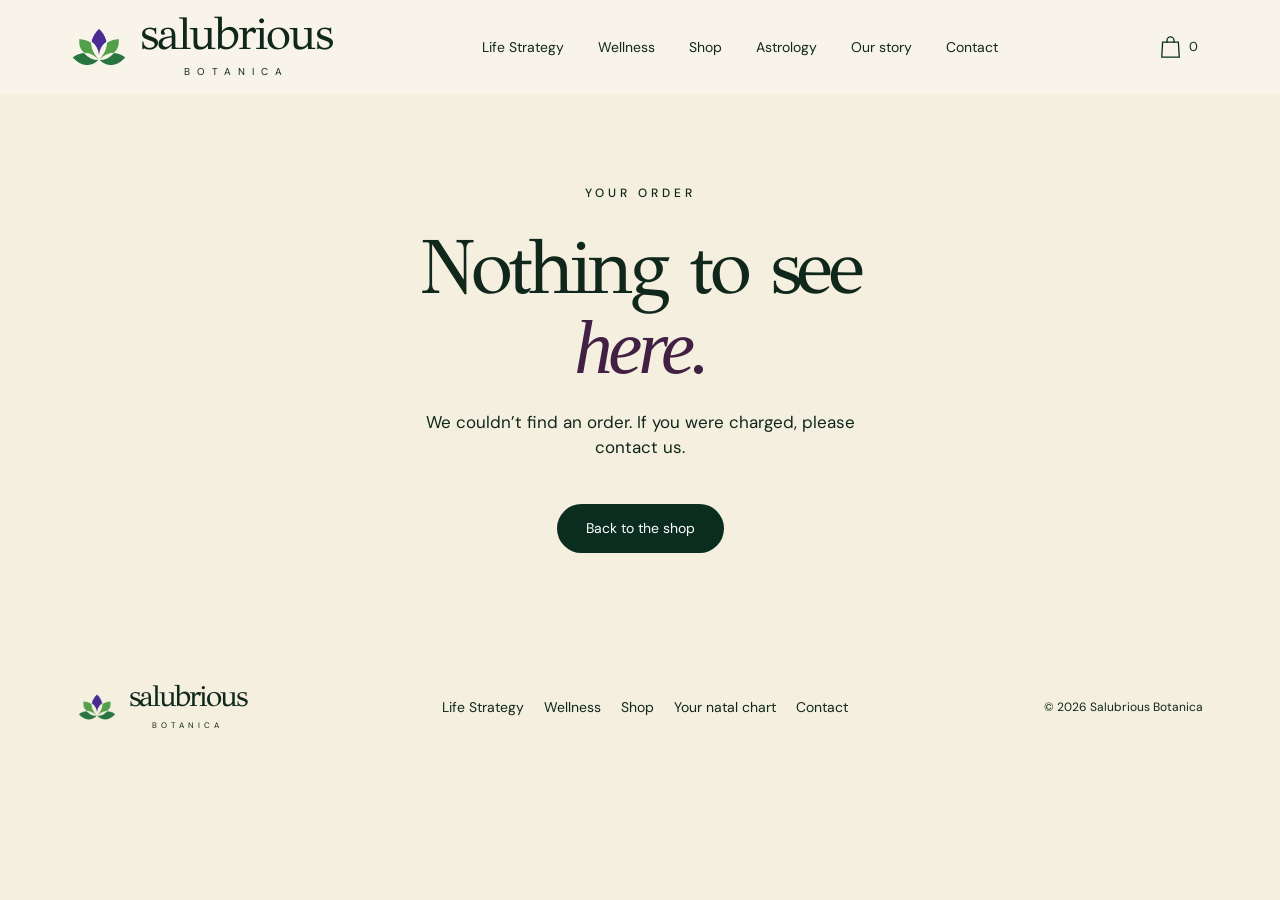
<file: checkout/complete/index.html>
<!doctype html><html lang="en"><head><meta charset="utf-8"><meta name="viewport" content="width=device-width,initial-scale=1"><title>Thank You · Salubrious Botanica</title><meta name="robots" content="noindex"><meta name="description" content="Checkout — botanical tools for intentional living."><link rel="icon" href="/assets/lotus.png"><link rel="preconnect" href="https://fonts.googleapis.com"><link rel="preconnect" href="https://fonts.gstatic.com" crossorigin><link href="https://fonts.googleapis.com/css2?family=DM+Sans:wght@400;500;600&family=GFS+Didot&display=swap" rel="stylesheet"><link rel="stylesheet" href="/styles.css"><link rel="stylesheet" href="/store.css"></head><body><header><a class="brand" href="/" aria-label="Salubrious Botanica home"><img src="/assets/lotus.png" alt="" width="58" height="58"><span>salubrious<small>BOTANICA</small></span></a><nav aria-label="Main navigation"><a href="/life-strategy/">Life Strategy</a><a href="/wellness/">Wellness</a><a href="/shop/">Shop</a><a href="/astrology/">Astrology</a><a href="/about/">Our story</a><a href="/contact/">Contact</a></nav><div class="header-actions"><button class="cart-toggle" aria-label="Open shopping bag"><svg width="21" height="24" viewBox="0 0 24 27" fill="none" aria-hidden="true"><path d="M3 8h18l1 17H2L3 8Z M8 9V6a4 4 0 0 1 8 0v3" stroke="currentColor" stroke-width="1.5"/></svg><span class="cart-count">0</span></button><button class="menu-toggle" aria-expanded="false" aria-label="Open menu">Menu</button></div></header><main><section class="order-done"><p class="eyebrow" id="done-eyebrow">YOUR ORDER</p><h1 id="done-title">One moment&hellip;</h1><p id="done-text">We&rsquo;re confirming your payment.</p><a class="button" href="/shop/">Back to the shop</a></section></main><footer><a class="brand" href="/"><img src="/assets/lotus.png" alt="" width="40" height="40"><span>salubrious<small>BOTANICA</small></span></a><div class="footer-links"><a href="/life-strategy/">Life Strategy</a><a href="/wellness/">Wellness</a><a href="/shop/">Shop</a><a href="/astrology/">Your natal chart</a><a href="/contact/">Contact</a></div><small>© <span id="year"></span> Salubrious Botanica</small></footer><div id="toast" role="status" aria-live="polite"></div><dialog id="cart-dialog" aria-labelledby="cart-title"><div class="cart-head"><div><p class="eyebrow">YOUR RITUALS</p><h2 id="cart-title">Your bag</h2></div><button class="icon-close" data-close-cart aria-label="Close bag">×</button></div><div id="cart-lines"></div><div id="cart-summary"></div></dialog><script src="/catalog.js"></script><script src="/common.js"></script><script>(function(){var id=new URLSearchParams(location.search).get("session_id"),t=document.querySelector("#done-title"),x=document.querySelector("#done-text"),e=document.querySelector("#done-eyebrow");function show(a,b,c){e.textContent=a;t.innerHTML=b;x.innerHTML=c}if(!id){show("YOUR ORDER","Nothing to see <em>here.</em>","We couldn&rsquo;t find an order. If you were charged, please contact us.");return}fetch(window.HQ_URL+"/api/public/checkout?session_id="+encodeURIComponent(id)).then(function(r){return r.json().then(function(b){if(!r.ok)throw new Error(b.error);return b})}).then(function(b){if(b.paid){window.clearCart();show(b.number?"ORDER #"+b.number:"ORDER PLACED","Thank you, <em>truly.</em>","Your order is in. A receipt is on its way"+(b.email?" to <strong>"+window.escapeHTML(b.email)+"</strong>":"")+", and we&rsquo;ll be in touch when it ships.")}else if(b.status==="open"){show("NOT COMPLETE","Payment didn&rsquo;t <em>go through.</em>","Your bag is saved. <a href=\"/checkout/\">Return to checkout</a> to try again.")}else{show("PROCESSING","Almost <em>there.</em>","Your payment is processing. You&rsquo;ll get an email receipt as soon as it clears.")}}).catch(function(){show("YOUR ORDER","We couldn&rsquo;t <em>confirm it.</em>","If you were charged, your order is safe. Please <a href=\"/contact/\">contact us</a> and we&rsquo;ll check on it.")})})();</script><script src="/hq.js" defer></script></body></html>
</file>
<file: styles.css>
:root{--forest:#0b2d20;--plum:#422044;--cream:#f4efdf;--sage:#cbd4b4;--ink:#10271b;--gold:#a99258}*{box-sizing:border-box}html{scroll-behavior:smooth;scroll-padding-top:90px}body{margin:0;background:var(--cream);color:var(--ink);font:17px/1.5 'DM Sans',sans-serif}a{color:inherit;text-decoration:none}button{font:inherit}a:focus-visible,button:focus-visible,summary:focus-visible{outline:3px solid #785382;outline-offset:6px}header{height:94px;padding:0 5.5%;display:flex;align-items:center;justify-content:space-between;gap:30px;background:#f8f4e9;position:relative;z-index:20}.brand{display:flex;align-items:center;gap:12px}.brand img{object-fit:contain}.brand span{font:46px/.9 'GFS Didot',Georgia,serif;letter-spacing:-2px}.brand small{display:block;font:10px/1.8 'DM Sans',sans-serif;letter-spacing:7px;text-align:center;margin-top:8px}nav{display:flex;gap:34px;font-size:14px}nav a:hover{color:var(--plum)}.button{border:0;background:var(--forest);color:#fff;padding:14px 29px;border-radius:99px;font-size:14px;display:inline-flex;align-items:center;justify-content:center;transition:background .2s,transform .2s}.button:hover{background:var(--plum);transform:translateY(-2px)}.menu-toggle{display:none}.hero{position:relative;min-height:780px;overflow:hidden;isolation:isolate;background:#eee6d5}.hero-backdrop{position:absolute;inset:0;z-index:-1;background:url('assets/backdrop.webp') center/cover}.hero-copy{position:relative;z-index:12;width:48%;padding:90px 0 95px 6%}.eyebrow{font-size:12px;font-weight:500;letter-spacing:4px;margin:0 0 26px}h1,h2,h3{font-family:'GFS Didot',Georgia,serif;font-weight:400;margin:0;letter-spacing:-.055em}h1{font-size:clamp(65px,7.65vw,124px);line-height:.94}em{font-family:Georgia,serif;font-weight:400;color:var(--plum);letter-spacing:-.055em}.intro{font-size:21px;line-height:1.45;margin:28px 0}.hero-stage{position:absolute;right:0;top:0;width:59%;height:100%;pointer-events:none}.layer{position:absolute;will-change:transform;transform:translate3d(var(--tx,0px),var(--ty,0px),0) rotate(var(--rot,0deg));opacity:1}.layer img{display:block;width:100%;height:100%;object-fit:contain;filter:drop-shadow(0 12px 12px #14230b18)}.pedestal{left:15%;bottom:-5%;width:83%;height:43%;z-index:2}.palm{right:-13%;top:4%;width:68%;height:76%;z-index:1}.vase{right:17%;bottom:13%;width:33%;height:48%;z-index:3}.ring{left:11%;top:25%;width:85%;height:66%;z-index:4}.monstera{left:-3%;top:15%;width:62%;height:55%;z-index:5}.shell{width:13%;height:21%;z-index:6}.shell::before{content:'';position:absolute;top:-300px;bottom:92%;left:50%;width:1px;background:#a89460}.shell-one{top:2%;left:35%;transform:rotate(-9deg)}.shell-two{top:12%;left:51%}.shell-three{top:23%;left:41%}.bottle{left:24%;bottom:12%;width:15%;height:25%;z-index:7}.journal{left:38%;bottom:10%;width:23%;height:27%;z-index:8}.replay{position:absolute;right:32px;bottom:25px;z-index:15;background:#f8f4e9cc;border:1px solid #234d3655;border-radius:30px;padding:8px 16px;color:var(--forest);font-size:12px;cursor:pointer}.section{padding:95px 6%}.shop{background:radial-gradient(ellipse at 80% 0,#eef0d8aa,transparent 65%),var(--sage)}.section-heading{display:flex;justify-content:space-between;align-items:end;margin-bottom:40px}h2{font-size:clamp(44px,6vw,90px);line-height:1.03}.category-note{font-size:11px;letter-spacing:2px;line-height:2.2;border-bottom:1px solid #54744c;padding-bottom:10px}.cards{display:grid;grid-template-columns:repeat(3,1fr);gap:24px}.card{background:var(--cream);border-radius:10px;overflow:hidden}.card-image{display:block;overflow:hidden;aspect-ratio:1.7}.card-image img{width:100%;height:100%;object-fit:cover;transition:transform .7s}.card:hover .card-image img{transform:scale(1.06)}.card-body{padding:26px 27px 30px}h3{font-size:29px;line-height:1.12;letter-spacing:-.04em}.card p{font-size:16px;line-height:1.4;margin:15px 0 28px;min-height:45px}.text-link{font-size:12px;letter-spacing:2px;text-transform:uppercase;border-bottom:1px solid #76906d;padding-bottom:8px;display:inline-block}.story{display:grid;grid-template-columns:1fr 1fr;align-items:center;overflow:hidden;background:#f7f0e1}.story-copy{padding:90px 0 90px 12%;position:relative;z-index:1}.story h2{font-size:clamp(45px,5.5vw,82px)}.story-copy>p:not(.eyebrow){max-width:520px;font-size:20px;margin-top:25px}.story-copy .story-detail{font-size:16px!important}.story>img{width:100%;height:100%;min-height:540px;object-fit:cover}.faq{background:#f9f6ee}.questions{margin-top:40px;max-width:1000px}details{border-top:1px solid #cad1c2;padding:23px 0}details:last-child{border-bottom:1px solid #cad1c2}summary{cursor:pointer;font-size:20px;list-style:none;display:flex;justify-content:space-between;gap:25px}summary::after{content:'+';font-size:28px;color:var(--plum)}details[open] summary::after{content:'−'}details p{max-width:760px;color:#465642;font-size:16px}details a{text-decoration:underline;overflow-wrap:anywhere}.newsletter{background:var(--forest);color:var(--cream);padding:90px 8%;display:flex;align-items:center;justify-content:space-between;gap:40px}.newsletter .eyebrow{color:#b8a264}.newsletter h2{font-size:clamp(40px,4vw,64px);letter-spacing:-.03em}.newsletter p{margin-bottom:0}.light{background:var(--cream);color:var(--forest);white-space:nowrap}.light:hover{color:#fff}footer{padding:40px 6%;display:flex;align-items:center;justify-content:space-between;gap:25px;font-size:14px}footer .brand span{font-size:30px}footer .brand small{font-size:8px;letter-spacing:4px}footer>a:not(.brand){overflow-wrap:anywhere}footer small{font-size:12px}
@media(min-width:1700px){.hero{min-height:920px}.hero-copy{padding-top:120px}}@media(max-width:1050px){header{height:82px;padding:0 4%}.brand span{font-size:34px}.brand img{width:43px;height:43px}nav{gap:20px}.header-cta{display:none}.hero{min-height:660px}.hero-copy{padding:70px 0 70px 5%;width:49%}h1{font-size:8vw}.intro{font-size:17px}.card-body{padding:22px 18px}h3{font-size:24px}.section{padding:75px 5%}.category-note{display:none}.story>img{min-height:500px}.story-copy{padding:65px 20px 65px 10%}footer{flex-wrap:wrap}}@media(max-width:700px){header{height:80px}.brand span{font-size:32px}.brand small{letter-spacing:5px;font-size:8px}nav{display:none;position:absolute;top:80px;left:0;right:0;background:#f8f4e9;padding:28px;box-shadow:0 8px 14px #0001}nav.open{display:flex;flex-direction:column}.menu-toggle{display:block;background:none;border:1px solid #164329;border-radius:30px;padding:8px 15px;font-size:13px;color:var(--forest)}.hero{min-height:1050px}.hero-copy{width:100%;padding:50px 6% 0}.eyebrow{font-size:10px;letter-spacing:2.4px}h1{font-size:clamp(64px,15vw,95px);line-height:.97}.hero-copy .intro{max-width:300px;font-size:18px}.hero-stage{width:100%;height:500px;bottom:0;top:auto;right:0}.hero-backdrop{background-position:62% bottom;background-size:auto 100%}.replay{right:18px;bottom:15px}.section{padding:65px 6%}h2{font-size:49px}.cards{grid-template-columns:1fr;gap:25px}.card-image{aspect-ratio:1.8}.card-body{padding:26px}h3{font-size:31px}.card p{min-height:0}.story{grid-template-columns:1fr}.story-copy{padding:65px 6% 40px}.story h2{font-size:51px}.story>img{min-height:0;height:330px}.newsletter{padding:65px 6%;flex-direction:column;align-items:start;gap:25px}.newsletter h2{font-size:46px}summary{font-size:18px}footer{flex-direction:column;align-items:start;padding:35px 6%}.desktop-break{display:none}}@media(prefers-reduced-motion:reduce){html{scroll-behavior:auto}*,*::before,*::after{transition:none!important;animation:none!important}.layer{will-change:auto}}
/* Additional independent layers restore the approved still life. */
.slab{left:6%;bottom:-1%;width:96%;height:12%;z-index:2}.column{left:44%;bottom:12%;width:22%;height:39%;z-index:2}.trailing-plant{left:-9%;bottom:0;width:39%;height:34%;z-index:10}.orb{left:53%;bottom:11%;width:27%;height:26%;z-index:6}.gold-sphere{left:69%;bottom:1%;width:13%;height:13%;z-index:11}.pedestal{left:27%;bottom:0;width:56%;height:25%;z-index:7}.bottle{left:27%;bottom:9%;height:23%;z-index:9}.journal{left:38%;bottom:10%;height:25%;z-index:9}.vase{right:14%;bottom:7%;height:54%;width:34%}.ring{left:16%;top:32%;width:79%;height:64%}.monstera{left:-3%;top:17%;width:59%;height:53%}.shell{height:auto;width:9%;transform-origin:50% 0}.shell img{height:auto;width:100%;object-fit:fill;filter:drop-shadow(2px 5px 4px #0002)}.shell::before{top:-1000px;bottom:calc(100% - 3px);left:50%;width:2px;background:#ac8950}.shell-one{top:0;left:35%}.shell-two{top:9%;left:49%}.shell-three{top:19%;left:40%}
/* The photographed cord is offset within the transparent asset. */
.shell::before{left:57.77%;bottom:calc(100% - 6px);transform:translateX(-50%)}
.shell{transform-origin:57.77% 0}
/* One shared scene proportion keeps the assembled still life compact. */
@media(min-width:701px){.hero{min-height:680px;height:clamp(680px,56vw,860px)}.hero-copy{padding-top:70px;padding-bottom:55px}.hero-stage{width:64%;height:auto;aspect-ratio:1.12;max-height:100%;top:auto;bottom:0;right:-1%}h1{font-size:clamp(68px,7.25vw,116px)}}
.hero-stage .layer img{object-fit:fill}
.palm{left:68%;right:auto;top:7%;width:42%;height:76%;z-index:1}
.monstera{left:10%;top:25%;width:43%;height:46%;z-index:5}
.vase{left:57%;right:auto;top:37%;bottom:auto;width:25%;height:54%;z-index:3}
.ring{left:33%;top:42%;width:65%;height:53%;z-index:4}
.column{left:47%;bottom:10%;width:19%;height:30%;z-index:2}
.slab{left:15%;bottom:0;width:88%;height:9%;z-index:2}
.pedestal{left:29%;bottom:2%;width:47%;height:16%;z-index:7}
.orb{left:61%;bottom:12%;width:22%;height:23%;z-index:6}
.gold-sphere{left:73%;bottom:2%;width:10%;height:10%;z-index:11}
.trailing-plant{left:0;bottom:1%;width:35%;height:31%;z-index:10}
.bottle{left:37%;bottom:11%;width:7%;height:20%;z-index:9}
.journal{left:43%;bottom:11%;width:17%;height:20%;z-index:9}
.shell{width:7.8%;height:auto}.shell-one{left:47%;top:0}.shell-two{left:59%;top:10%}.shell-three{left:51%;top:20%}
@media(max-width:700px){.hero{min-height:1050px}.hero-stage{width:111%;right:-7%;height:auto;aspect-ratio:1.12;bottom:0;top:auto;max-height:520px}}
.monstera{left:10%;top:24%;width:45%;height:76%;z-index:5}
.palm{left:56%;top:10%;width:43%;height:78%;z-index:1}
.trailing-plant{left:14%;bottom:3%;width:31%;height:32%;z-index:1}
.shell::before{display:none}
.wire-anchor{position:absolute;left:57.77%;top:.8%;width:0;height:0;pointer-events:none}
.hero-wires{position:absolute;inset:0;width:100%;height:100%;overflow:visible;pointer-events:none;z-index:6}
.hero-wires line{stroke:#ac8950;stroke-width:1.5;vector-effect:non-scaling-stroke}
/* On phones the shell group hangs from the hero ceiling, above the still life. */
@media(max-width:700px){
 .shell{width:5.8%;z-index:14}
 .shell-one{left:73%;top:calc(0px - var(--hero-gap,650px) + 45px)}
 .shell-two{left:84%;top:calc(0px - var(--hero-gap,650px) + 90px)}
 .shell-three{left:92%;top:calc(0px - var(--hero-gap,650px) + 145px)}
 .hero-wires{z-index:13}
}
@media(max-width:700px){
 body.menu-open{overflow:hidden}
 header nav.open{position:fixed;inset:0;width:100%;height:100vh;height:100dvh;z-index:30;display:flex;flex-direction:column;align-items:center;justify-content:center;gap:30px;padding:100px 24px;background:#f8f4e9;box-shadow:none;text-align:center;overflow-y:auto}
 header nav.open a{font-family:'GFS Didot',Georgia,serif;font-size:clamp(36px,10vw,56px);line-height:1.2;letter-spacing:-.035em;padding:5px 20px}
 header nav.open a:hover{color:var(--plum)}
 body.menu-open .menu-toggle{position:fixed;top:22px;right:4%;z-index:31;background:#f8f4e9}
}
@media(max-width:700px) and (max-height:500px){header nav.open{gap:10px;padding:60px 20px 20px}header nav.open a{font-size:30px;padding:2px 16px}}
</file>
<file: store.css>
.header-actions{display:flex;align-items:center;gap:18px}.cart-toggle{background:transparent;border:0;display:flex;gap:8px;align-items:center;color:var(--forest);padding:12px;cursor:pointer}.cart-count{font-size:13px}.inner-intro{padding:85px 6% 65px;background:linear-gradient(110deg,#e5e9d5,#f4efdf 80%)}.inner-intro h1{font-size:clamp(58px,7vw,106px);line-height:1.04}.inner-intro>p:not(.eyebrow){font-size:20px;max-width:620px;margin-top:25px}.store-section{padding:55px 6% 90px}.sample-note{font-size:14px;color:#47503e;border-left:2px solid #a99258;padding:12px 18px;background:#eee9d9;margin:0 0 30px}.shop-toolbar{display:flex;justify-content:space-between;gap:20px;align-items:center;flex-wrap:wrap}.filters{display:flex;gap:9px;flex-wrap:wrap}.filters button{border:1px solid #bfc9b6;background:none;border-radius:40px;padding:11px 19px;cursor:pointer;font-size:14px;color:var(--forest)}.filters button.active{background:var(--forest);color:#fff;border-color:var(--forest)}.sort-label{font-size:14px;display:flex;align-items:center;gap:9px}select,input{font:inherit;color:var(--forest);border:1px solid #b5bea9;background:#fcfaf4;border-radius:5px;padding:12px;max-width:100%}select{cursor:pointer}label{font-size:14px}.muted{font-size:14px;color:#52604c}.product-grid{display:grid;grid-template-columns:repeat(3,minmax(0,1fr));gap:45px 28px}.product-photo{display:block;aspect-ratio:1;position:relative;overflow:hidden;border-radius:8px}.product-photo img{width:100%;height:100%;object-fit:cover;transition:transform .7s}.product-photo:hover img{transform:scale(1.035)}.product-photo>span{position:absolute;bottom:16px;left:16px;border-radius:24px;padding:7px 13px;background:#f8f3e9dd;font-size:12px;letter-spacing:1px}.product-card-info{padding:22px 0}.product-card-info .eyebrow{font-size:10px;letter-spacing:2px;margin-bottom:12px}.product-card-info h3{font-size:29px}.product-card-info p:not(.eyebrow){font-size:15px;color:#52604c;line-height:1.5}.product-card-bottom{display:flex;justify-content:space-between;align-items:center;gap:15px}.small-add{background:none;border:0;border-bottom:1px solid #6f8269;padding:8px 0;font-size:13px;cursor:pointer;color:var(--forest)}.product-card-bottom strong{font-size:17px;font-weight:500}.journal-callout{padding:70px 6%;background:var(--sage);display:flex;justify-content:space-between;gap:35px;align-items:center}.journal-callout h2{font-size:clamp(42px,5vw,70px)}.product-detail{display:grid;grid-template-columns:1fr 1fr;gap:6%;padding:65px 6% 90px;align-items:start}.product-gallery img{width:100%;height:auto;border-radius:8px;display:block}.product-gallery{position:sticky;top:30px}.product-copy h1{font-size:clamp(46px,4.5vw,70px);line-height:1.06;margin:20px 0}.breadcrumb{font-size:13px;color:#617058;display:block;margin-bottom:38px}.product-copy .eyebrow{font-size:11px;margin-bottom:10px}.product-price{font-size:24px}.product-price span{font-size:12px;letter-spacing:1px;margin-left:8px}.lead{font-size:21px}.product-size{font-size:14px;color:#637159}.buy-row{display:flex;align-items:end;gap:18px;margin:28px 0 12px}.buy-row label{display:flex;flex-direction:column;gap:8px}.buy-row .button{flex:1;cursor:pointer;padding:17px 24px}.product-copy details ul{padding-left:20px;font-size:15px}.product-copy details summary{font-size:17px}.demo-caption{font-size:12px;color:#617058;margin:12px 0 25px}.related h2{font-size:60px;margin-bottom:40px}.about-layout{padding:80px 6%;display:grid;grid-template-columns:1.15fr .85fr;gap:7%;align-items:center}.about-layout h1{font-size:clamp(45px,5.5vw,83px);line-height:1.06}.about-layout p{max-width:600px}.about-layout>img{width:100%;height:600px;object-fit:cover;border-radius:140px 140px 0 0}.about-layout .button{margin-top:20px}.values{display:grid;grid-template-columns:repeat(3,1fr);gap:45px;background:#e1e5d1}.values span{color:#68785c;font-size:13px}.values h3{font-size:36px;margin:20px 0}.contact-grid{display:grid;grid-template-columns:repeat(3,1fr);gap:40px}.contact-grid h3{font-size:31px;margin-bottom:20px}.contact-grid a{font-size:16px;text-decoration:underline;overflow-wrap:anywhere}.contact-grid p{font-size:16px}.footer-links{display:flex;gap:20px}.not-found{grid-column:1/-1;padding:70px 0}.not-found h1{font-size:70px}body.cart-open{overflow:hidden}#cart-dialog{position:fixed;inset:0 0 0 auto;width:min(500px,100%);height:100dvh;max-height:100dvh;max-width:100%;margin:0;padding:30px;background:#f9f6ec;border:0;color:var(--forest);box-shadow:-10px 0 50px #0002;overflow:auto}#cart-dialog::backdrop{background:#071e1b77;backdrop-filter:blur(3px)}.cart-head{display:flex;justify-content:space-between;align-items:center;border-bottom:1px solid #ccd2c1;padding-bottom:22px}.cart-head .eyebrow{font-size:10px;margin:0 0 8px}.cart-head h2{font-size:43px}.icon-close{background:none;border:0;font-size:32px;padding:10px;cursor:pointer;color:var(--forest)}.cart-line{display:grid;grid-template-columns:80px 1fr auto;gap:16px;padding:25px 0;border-bottom:1px solid #d4d8c9}.cart-line img{width:80px;height:90px;object-fit:cover;border-radius:4px}.cart-line h3{font-size:21px}.cart-line p{font-size:14px;margin:8px 0}.quantity{display:inline-flex;align-items:center;border:1px solid #becab4;border-radius:3px;gap:8px}.quantity button{background:none;border:0;width:28px;height:28px;cursor:pointer;color:var(--forest)}.quantity span{font-size:14px;min-width:15px;text-align:center}.quantity button:disabled{opacity:.3;cursor:default}.line-end{display:flex;flex-direction:column;align-items:end;gap:35px}.line-end strong{font-size:14px;white-space:nowrap}.line-end button{font-size:11px;text-decoration:underline;background:none;border:0;color:#6d695b;cursor:pointer}.subtotal{display:flex;justify-content:space-between;font-size:19px;gap:25px;margin:25px 0 12px}.full{width:100%;margin-top:14px}.empty-bag{padding:70px 0}.empty-bag h3{font-size:37px}.empty-bag .eyebrow{font-size:10px}.empty-bag .button{margin-top:20px}#toast{position:fixed;bottom:25px;left:50%;transform:translate(-50%,20px);opacity:0;pointer-events:none;padding:12px 25px;border-radius:30px;background:var(--forest);color:#fff;font-size:14px;z-index:100;transition:.2s}#toast.visible{transform:translate(-50%,0);opacity:1}.checkout-layout{display:grid;grid-template-columns:1.5fr 1fr;gap:70px}.checkout-layout aside{background:#e3e8d4;padding:35px;align-self:start}.checkout-layout .cart-line{grid-template-columns:95px 1fr auto}.checkout-layout .cart-line img{width:95px;height:95px}.checkout-layout h3{font-size:30px}.astrology-intro{background:var(--forest);color:var(--cream);padding:75px 6%}.astrology-intro h1{font-size:clamp(58px,6vw,95px);line-height:1.04}.astrology-intro em{color:#cab4d4}.astrology-intro>p:not(.eyebrow){max-width:650px;font-size:20px}.chart-workspace{display:grid;grid-template-columns:1fr 1fr;gap:60px;padding:65px 6%;align-items:start}.birth-form{background:#fffdf7;padding:35px;border:1px solid #d9ddcd;border-radius:10px}.birth-form h2{font-size:40px;margin-bottom:12px}.form-grid{display:grid;grid-template-columns:1fr 1fr;gap:20px}.field{display:flex;flex-direction:column;gap:8px;margin-top:20px}.field.full-field{grid-column:1/-1}.field small{font-size:12px;color:#5a6851}.birth-form input,.birth-form select{width:100%}.check-row{display:flex;gap:9px;align-items:center;font-size:14px;margin:18px 0}.check-row input{width:17px;height:17px;accent-color:var(--forest)}.search-row{display:flex;gap:8px}.search-row input{min-width:0}.search-row button{border-radius:5px;border:0;background:var(--forest);color:white;padding:10px 18px;cursor:pointer}.city-options{display:flex;flex-direction:column;gap:8px}.city-options button{text-align:left;background:#eef0e3;border:1px solid #bac6aa;padding:12px;font-size:14px;cursor:pointer;border-radius:4px;color:var(--forest)}.selected-place{color:#43593c;font-size:14px}.form-error{color:#96302d;font-size:14px;min-height:20px}.form-actions{display:flex;flex-wrap:wrap;align-items:center;gap:20px;margin-top:25px}.form-actions .button{cursor:pointer}.plain-button{border:0;border-bottom:1px solid #8d9d82;background:none;color:var(--forest);padding:5px 0;cursor:pointer;font-size:14px}.chart-preview{position:sticky;top:30px;text-align:center}.chart-preview #chart-wheel>svg{max-width:100%;height:auto}.chart-preview h3{font-size:34px;margin-top:15px}.chart-placeholder{min-height:420px;display:flex;flex-direction:column;align-items:center;justify-content:center;border:1px solid #b8c6ab;border-radius:50%;aspect-ratio:1;background:radial-gradient(circle,#f8f4e9 42%,#dce3cd 100%);padding:55px}.chart-placeholder p{font-size:16px;max-width:270px}.zodiac-text{font-family:Georgia,serif;font-size:30px;color:var(--plum);letter-spacing:10px;line-height:1.7}.chart-note{font-size:13px;color:#5c6b52}.report{padding:65px 6%;background:#e3e8d6}.report[hidden]{display:none}.report-top{display:flex;justify-content:space-between;gap:25px;align-items:center}.report h2{font-size:65px}.report h3{font-size:33px}.big-three{display:grid;grid-template-columns:repeat(3,1fr);gap:20px;margin:40px 0}.placement-tile{background:#f8f5eb;padding:28px;border-radius:7px}.placement-tile .eyebrow{font-size:11px;margin:0 0 15px}.placement-tile h3{font-size:35px}.placement-tile p{font-size:14px;margin-bottom:0}.report-columns{display:grid;grid-template-columns:1.15fr .85fr;gap:55px}.reading-section{padding:25px 0;border-top:1px solid #aebba0}.reading-section h3{margin-bottom:14px}.reading-section p{font-size:16px;line-height:1.7}.placement-table{border-collapse:collapse;width:100%;font-size:14px}.placement-table th,.placement-table td{padding:14px 10px;text-align:left;border-bottom:1px solid #b9c6ad}.placement-table th{font-weight:500}.table-wrap{overflow:auto}.aspect-list{padding-left:20px;font-size:15px}.aspect-list li{padding-bottom:12px}.report-actions{display:flex;gap:15px;flex-wrap:wrap}.report-actions button{cursor:pointer}.manual-fields{padding-top:10px}.manual-fields summary{font-size:14px}.astro-privacy{font-size:12px;color:#617058;margin-top:20px}.method-note{font-size:13px;border-top:1px solid #aebba0;margin-top:30px;padding-top:20px}.empty-status{font-size:14px}.astrology-intro .eyebrow{color:#bca669}.form-grid input:disabled{opacity:.5}.saved-report-notice{font-size:12px;color:#64715b}
@media(max-width:1000px){.product-grid{grid-template-columns:repeat(2,minmax(0,1fr))}.chart-workspace{gap:25px;padding:45px 4%}.birth-form{padding:24px}.about-layout{gap:5%}.contact-grid{grid-template-columns:1fr 1fr}.report-columns{grid-template-columns:1fr}.report h2{font-size:53px}.chart-placeholder{min-height:300px;padding:25px}.chart-placeholder h3{font-size:30px}.product-copy h1{font-size:49px}}
@media(max-width:700px){.header-actions{gap:6px}.cart-toggle{padding:8px}.inner-intro{padding:55px 6% 35px}.inner-intro h1{font-size:55px}.inner-intro>p:not(.eyebrow){font-size:17px}.store-section{padding:35px 6% 60px}.filters{gap:6px}.filters button{font-size:12px;padding:9px 13px}.shop-toolbar{align-items:start}.product-grid{grid-template-columns:repeat(2,minmax(0,1fr));gap:30px 14px}.product-card-info h3{font-size:23px}.product-card-info .eyebrow{font-size:9px;letter-spacing:1px}.product-card-info p:not(.eyebrow){font-size:13px}.product-card-bottom{align-items:start;flex-direction:column;gap:5px}.product-photo>span{font-size:10px;padding:5px 9px;bottom:9px;left:9px}.product-card-info{padding:17px 0}.product-detail{grid-template-columns:1fr;padding:25px 6% 50px;gap:30px}.product-gallery{position:static}.product-copy h1{font-size:48px}.breadcrumb{margin-bottom:25px}.related h2{font-size:45px}.journal-callout{padding:55px 6%;display:block}.journal-callout .button{margin-top:25px}.about-layout{grid-template-columns:1fr;padding:55px 6%;gap:40px}.about-layout h1{font-size:52px}.about-layout>img{height:350px}.values{grid-template-columns:1fr;gap:25px}.values article{border-bottom:1px solid #b7c3aa;padding-bottom:20px}.contact-grid{grid-template-columns:1fr;gap:35px}.footer-links{flex-wrap:wrap}#cart-dialog{padding:24px 18px}.cart-line{grid-template-columns:65px 1fr auto;gap:12px}.cart-line img{width:65px;height:78px}.cart-line h3{font-size:20px}.line-end strong{font-size:13px}.checkout-layout{grid-template-columns:1fr;gap:35px}.checkout-layout aside{padding:25px}.astrology-intro{padding:55px 6%}.astrology-intro h1{font-size:58px}.astrology-intro>p:not(.eyebrow){font-size:17px}.chart-workspace{grid-template-columns:1fr;padding:35px 6%}.chart-preview{position:static}.birth-form{padding:22px}.chart-placeholder{min-height:280px}.report{padding:50px 6%}.report h2{font-size:47px}.report-top{display:block}.report-actions{margin-top:25px}.big-three{grid-template-columns:1fr;gap:12px}.placement-tile{padding:22px}.report-columns{gap:30px}.form-grid{gap:12px}.report h3{font-size:29px}.placement-table{font-size:12px}.placement-table th,.placement-table td{padding:12px 6px}.search-row button{padding:10px 12px}.birth-form h2{font-size:34px}}
@media print{header,footer,.birth-form,.astrology-intro,.report-actions,.method-note a,.cart-toggle,#toast{display:none!important}.chart-workspace{display:block;padding:0}.chart-preview{position:static;max-width:500px;margin:auto}.chart-placeholder{display:none}.report{background:white;padding:20px}.report h2{font-size:40px}.report-columns{display:block}.reading-section{break-inside:avoid}.placement-tile{background:white;border:1px solid #ccc}.big-three{grid-template-columns:repeat(3,1fr)}body{background:white;color:black}.report[hidden]{display:none}}
@media(max-width:380px){header{gap:8px}.brand{gap:7px}header .brand span{font-size:27px}header .brand img{width:33px;height:33px}header .brand small{font-size:7px;letter-spacing:4px}.header-actions{gap:2px}.cart-toggle{padding:6px}.menu-toggle{font-size:12px;padding:7px 12px}.product-card-info h3{font-size:21px}.form-grid{grid-template-columns:1fr}.chart-placeholder{min-height:240px;padding:20px}}

/* Botanical compositions carry the landing-page palette into the inner pages. */
.inner-intro,.astrology-intro{position:relative;isolation:isolate;overflow:hidden}
.inner-intro>h1,.astrology-intro>h1,.inner-intro>p,.astrology-intro>p{position:relative;z-index:2;max-width:64%}
.inner-intro>p:not(.eyebrow),.astrology-intro>p:not(.eyebrow){max-width:min(620px,60%)}
.header-decoration{position:absolute;right:3%;top:0;bottom:0;width:32%;pointer-events:none;z-index:1}
.header-decoration:before{content:"";position:absolute;width:75%;aspect-ratio:1;left:6%;top:12%;border:1px solid #a28b5650;border-radius:50%}
.header-decoration img{position:absolute;object-fit:contain;filter:drop-shadow(0 12px 12px #172e2312)}
.deco-halo{width:83%;height:90%;left:0;top:5%;opacity:.85}
.deco-sprig{width:80%;height:106%;right:-14%;top:4%;transform:rotate(-12deg)}
.deco-object{width:43%;height:66%;left:23%;bottom:4%;transform:rotate(-9deg)}
.deco-small-object{width:21%;height:41%;left:5%;bottom:8%;transform:rotate(8deg)}
.decoration-astrology .deco-sprig{opacity:.7;right:-18%;top:1%}
.decoration-astrology .deco-object{width:54%;height:62%;left:18%;bottom:16%;transform:none}
.decoration-astrology .deco-small-object{width:19%;height:23%;left:62%;bottom:12%;transform:none}
.decoration-astrology:before{border-color:#cab47755}
.decoration-contact .deco-sprig{width:69%;height:106%;right:-7%;top:7%;transform:rotate(-25deg)}
.decoration-contact .deco-object{width:23%;height:72%;left:26%;top:-4%;bottom:auto;transform:rotate(-6deg);filter:drop-shadow(0 10px 10px #172e2320)}
.decoration-checkout .deco-object{width:44%;height:72%;bottom:3%}
.about-art{position:relative;isolation:isolate}
.about-art>img:first-child{display:block;width:100%;height:600px;object-fit:cover;border-radius:140px 140px 0 0}
.about-art-ring{position:absolute;right:-9%;top:-8%;width:77%;height:70%;object-fit:contain;opacity:.7;pointer-events:none;z-index:-1}
.product-copy{position:relative;isolation:isolate}
.product-heading-accent{position:absolute;right:-3%;top:-25px;width:125px;height:145px;object-fit:contain;opacity:.16;transform:rotate(-20deg);z-index:-1;pointer-events:none}
.zodiac-icon-grid{display:grid;grid-template-columns:repeat(6,28px);gap:17px;color:var(--plum);margin:0 auto 20px}
.zodiac-icon-grid svg{width:28px;height:28px}
.placement-tile{position:relative}
.placement-icon{position:absolute;right:22px;top:23px;width:34px;height:34px;color:var(--plum)}
.placement-icon svg{width:100%;height:100%}
.placement-tile .eyebrow{padding-right:40px}
@media(min-width:701px) and (max-width:1000px){.header-decoration{right:1%;width:34%}.inner-intro h1{font-size:72px}.astrology-intro h1{font-size:70px}.zodiac-icon-grid{grid-template-columns:repeat(6,22px);gap:12px}.zodiac-icon-grid svg{width:22px;height:22px}}
@media(max-width:700px){.inner-intro>h1,.astrology-intro>h1,.inner-intro>p,.astrology-intro>p,.inner-intro>p:not(.eyebrow),.astrology-intro>p:not(.eyebrow){max-width:100%}.header-decoration{position:relative;width:250px;height:185px;right:auto;top:auto;bottom:auto;margin:-5px -6% -35px auto}.astrology-intro .header-decoration{height:200px;margin-bottom:-50px}.header-decoration:before{width:63%;top:10%;left:15%}.deco-halo{width:74%;left:7%}.deco-sprig{right:-6%;width:70%}.decoration-contact .deco-object{top:-8%;height:76%}.about-art>img:first-child{height:350px}.about-art-ring{right:-5%;top:-10%;height:80%}.product-heading-accent{width:95px;height:120px;top:-10px;right:0}.zodiac-icon-grid{grid-template-columns:repeat(6,24px);gap:13px}.zodiac-icon-grid svg{width:24px;height:24px}}
@media(max-width:380px){.zodiac-icon-grid{grid-template-columns:repeat(6,22px);gap:9px}.zodiac-icon-grid svg{width:22px;height:22px}}
@media print{.header-decoration,.product-heading-accent{display:none}.placement-icon{width:25px;height:25px}}
.about-layout h2{font-size:clamp(36px,4vw,58px);line-height:1.08;margin-bottom:24px}
.about-layout p+p{margin-top:16px}
.hp{position:absolute!important;left:-9999px!important;width:1px;height:1px;opacity:0}
.sr-only{position:absolute;width:1px;height:1px;overflow:hidden;clip:rect(0 0 0 0);white-space:nowrap}
.inquiry{display:grid;grid-template-columns:.8fr 1.2fr;gap:6%;align-items:start;border-top:1px solid #d9d2bd}
.inquiry h2{font-size:clamp(34px,4vw,54px);line-height:1.08;margin:10px 0 18px}
.inquiry-form{display:grid;gap:18px}
.inquiry-form label{display:flex;flex-direction:column;gap:8px;font-size:14px;color:var(--ink)}
.inquiry-form .optional{color:#6b7466}
.inquiry-form input,.inquiry-form select,.inquiry-form textarea{font:inherit;font-size:16px;padding:13px 15px;border:1px solid #cfc7ae;border-radius:12px;background:#fffdf7;color:var(--ink);outline:none}
.inquiry-form input:focus,.inquiry-form select:focus,.inquiry-form textarea:focus{border-color:var(--forest);box-shadow:0 0 0 3px #0b2d2014}
.inquiry-form .button{justify-self:start;border:0;cursor:pointer}
.form-row{display:grid;grid-template-columns:1fr 1fr;gap:18px}
.form-status{font-size:14px;min-height:1.2em;margin:0}
.form-status.ok{color:var(--forest);font-weight:500}
.form-status.error{color:#9b2c2c}
.newsletter-form{display:flex;flex-wrap:wrap;gap:10px;align-items:center;max-width:460px;width:100%}
.newsletter-form input[type=email]{flex:1;min-width:200px;font:inherit;font-size:16px;padding:13px 18px;border-radius:999px;border:1px solid #ffffff55;background:#ffffff14;color:#fff;outline:none}
.newsletter-form input[type=email]::placeholder{color:#ffffffb0}
.newsletter-form .button{border:0;cursor:pointer}
.newsletter-form .form-status{flex-basis:100%;color:#fff}
.newsletter-form .form-status.error{color:#ffd6d1}
@media(max-width:800px){.inquiry,.form-row{grid-template-columns:1fr}}

.offers{background:var(--cream)}.offers>h2{margin-bottom:50px}
.offer-grid{display:grid;grid-template-columns:repeat(3,1fr);gap:22px}
.offer{display:flex;flex-direction:column;background:#fbf8ef;border:1px solid #e3dcc6;border-radius:22px;padding:32px 28px}
.offer h3{font-size:28px;margin:6px 0 14px;line-height:1.1}.offer>p:not([class]){margin:0 0 22px;flex:1}
.offer-kicker{font-size:11px;letter-spacing:3px;color:#68785c;margin:0}
.offer-price{font-family:"GFS Didot",serif;font-size:30px;margin:0;color:var(--forest)}
.offer-note{font-size:13px;color:#6b6a5c;margin:4px 0 22px}.offer .button{align-self:flex-start}
.offer-price.soon{font-size:22px}
@media(max-width:1050px){.offer-grid{grid-template-columns:repeat(2,1fr)}}@media(max-width:640px){.offer-grid{grid-template-columns:1fr}}
.offer.featured{background:var(--plum);border-color:var(--plum);color:#fff}
.offer.featured .offer-kicker,.offer.featured .offer-note{color:#d9c99a}.offer.featured .offer-price{color:#fff}
.offer.featured .button{background:var(--gold)}.offer.featured .button:hover{background:#fff;color:var(--plum)}
.manuals{margin-top:22px;display:flex;justify-content:space-between;align-items:center;gap:40px;background:var(--sage);border-radius:22px;padding:34px 36px}
.manuals h3{font-size:30px;margin:6px 0 10px}.manuals p:not([class]){margin:0;max-width:560px}.manuals-buy{flex-shrink:0}
@media(max-width:700px){.offers>h2{margin-bottom:32px}.offer{padding:26px 22px}.manuals{display:block;padding:28px 22px}.manuals-buy{margin-top:22px}}
.booking{background:var(--cream)}.booking-app{max-width:860px;margin:0 auto}
.booking-step{font-size:30px;margin:44px 0 16px}.booking-app>.booking-step:first-of-type{margin-top:0}
.booking-muted{color:#5f6457;font-size:14px;margin:6px 0 0}.booking-notice{background:var(--sage);padding:14px 18px;border-radius:14px;margin:0 0 24px}
.booking-types{display:grid;grid-template-columns:repeat(auto-fit,minmax(260px,1fr));gap:16px}
.booking-type{text-align:left;cursor:pointer;background:#fbf8ef;border:1px solid #e3dcc6;border-radius:18px;padding:22px 24px;font:inherit;color:inherit;display:flex;flex-direction:column;gap:6px;transition:border-color .2s}
.booking-type:hover{border-color:var(--forest)}.booking-type strong{font-family:"GFS Didot",serif;font-size:22px;font-weight:400}.booking-type span{font-size:13px;color:#68785c}.booking-type em{font-style:normal;font-size:15px;line-height:1.5}
.booking-type.on{background:var(--forest);border-color:var(--forest);color:#fff}.booking-type.on span{color:#d9c99a}
.booking-days{display:flex;gap:8px;overflow-x:auto;padding:16px 0 8px}
.booking-days button,.booking-times button{cursor:pointer;font:inherit;font-size:14px;border:1px solid #d9d2bb;background:#fbf8ef;color:var(--ink);border-radius:99px;padding:9px 16px;white-space:nowrap;transition:border-color .2s}
.booking-times{display:grid;grid-template-columns:repeat(5,1fr);gap:8px;margin-top:10px}.booking-times button{border-radius:12px;padding:12px 8px}
.booking-days button:hover,.booking-times button:hover{border-color:var(--forest)}
.booking-days button.on,.booking-times button.on{background:var(--forest);border-color:var(--forest);color:#fff}
.booking-form{margin-top:10px}.booking-form .button{margin-top:10px;flex:none}
.booking-done{text-align:center;background:var(--sage);border-radius:22px;padding:48px 28px}.booking-done h2{font-size:clamp(32px,4vw,46px);margin:0 0 14px}.booking-done .button{margin:22px 0 8px}
.booking-foot{max-width:860px;margin:40px auto 0;font-size:13px;color:#5f6457}.booking-foot a{text-decoration:underline}
@media(max-width:700px){.booking-times{grid-template-columns:repeat(3,1fr)}.booking-step{font-size:26px}}
.booking-type em{color:inherit}.booking-type.on em{color:#f1ece0}
.booking-card{background:#fbf8f0;border:1px solid #cad1c2;border-radius:18px;padding:22px;margin:18px 0}.booking-pay-actions{display:flex;flex-wrap:wrap;align-items:center;gap:18px}.booking-pay-actions .button{margin-top:0}.booking-back{background:none;border:0;padding:0;color:#465642;text-decoration:underline;text-underline-offset:4px;cursor:pointer;font-size:15px}.booking-back:hover{color:var(--plum)}.booking-back:disabled,.booking-pay .button:disabled{opacity:.6;cursor:default}.booking-small{font-size:13px;margin-top:16px}

/* Booking menu: plum "start here" card for free calls, price-first cards for paid sessions. */
.booking-head{display:flex;align-items:baseline;justify-content:space-between;gap:16px}.booking-head .booking-step{margin-bottom:16px}
.booking-change{background:none;border:0;padding:0;color:#5f6457;text-decoration:underline;text-underline-offset:4px;cursor:pointer;font-size:14px}.booking-change:hover{color:var(--plum)}
.booking-feature{position:relative;overflow:hidden;isolation:isolate;width:100%;display:flex;align-items:center;justify-content:space-between;gap:28px;text-align:left;cursor:pointer;border:0;border-radius:26px;padding:34px 38px;background:var(--plum);color:#f6efe2;font:inherit;transition:transform .25s,box-shadow .25s}
.booking-feature::before{content:"";position:absolute;z-index:-1;width:280px;height:280px;right:-70px;top:-110px;border-radius:50%;background:#ffffff0d}
.booking-feature::after{content:"";position:absolute;z-index:-1;width:220px;height:220px;right:150px;bottom:-150px;border-radius:50%;background:#a9925826}
.booking-feature:hover{transform:translateY(-2px);box-shadow:0 22px 40px -26px #422044}
.booking-feature-copy{display:flex;flex-direction:column;max-width:560px}
.booking-kicker{font-size:11px;letter-spacing:3.5px;color:#d9c99a}
.booking-feature strong{font:400 clamp(30px,3.4vw,42px)/1.08 "GFS Didot",Georgia,serif;letter-spacing:-.04em;margin-top:12px}
.booking-feature .booking-desc{color:#efe6f0;margin-top:14px}
.booking-feature-side{display:flex;flex-direction:column;align-items:flex-end;gap:16px;flex:none}
.booking-feature .booking-price{font-size:44px;color:#fff}
.booking-cta{background:var(--cream);color:var(--plum);border-radius:99px;padding:13px 26px;font-size:14px;transition:background .2s}.booking-feature:hover .booking-cta{background:#fff}
.booking-facts{display:flex;flex-wrap:wrap;gap:8px;margin-top:14px}
.booking-facts>span{display:inline-flex;align-items:center;gap:6px;font-size:13px;line-height:1;padding:7px 12px;border-radius:99px;background:#e8e6d4;color:#4c5a45}
.booking-feature .booking-facts>span{background:#ffffff1f;color:#f6efe2}
.booking-facts svg,.booking-chosen svg{width:15px;height:15px;fill:none;stroke:currentColor;stroke-width:1.7;stroke-linecap:round;stroke-linejoin:round}
.booking-group{display:flex;flex-direction:column;border-bottom:1px solid #d8d2bd;padding-bottom:14px;margin:40px 0 18px}.booking-group .eyebrow{margin:0;font-size:11px;letter-spacing:3.5px}.booking-group-title{font:400 24px/1.2 "GFS Didot",Georgia,serif;margin:8px 0 0}
.booking-type{gap:0;padding:24px;transition:border-color .2s,transform .2s,box-shadow .2s}.booking-type:hover{transform:translateY(-2px);border-color:#422044aa;box-shadow:0 16px 30px -24px #10271b}
.booking-type-top{display:flex;justify-content:space-between;align-items:flex-start;gap:14px}.booking-type .booking-type-top{font-size:inherit;color:inherit}
.booking-type .booking-price{font:400 26px/1 "GFS Didot",Georgia,serif;color:var(--plum)}
.booking-type .booking-facts>span{color:#4c5a45}
.booking-type .booking-desc{display:block;font-size:15px;line-height:1.5;color:#4b5244;margin-top:14px}
.booking-select{margin-top:auto;padding-top:18px;font-size:13px!important;color:var(--plum)!important}.booking-select i{font-style:normal;display:inline-block;transition:transform .2s}.booking-type:hover .booking-select i{transform:translateX(4px)}
.booking-type.on{background:#fbf8ef;color:inherit;border-color:var(--plum);box-shadow:0 0 0 4px #42204418}.booking-type.on .booking-price{color:var(--plum)}.booking-type.on .booking-facts>span{color:#4c5a45}
.booking-chosen{display:inline-flex;align-items:center;gap:8px;font-size:13px;color:var(--plum)}.booking-chosen svg{width:20px;height:20px;padding:3px;border-radius:50%;background:var(--plum);color:#fff;stroke-width:2.6}
.booking-type .booking-chosen{margin-top:18px}
.booking-feature.on .booking-chosen{color:#fff;font-size:14px}.booking-feature.on .booking-chosen svg{background:#fff;color:var(--plum)}.booking-feature.on{cursor:default}.booking-feature.on:hover{transform:none;box-shadow:none}
@media(max-width:700px){.booking-feature{flex-direction:column;align-items:flex-start;padding:28px 24px}.booking-feature-side{flex-direction:row;align-items:center;width:100%;justify-content:space-between}.booking-feature .booking-price{font-size:36px}}
.booking-type .booking-chosen{color:var(--plum);font-size:13px}
.booking-feature .booking-price{font-family:"GFS Didot",Georgia,serif;letter-spacing:-.03em;line-height:1}
.checkout-layout[hidden],.pay-section[hidden]{display:none}.checkout-layout aside .button.full{border:0;cursor:pointer}.checkout-layout aside .button:disabled{opacity:.6;cursor:default}.checkout-layout aside .plain-button{display:inline-block;margin-top:6px}.pay-section{max-width:760px;margin:0 auto}.pay-head{display:flex;justify-content:space-between;align-items:baseline;gap:20px;margin-bottom:24px;flex-wrap:wrap}.pay-head h2{font-size:clamp(36px,4vw,52px)}#embedded-checkout{background:#fff;border-radius:10px;min-height:400px}.order-done{max-width:640px;margin:0 auto;padding:90px 6%;text-align:center}.order-done h1{font-size:clamp(50px,6vw,84px);line-height:1.04;margin-bottom:22px}.order-done .button{margin-top:26px}.small-add[aria-disabled]{border-bottom-color:transparent;color:#7a8572;cursor:default}
</file>
<file: inner-authority/ia.css>
/* The Inner Authority Method page: deep plum bands with a gilded accent, set in the Botanica type. */
.ia{--ia-deep:#24112a;--ia-mid:#33183a;--ia-gold:#d1b676;--ia-light:#f3ecf2;--ia-soft:#f3ecf2b3;--ia-faint:#f3ecf21f}
.ia h2{font-size:clamp(38px,4.6vw,62px);line-height:1.06;margin:0 0 26px;text-wrap:balance}
.ia h2.ia-large{font-size:clamp(44px,6vw,80px)}
.ia-eyebrow{font-size:12px;font-weight:500;letter-spacing:4px;text-transform:uppercase;margin:0 0 20px;color:var(--plum)}
.ia-band{width:100%}
.ia-inner{max-width:820px;margin:0 auto;padding:110px 6%}
.ia-narrow{max-width:700px}
.ia-wide{max-width:1180px}
.ia-center{text-align:center}
.ia-body{font-size:18px;line-height:1.75;max-width:62ch;margin:0 0 20px;color:#2c3a30}
.ia-center .ia-body{margin-left:auto;margin-right:auto}

.ia-band-dark,.ia-band-mid,.ia-hero{background:var(--ia-deep);color:var(--ia-light)}
.ia-band-mid{background:var(--ia-mid)}
.ia-band-dark h2,.ia-band-mid h2{color:var(--ia-light)}
.ia-band-dark em,.ia-band-mid em,.ia-hero em{color:var(--ia-gold)}
.ia-band-dark .ia-eyebrow,.ia-band-mid .ia-eyebrow,.ia-hero .ia-eyebrow{color:var(--ia-gold)}
.ia-band-dark .ia-body,.ia-band-mid .ia-body{color:var(--ia-soft)}
.ia-band-light{background:var(--cream)}
.ia-band-sage{background:#e6e8d6}

.ia-button{display:inline-flex;align-items:center;justify-content:center;border:0;cursor:pointer;background:var(--ia-gold);color:var(--ia-deep);font-size:13px;font-weight:600;letter-spacing:2.5px;text-transform:uppercase;padding:18px 40px;border-radius:99px;transition:background .2s,transform .2s}
.ia-button:hover{background:#e3cd94;transform:translateY(-2px)}
.ia-button:disabled{opacity:.6;cursor:default;transform:none}

/* Hero */
.ia-hero{position:relative;overflow:hidden;isolation:isolate;text-align:center;padding:130px 6% 120px}
.ia-hero::before{content:"";position:absolute;inset:0;z-index:-1;background:radial-gradient(ellipse 70% 60% at 50% 0%,#7f4f8a40 0%,transparent 70%),radial-gradient(ellipse 45% 45% at 85% 100%,#2f6b4a33 0%,transparent 65%)}
.ia-hero-ring{position:absolute;z-index:-1;width:min(760px,120vw);left:50%;top:50%;transform:translate(-50%,-50%);opacity:.22;pointer-events:none}
.ia-hero-leaf{position:absolute;z-index:-1;width:min(360px,48vw);left:-70px;bottom:-60px;opacity:.28;transform:rotate(-14deg);pointer-events:none}
.ia-hero-copy{max-width:860px;margin:0 auto}
.ia-hero h1{font-size:clamp(58px,9vw,132px);line-height:.95;color:var(--ia-light);margin:0 0 26px;text-wrap:balance}
.ia-hero h1 em{display:block}
.ia-hero-sub{font:italic clamp(20px,2.4vw,28px)/1.45 Georgia,serif;color:var(--ia-soft);margin:0 auto 44px;max-width:30ch}
.ia-tags{list-style:none;padding:0;margin:0 0 48px;display:flex;flex-wrap:wrap;justify-content:center;gap:12px}
.ia-tags li{font-size:12px;letter-spacing:2.5px;text-transform:uppercase;color:#f3ecf2a6;border:1px solid #f3ecf233;padding:9px 18px;border-radius:99px}

/* Statement */
.ia-statement{margin:0;font:italic clamp(26px,3.6vw,40px)/1.38 Georgia,serif;color:var(--ia-light);border-left:2px solid var(--ia-gold);padding-left:30px;text-wrap:balance}

/* Who it's for */
.ia-recognition{list-style:none;padding:0;margin:36px 0 0}
.ia-recognition li{display:flex;gap:18px;align-items:baseline;padding:20px 0;border-bottom:1px solid var(--ia-faint);font:clamp(19px,2.2vw,23px)/1.45 'GFS Didot',Georgia,serif;color:#f3ecf2d9}
.ia-recognition li::before{content:"—";color:var(--ia-gold);flex-shrink:0}

/* What's included */
.ia-grid{display:grid;grid-template-columns:repeat(3,1fr);gap:1px;background:#0b2d2022;border:1px solid #0b2d2022;margin-top:46px;border-radius:22px;overflow:hidden}
.ia-grid article{background:#f8f4e9;padding:38px 34px}
.ia-grid span{display:block;font:44px/1 'GFS Didot',Georgia,serif;color:var(--gold);margin-bottom:16px}
.ia-grid h3{font:600 13px/1.4 'DM Sans',sans-serif;letter-spacing:2.5px;text-transform:uppercase;margin:0 0 12px;color:var(--forest)}
.ia-grid p{margin:0;font-size:15.5px;line-height:1.65;color:#4a5a4d}

/* Outcomes */
.ia-outcomes{list-style:none;padding:0;margin:40px 0 0;display:grid;gap:30px}
.ia-outcomes li{display:flex;gap:24px;align-items:flex-start}
.ia-outcomes span{font:28px/1 'GFS Didot',Georgia,serif;color:var(--ia-gold);min-width:44px;padding-top:2px}
.ia-outcomes h3{font:500 18px/1.45 'DM Sans',sans-serif;letter-spacing:0;color:var(--ia-light);margin:0 0 6px}
.ia-outcomes p{margin:0;font-size:16px;line-height:1.7;color:#f3ecf280}

/* Guide */
.ia-guide{display:grid;grid-template-columns:.85fr 1.15fr;gap:7%;align-items:center;padding:110px 7%;background:var(--cream);max-width:1280px;margin:0 auto}
.ia-guide-art{position:relative}
.ia-guide-art img:first-child{display:block;width:100%;height:auto;border-radius:220px 220px 26px 26px;box-shadow:0 30px 60px #24112a22}
.ia-guide-ring{position:absolute;width:62%;right:-14%;bottom:-8%;pointer-events:none}
.ia-guide h2 em{display:block;font-size:.5em;letter-spacing:.02em;margin-top:10px}

/* Investment and application */
.ia-price{position:relative;border:1px solid #d1b6764d;border-radius:26px;padding:48px 30px 40px;margin:44px 0 28px}
.ia-price::before{content:"✦";position:absolute;top:-.8em;left:50%;transform:translateX(-50%);background:var(--ia-mid);padding:0 14px;color:var(--ia-gold)}
.ia-price .ia-eyebrow{margin-bottom:14px}
.ia-amount{white-space:nowrap;font:clamp(42px,6vw,68px)/1 'GFS Didot',Georgia,serif;letter-spacing:-.04em;color:var(--ia-light);margin:0 0 12px}
.ia-price-note{margin:0;font-size:14px;color:#f3ecf280}
.ia-form{display:grid;gap:18px;text-align:left;background:#f8f4e9;color:var(--ink);border-radius:26px;padding:40px clamp(22px,4vw,44px)}
.ia-form h3{font-size:clamp(28px,3vw,36px);text-align:center;margin:0 0 6px}
.ia-form label{display:flex;flex-direction:column;gap:8px;font-size:14px;color:var(--ink)}
.ia-form .optional{color:#6b7466}
.ia-form input,.ia-form select,.ia-form textarea{font:inherit;font-size:16px;padding:13px 15px;border:1px solid #cfc7ae;border-radius:12px;background:#fffdf7;color:var(--ink);outline:none;width:100%}
.ia-form textarea{resize:vertical}
.ia-form input:focus,.ia-form select:focus,.ia-form textarea:focus{border-color:var(--plum);box-shadow:0 0 0 3px #42204414}
.ia-form .ia-button{justify-self:center;background:var(--plum);color:#fff;margin-top:6px}
.ia-form .ia-button:hover{background:var(--forest)}
.ia-form .form-status{text-align:center}
.ia-form-note{margin:0;text-align:center;font-size:13px;color:#6b7466}
.ia-gate{margin:30px auto 0;max-width:56ch;font-size:15px;line-height:1.75;color:#f3ecf280}
.ia-gate strong{color:var(--ia-light);font-weight:500}

/* Closing */
.ia-closing .ia-inner{padding-block:100px}
.ia-closing-line{font:italic clamp(28px,3.8vw,46px)/1.3 Georgia,serif;margin:0 auto 42px;max-width:30ch;text-wrap:balance}
.ia-closing-line em{display:inline;font-style:italic}
.ia-sign{margin:22px 0 0;font-size:12px;letter-spacing:3px;text-transform:uppercase;color:#6b7466}

@media(max-width:1000px){.ia-grid{grid-template-columns:1fr 1fr}.ia-guide{grid-template-columns:1fr;gap:56px}.ia-guide-art{max-width:440px}}
@media(max-width:700px){
  .ia-inner{padding:76px 6%}
  .ia-hero{padding:90px 6% 84px}
  .ia-grid{grid-template-columns:1fr}
  .ia-grid article{padding:30px 26px}
  .ia-guide{padding:76px 6%}
  .ia-guide-ring{right:-8%}
  .ia-statement{padding-left:20px}
  .ia-outcomes li{gap:16px}
  .ia-outcomes span{min-width:34px;font-size:24px}
  .ia-price{padding:42px 20px 34px}
  .ia-button{padding:16px 28px;letter-spacing:2px}
  .ia-closing .button{white-space:normal;text-align:center}
}
.ia-hero h1 sup{font-size:.28em;vertical-align:top;position:relative;top:.35em;margin-left:.06em;font-family:'DM Sans',sans-serif;letter-spacing:0}
@media(max-width:480px){.ia-amount{white-space:normal}}
</file>
